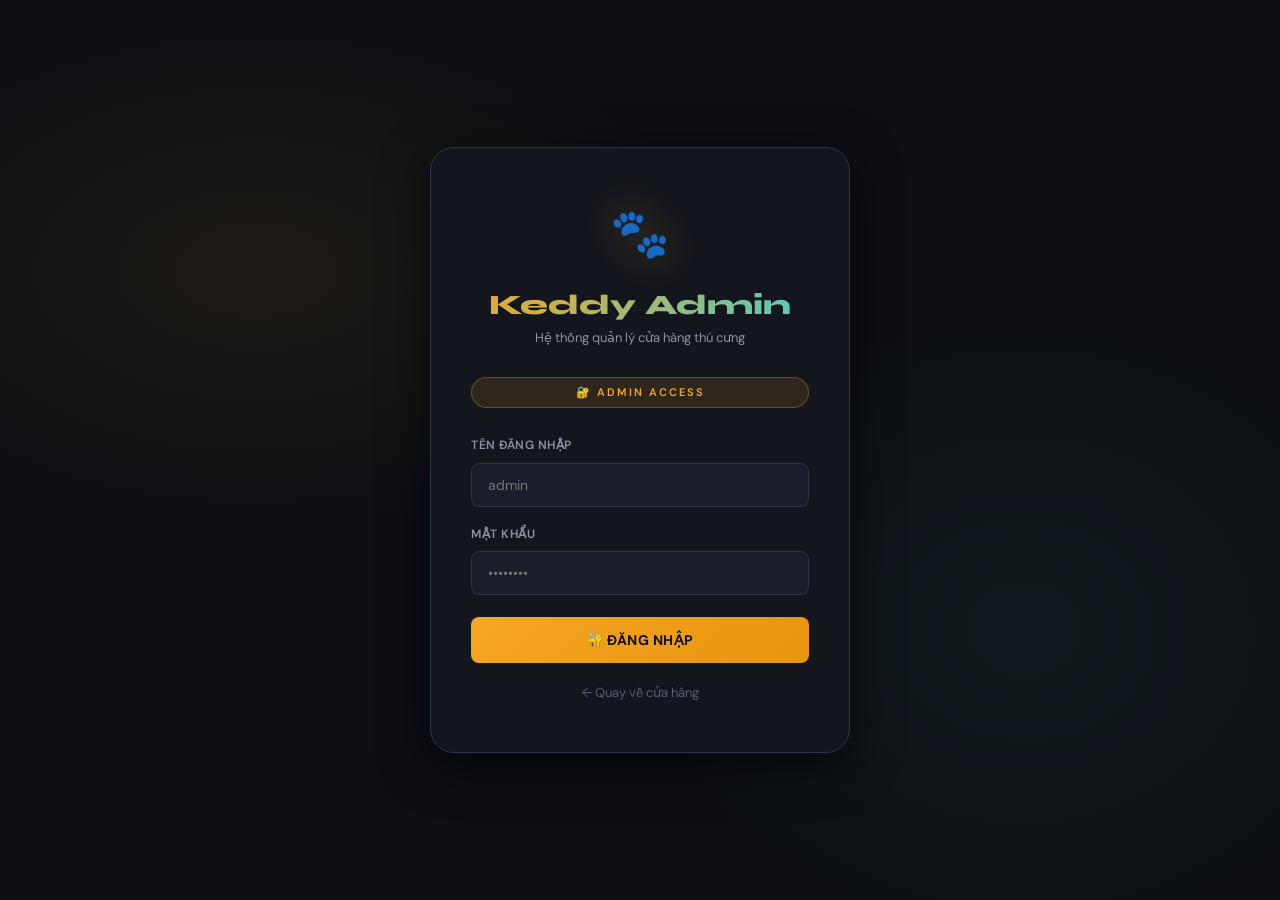
<file: admin.html>
<!DOCTYPE html>
<html lang="vi">
<head>
<meta charset="UTF-8"/>
<meta name="viewport" content="width=device-width, initial-scale=1.0"/>
<title>Keddy Admin — Quản lý cửa hàng thú cưng</title>
<link rel="stylesheet" href="css/admin.css"/>
<link href="https://fonts.googleapis.com/css2?family=Syne:wght@400;600;700;800&family=DM+Sans:wght@300;400;500;600&display=swap" rel="stylesheet"/>
</head>
<body>

<!-- ===================== TOAST ===================== -->
<div id="toast"></div>

<!-- ===================== LOGIN ===================== -->
<div id="loginScreen" class="login-screen">
  <div class="login-box">
    <div class="login-logo">🐾</div>
    <div class="login-brand">Keddy Admin</div>
    <div class="login-sub">Hệ thống quản lý cửa hàng thú cưng</div>
    <div class="login-badge">🔐 ADMIN ACCESS</div>
    <div class="login-error" id="loginError">❌ Sai tên đăng nhập hoặc mật khẩu!</div>
    <div class="form-group">
      <label>TÊN ĐĂNG NHẬP</label>
      <input type="text" id="adminUser" placeholder="admin" autocomplete="username"
        onkeydown="if(event.key==='Enter')doLogin()"/>
    </div>
    <div class="form-group">
      <label>MẬT KHẨU</label>
      <input type="password" id="adminPass" placeholder="••••••••" autocomplete="current-password"
        onkeydown="if(event.key==='Enter')doLogin()"/>
    </div>
    <button class="login-btn" onclick="doLogin()" id="loginBtn">🔐 ĐĂNG NHẬP</button>
    <a href="index.html" class="back-link">← Quay về cửa hàng</a>
  </div>
</div>

<!-- ===================== DASHBOARD ===================== -->
<div id="adminDashboard" class="admin-layout" style="display:none;">

  <!-- SIDEBAR -->
  <aside class="sidebar">
    <div class="sidebar-brand">
      <div class="sidebar-brand-inner">
        <div class="sidebar-logo">🐾</div>
        <div>
          <div class="sidebar-name">Keddy</div>
          <div class="sidebar-role">ADMIN PANEL</div>
        </div>
      </div>
    </div>
    <div class="sidebar-divider"></div>
    <nav class="sidebar-nav">
      <div class="nav-section-label">Tổng quan</div>
      <button class="nav-item active" onclick="showSection('dashboard',this)">
        <span class="nav-icon">📊</span>Dashboard
      </button>
      <div class="nav-section-label">Quản lý</div>
      <button class="nav-item" onclick="showSection('orders',this)">
        <span class="nav-icon">📦</span>Đơn hàng
        <span class="nav-badge" id="pendingCount">...</span>
      </button>
      <button class="nav-item" onclick="showSection('products',this)">
        <span class="nav-icon">🛍</span>Sản phẩm
      </button>
      <button class="nav-item" onclick="showSection('users',this)">
        <span class="nav-icon">👥</span>Khách hàng
      </button>
      <button class="nav-item" onclick="showSection('categories',this)">
        <span class="nav-icon">📂</span>Danh mục
      </button>
      <div class="nav-section-label">Báo cáo</div>
      <button class="nav-item" onclick="showSection('revenue',this)">
        <span class="nav-icon">💰</span>Doanh thu
      </button>
      <button class="nav-item" onclick="showSection('settings',this)">
        <span class="nav-icon">⚙️</span>Cài đặt
      </button>
      <button class="nav-item" onclick="showSection('livechat',this)">
        <span class="nav-icon">💬</span>Live Chat
        <span class="nav-badge" id="chatUnreadCount" style="display:none;">0</span>
      </button>
    </nav>
    <div class="sidebar-footer">
      <div class="sidebar-user" onclick="adminLogout()">
        <div class="sidebar-avatar">A</div>
        <div class="sidebar-user-info">
          <strong>Admin</strong>
          <span>admin@keddy.vn</span>
        </div>
        <span class="sidebar-logout-icon">↩</span>
      </div>
    </div>
  </aside>

  <!-- MAIN -->
  <main class="admin-main">
    <!-- TOPBAR -->
    <div class="topbar">
      <h1 id="pageTitle">📊 Dashboard</h1>
      <div class="topbar-actions">
        <a href="index.html" target="_blank">
          <button class="topbar-btn">🏪 Xem cửa hàng</button>
        </a>
        <button class="logout-topbar" onclick="adminLogout()">🚪 Đăng xuất</button>
      </div>
    </div>

    <div class="admin-content">

      <!-- ======= DASHBOARD ======= -->
      <div id="section-dashboard" class="admin-section active">
        <div class="stats-grid">
          <div class="stat-card">
            <div class="stat-icon blue">📦</div>
            <div class="stat-info">
              <div class="stat-value" id="dash-orders">—</div>
              <div class="stat-label">Tổng đơn hàng</div>
              <div class="stat-change up" id="dash-orders-sub">Đang tải...</div>
            </div>
          </div>
          <div class="stat-card">
            <div class="stat-icon green">💰</div>
            <div class="stat-info">
              <div class="stat-value" id="dash-revenue">—</div>
              <div class="stat-label">Doanh thu tháng</div>
              <div class="stat-change up" id="dash-revenue-sub">Đang tải...</div>
            </div>
          </div>
          <div class="stat-card">
            <div class="stat-icon yellow">👥</div>
            <div class="stat-info">
              <div class="stat-value" id="dash-users">—</div>
              <div class="stat-label">Khách hàng</div>
              <div class="stat-change up">Tổng tài khoản</div>
            </div>
          </div>
          <div class="stat-card">
            <div class="stat-icon red">🛍</div>
            <div class="stat-info">
              <div class="stat-value" id="dash-products">—</div>
              <div class="stat-label">Sản phẩm</div>
              <div class="stat-change down" id="dash-products-sub">Đang tải...</div>
            </div>
          </div>
        </div>
        <div class="table-card">
          <div class="table-header">
            <h3>🕐 Đơn hàng gần đây</h3>
            <button class="add-btn" onclick="showSection('orders',document.querySelectorAll('.nav-item')[1])">Xem tất cả →</button>
          </div>
          <table class="data-table">
            <thead>
              <tr><th>Mã đơn</th><th>Khách hàng</th><th>Tổng tiền</th><th>Trạng thái</th><th>Ngày đặt</th></tr>
            </thead>
            <tbody id="dashOrdersBody">
              <tr class="loading-row"><td colspan="5"><span class="spinner"></span>Đang tải...</td></tr>
            </tbody>
          </table>
        </div>
      </div>

      <!-- ======= ORDERS ======= -->
      <div id="section-orders" class="admin-section">
        <div class="table-card">
          <div class="table-header">
            <h3>📦 Quản lý đơn hàng</h3>
            <div class="table-actions">
              <div class="search-input">
                <input type="text" id="orderSearch" placeholder="Tìm mã đơn, khách hàng..."
                  oninput="debounce(()=>loadOrders(1),400)()"/>
                <button onclick="loadOrders(1)">🔍</button>
              </div>
              <select class="filter-select" id="orderStatus" onchange="loadOrders(1)">
                <option value="">Tất cả trạng thái</option>
                <option value="pending">Chờ xử lý</option>
                <option value="shipping">Đang giao</option>
                <option value="done">Hoàn thành</option>
                <option value="cancelled">Đã hủy</option>
              </select>
            </div>
          </div>
          <table class="data-table">
            <thead>
              <tr><th>Mã đơn</th><th>Khách hàng</th><th>Địa chỉ</th><th>Tổng tiền</th><th>Thanh toán</th><th>Trạng thái</th><th>Ngày đặt</th><th>Thao tác</th></tr>
            </thead>
            <tbody id="ordersBody">
              <tr class="loading-row"><td colspan="8"><span class="spinner"></span>Đang tải...</td></tr>
            </tbody>
          </table>
          <div class="pagination" id="ordersPagination">
            <span id="ordersInfo">—</span>
            <div class="page-btns" id="orderPageBtns"></div>
          </div>
        </div>
      </div>

      <!-- ======= PRODUCTS ======= -->
      <div id="section-products" class="admin-section">
        <div class="table-card">
          <div class="table-header">
            <h3>🛍 Quản lý sản phẩm</h3>
            <div class="table-actions">
              <div class="search-input">
                <input type="text" id="productSearch" placeholder="Tìm sản phẩm..."
                  oninput="debounce(()=>loadProducts(1),400)()"/>
                <button onclick="loadProducts(1)">🔍</button>
              </div>
              <button class="add-btn" onclick="openProductModal()">➕ Thêm sản phẩm</button>
            </div>
          </div>
          <table class="data-table">
            <thead>
              <tr><th>Sản phẩm</th><th>Danh mục</th><th>Giá bán</th><th>Tồn kho</th><th>Đã bán</th><th>Trạng thái</th><th>Thao tác</th></tr>
            </thead>
            <tbody id="productsBody">
              <tr class="loading-row"><td colspan="7"><span class="spinner"></span>Đang tải...</td></tr>
            </tbody>
          </table>
          <div class="pagination">
            <span id="productsInfo">—</span>
            <div class="page-btns" id="productPageBtns"></div>
          </div>
        </div>
      </div>

      <!-- ======= USERS ======= -->
      <div id="section-users" class="admin-section">
        <div class="table-card">
          <div class="table-header">
            <h3>👥 Quản lý khách hàng</h3>
            <div class="search-input">
              <input type="text" id="userSearch" placeholder="Tìm khách hàng..."
                oninput="debounce(()=>loadUsers(1),400)()"/>
              <button onclick="loadUsers(1)">🔍</button>
            </div>
          </div>
          <table class="data-table">
            <thead>
              <tr><th>Khách hàng</th><th>Email</th><th>SĐT</th><th>Đơn hàng</th><th>Tổng chi tiêu</th><th>Trạng thái</th><th>Thao tác</th></tr>
            </thead>
            <tbody id="usersBody">
              <tr class="loading-row"><td colspan="7"><span class="spinner"></span>Đang tải...</td></tr>
            </tbody>
          </table>
          <div class="pagination">
            <span id="usersInfo">—</span>
            <div class="page-btns" id="userPageBtns"></div>
          </div>
        </div>
      </div>

      <!-- ======= CATEGORIES ======= -->
      <div id="section-categories" class="admin-section">
        <div class="table-card">
          <div class="table-header">
            <h3>📂 Quản lý danh mục</h3>
            <button class="add-btn" onclick="openCategoryModal()">➕ Thêm danh mục</button>
          </div>
          <table class="data-table">
            <thead>
              <tr><th>Tên danh mục</th><th>Slug</th><th>Số sản phẩm</th><th>Trạng thái</th><th>Thao tác</th></tr>
            </thead>
            <tbody id="categoriesBody">
              <tr class="loading-row"><td colspan="5"><span class="spinner"></span>Đang tải...</td></tr>
            </tbody>
          </table>
        </div>
      </div>

      <!-- ======= REVENUE ======= -->
      <div id="section-revenue" class="admin-section">
        <div class="stats-grid">
          <div class="stat-card"><div class="stat-icon green">💰</div><div class="stat-info"><div class="stat-value" id="rev-month">—</div><div class="stat-label">Tháng này</div><div class="stat-change up">Doanh thu thuần</div></div></div>
          <div class="stat-card"><div class="stat-icon blue">📅</div><div class="stat-info"><div class="stat-value" id="rev-year">—</div><div class="stat-label">Năm nay</div><div class="stat-change up">Tổng doanh thu</div></div></div>
          <div class="stat-card"><div class="stat-icon yellow">🛒</div><div class="stat-info"><div class="stat-value" id="rev-avg">—</div><div class="stat-label">Giá trị đơn TB</div><div class="stat-change up">Trung bình</div></div></div>
          <div class="stat-card"><div class="stat-icon red">🔄</div><div class="stat-info"><div class="stat-value" id="rev-cancelled">—</div><div class="stat-label">Đơn hủy</div><div class="stat-change down">Tháng này</div></div></div>
        </div>
        <div class="revenue-chart-placeholder">
          <div class="chart-icon">📊</div>
          <p>Tích hợp biểu đồ Chart.js khi có dữ liệu từ backend</p>
        </div>
      </div>

      <!-- ======= SETTINGS ======= -->
      <div id="section-settings" class="admin-section">
        <div class="settings-card">
          <h4>🏪 Thông tin cửa hàng</h4>
          <div class="settings-grid">
            <div class="modal-form-group">
              <label>TÊN CỬA HÀNG</label>
              <input type="text" id="set-name" value="Keddy Pet Shop"/>
            </div>
            <div class="modal-form-group">
              <label>HOTLINE</label>
              <input type="text" id="set-phone" value="123456789"/>
            </div>
            <div class="modal-form-group">
              <label>EMAIL</label>
              <input type="email" id="set-email" value="support@keddy.vn"/>
            </div>
            <div class="modal-form-group">
              <label>WEBSITE</label>
              <input type="text" id="set-web" value="https://keddy.vn"/>
            </div>
          </div>
          <div class="modal-form-group">
            <label>ĐỊA CHỈ</label>
            <input type="text" id="set-addr" value="123 Đường ABC, Quận X, TP. HCM"/>
          </div>
          <button class="settings-save" onclick="saveSettings()">💾 Lưu cài đặt</button>
        </div>
        <div class="settings-card">
          <h4>🔐 Đổi mật khẩu Admin</h4>
          <div class="settings-grid">
            <div class="modal-form-group">
              <label>MẬT KHẨU CŨ</label>
              <input type="password" id="set-old-pass" placeholder="••••••••"/>
            </div>
            <div class="modal-form-group">
              <label>MẬT KHẨU MỚI</label>
              <input type="password" id="set-new-pass" placeholder="••••••••"/>
            </div>
          </div>
          <button class="settings-save" onclick="changePassword()">🔐 Đổi mật khẩu</button>
        </div>
      </div>

      <!-- ======= LIVE CHAT ======= -->
      <div id="section-livechat" class="admin-section">
        <div class="table-card" style="padding:0;overflow:hidden;">
          <div style="display:flex;height:620px;">

            <!-- Danh sách khách -->
            <div style="width:260px;border-right:1px solid var(--border);display:flex;flex-direction:column;">
              <div style="padding:16px;font-weight:700;font-size:15px;border-bottom:1px solid var(--border);background:var(--surface2);">
                💬 Cuộc trò chuyện
              </div>
              <div id="chat-session-list" style="overflow-y:auto;flex:1;padding:8px;">
                <div style="text-align:center;color:var(--text-dim);padding:20px;">Đang tải...</div>
              </div>
            </div>

            <!-- Khung chat -->
            <div style="flex:1;display:flex;flex-direction:column;">
              <div id="admin-chat-header" style="padding:16px;font-weight:700;border-bottom:1px solid var(--border);background:var(--surface2);">
                Chọn một cuộc trò chuyện 👈
              </div>
              <div id="admin-messages" style="flex:1;overflow-y:auto;padding:16px;display:flex;flex-direction:column;gap:10px;">
                <div style="text-align:center;color:var(--text-dim);margin-top:40px;">Chưa có tin nhắn</div>
              </div>
              <div style="padding:12px;border-top:1px solid var(--border);display:flex;gap:8px;background:var(--surface2);">
                <input type="text" id="admin-chat-input"
                  placeholder="Nhập tin nhắn trả lời..."
                  style="flex:1;padding:10px 14px;border:1px solid var(--border);border-radius:8px;background:var(--surface);color:var(--text);outline:none;"
                  onkeydown="if(event.key==='Enter')adminSendMessage()">
                <button onclick="adminSendMessage()"
                  style="padding:10px 20px;background:var(--accent);color:white;border:none;border-radius:8px;cursor:pointer;font-weight:600;">
                  Gửi ➤
                </button>
              </div>
            </div>

          </div>
        </div>
      </div>

    </div><!-- /admin-content -->
  </main>
</div>

<!-- ======= PRODUCT MODAL ======= -->
<div class="modal-overlay" id="productModal">
  <div class="modal">
    <h3 id="productModalTitle">➕ Thêm sản phẩm mới</h3>
    <div class="modal-form-group">
      <label>TÊN SẢN PHẨM *</label>
      <input type="text" id="pName" placeholder="Nhập tên sản phẩm"/>
    </div>
    <div class="modal-row">
      <div class="modal-form-group">
        <label>DANH MỤC</label>
        <select id="pCat">
          <option>Thức ăn cho chó</option>
          <option>Thức ăn cho mèo</option>
          <option>Phụ kiện</option>
          <option>Hàng mới về</option>
        </select>
      </div>
      <div class="modal-form-group">
        <label>TỒN KHO</label>
        <input type="number" id="pStock" placeholder="0" min="0"/>
      </div>
    </div>
    <div class="modal-row">
      <div class="modal-form-group">
        <label>GIÁ BÁN (đ) *</label>
        <input type="number" id="pPrice" placeholder="0" min="0"/>
      </div>
      <div class="modal-form-group">
        <label>GIÁ GỐC (đ)</label>
        <input type="number" id="pOldPrice" placeholder="0" min="0"/>
      </div>
    </div>
    <div class="modal-form-group">
      <label>URL HÌNH ẢNH</label>
      <input type="text" id="pImage" placeholder="https://..."/>
    </div>
    <div class="modal-form-group">
      <label>MÔ TẢ</label>
      <textarea id="pDesc" placeholder="Mô tả sản phẩm..." rows="3"></textarea>
    </div>
    <div class="modal-btns">
      <button class="modal-btn secondary" onclick="closeModal('productModal')">Hủy</button>
      <button class="modal-btn primary" onclick="saveProduct()">💾 Lưu sản phẩm</button>
    </div>
  </div>
</div>

<!-- ======= CATEGORY MODAL ======= -->
<div class="modal-overlay" id="categoryModal">
  <div class="modal">
    <h3 id="categoryModalTitle">➕ Thêm danh mục</h3>
    <div class="modal-form-group">
      <label>TÊN DANH MỤC *</label>
      <input type="text" id="cName" placeholder="VD: Thức ăn cho chó"/>
    </div>
    <div class="modal-form-group">
      <label>ICON (emoji)</label>
      <input type="text" id="cIcon" placeholder="🐕"/>
    </div>
    <div class="modal-form-group">
      <label>SLUG</label>
      <input type="text" id="cSlug" placeholder="thuc-an-cho-cho"/>
    </div>
    <div class="modal-btns">
      <button class="modal-btn secondary" onclick="closeModal('categoryModal')">Hủy</button>
      <button class="modal-btn primary" onclick="saveCategory()">💾 Lưu danh mục</button>
    </div>
  </div>
</div>

<!-- ======= ORDER DETAIL MODAL ======= -->
<div class="modal-overlay" id="orderDetailModal">
  <div class="modal" style="max-width:600px;">
    <h3>📋 Chi tiết đơn hàng <span id="orderDetailCode" style="color:var(--accent)"></span></h3>
    <div id="orderDetailContent" style="color:var(--text-mid);font-size:13.5px;"></div>
    <div class="modal-btns">
      <button class="modal-btn secondary" onclick="closeModal('orderDetailModal')">Đóng</button>
    </div>
  </div>
</div>

<script>
const API = 'http://localhost:8000/keddys/api';
let currentProductId = null;
let currentCategoryId = null;
let _debounceTimers = {};

// ============================================================
// UTILITIES
// ============================================================
function debounce(fn, ms) {
  return function(...args) {
    clearTimeout(_debounceTimers[fn]);
    _debounceTimers[fn] = setTimeout(() => fn(...args), ms);
  };
}

function toast(msg, type = 'info') {
  const t = document.getElementById('toast');
  const el = document.createElement('div');
  el.className = `toast-item ${type}`;
  const icons = { success: '✅', error: '❌', info: 'ℹ️' };
  el.innerHTML = `<span>${icons[type]||'ℹ️'}</span> ${msg}`;
  t.appendChild(el);
  setTimeout(() => { el.style.animation = 'toastOut .3s ease both'; setTimeout(() => el.remove(), 300); }, 3000);
}

function fmtMoney(n) {
  return Number(n).toLocaleString('vi-VN') + 'đ';
}

function fmtMoneyShort(n) {
  n = Number(n);
  if (n >= 1e9) return (n / 1e9).toFixed(1) + 'B';
  if (n >= 1e6) return (n / 1e6).toFixed(1) + 'M';
  if (n >= 1e3) return (n / 1e3).toFixed(0) + 'K';
  return n.toLocaleString('vi-VN');
}
function fmtPayment(val) {
  const map = {
    cash:     '💵 Tiền mặt (COD)',
    transfer: '🏦 Chuyển khoản ngân hàng',
    card:     '💳 Thẻ tín dụng / ghi nợ',
  };
  return map[val] || val || 'COD';
}
function fmtDate(s) {
  if (!s) return '—';
  const d = new Date(s);
  return d.toLocaleDateString('vi-VN');
}

function statusBadge(s) {
  const map = {
    'pending':    'badge-pending',
    'shipping':   'badge-shipping',
    'done':       'badge-done',
    'cancelled':  'badge-cancelled',
    'Chờ xử lý':  'badge-pending',
    'Đang giao':  'badge-shipping',
    'Hoàn thành': 'badge-done',
    'Đã hủy':     'badge-cancelled',
  };
  const labels = {
    'pending':   'Chờ xử lý',
    'shipping':  'Đang giao',
    'done':      'Hoàn thành',
    'cancelled': 'Đã hủy',
  };
  const label = labels[s] || s;
  return `<span class="badge ${map[s]||'badge-pending'}">${label}</span>`;
}

async function apiFetch(url, options = {}) {
  try {
    const res = await fetch(API + url, options);
    const ct = res.headers.get('content-type') || '';
    if (ct.includes('json')) return await res.json();
    const text = await res.text();
    return { ok: text.trim() === 'success', raw: text.trim() };
  } catch (e) {
    console.error(e);
    return { ok: false, msg: 'Lỗi kết nối server' };
  }
}

function renderPagination(containerId, infoId, current, total, limit, onPage) {
  const pages = Math.ceil(total / limit);
  document.getElementById(infoId).textContent =
    `Hiển thị ${Math.min((current-1)*limit+1,total)}–${Math.min(current*limit,total)} / ${total}`;
  const c = document.getElementById(containerId);
  c.innerHTML = '';
  if (pages <= 1) return;
  const add = (label, page, active) => {
    const b = document.createElement('button');
    b.className = 'page-btn' + (active ? ' active' : '');
    b.textContent = label;
    if (!active) b.onclick = () => onPage(page);
    c.appendChild(b);
  };
  if (current > 1) add('←', current - 1, false);
  for (let i = Math.max(1, current-2); i <= Math.min(pages, current+2); i++) add(i, i, i===current);
  if (current < pages) add('→', current + 1, false);
}

function openModal(id) { document.getElementById(id).classList.add('show'); }
function closeModal(id) { document.getElementById(id).classList.remove('show'); }

document.querySelectorAll('.modal-overlay').forEach(o => {
  o.addEventListener('click', e => { if (e.target === o) o.classList.remove('show'); });
});

// ============================================================
// LOGIN / LOGOUT
// ============================================================
async function doLogin() {
  const user = document.getElementById('adminUser').value.trim();
  const pass = document.getElementById('adminPass').value.trim();
  const err  = document.getElementById('loginError');
  const btn  = document.getElementById('loginBtn');

  if (!user || !pass) { err.textContent = '❌ Vui lòng nhập đầy đủ!'; err.style.display = 'block'; return; }

  btn.textContent = '⏳ Đang đăng nhập...';
  btn.disabled = true;

  const res = await apiFetch('/admin_login.php', {
    method: 'POST',
    headers: { 'Content-Type': 'application/x-www-form-urlencoded' },
    body: `username=${encodeURIComponent(user)}&password=${encodeURIComponent(pass)}`
  });

  btn.textContent = '🔐 ĐĂNG NHẬP';
  btn.disabled = false;

  if (res.ok || res.raw === 'success') {
    localStorage.setItem('adminAuth', JSON.stringify({ username: res.username, email: res.email, role: 'admin' }));
    document.getElementById('loginScreen').style.display = 'none';
    document.getElementById('adminDashboard').style.display = 'flex';
    initDashboard();
  } else {
    err.textContent = res.msg === 'Lỗi kết nối server'
      ? '❌ Không kết nối được server!'
      : '❌ Sai tên đăng nhập hoặc mật khẩu!';
    err.style.display = 'block';
    setTimeout(() => err.style.display = 'none', 4000);
  }
}

async function adminLogout() {
  if (!confirm('Bạn có muốn đăng xuất?')) return;
  if (adminPollInterval)   clearInterval(adminPollInterval);
  if (sessionPollInterval) clearInterval(sessionPollInterval);
  adminPollInterval   = null;
  sessionPollInterval = null;
  await fetch('api/logout.php');          // ← thêm dòng này
  localStorage.removeItem('adminAuth');
  document.getElementById('adminDashboard').style.display = 'none';
  document.getElementById('loginScreen').style.display   = 'flex';
  document.getElementById('adminUser').value = '';
  document.getElementById('adminPass').value = '';
}

// ============================================================
// NAVIGATION
// ============================================================
const sectionTitles = {
  dashboard:  '📊 Dashboard',
  orders:     '📦 Quản lý đơn hàng',
  products:   '🛍 Quản lý sản phẩm',
  users:      '👥 Quản lý khách hàng',
  categories: '📂 Quản lý danh mục',
  revenue:    '💰 Báo cáo doanh thu',
  settings:   '⚙️ Cài đặt hệ thống',
  livechat:   '💬 Live Chat',         // ← thêm vào đây
};

const sectionLoaders = {
  orders:     () => loadOrders(1),
  products:   () => loadProducts(1),
  users:      () => loadUsers(1),
  categories: () => loadCategories(),
  revenue:    () => loadRevenue(),
  livechat:   () => {                 // ← thêm vào đây
    loadChatSessions();
    if (sessionPollInterval) clearInterval(sessionPollInterval);
    sessionPollInterval = setInterval(loadChatSessions, 5000);
  },
};

function showSection(name, btn) {
  // Dừng sessionPoll khi rời khỏi livechat
  if (name !== 'livechat' && sessionPollInterval) {
    clearInterval(sessionPollInterval);
    sessionPollInterval = null;
  }
  // Dừng adminPoll khi rời khỏi livechat
  if (name !== 'livechat' && adminPollInterval) {
    clearInterval(adminPollInterval);
    adminPollInterval = null;
  }

  document.querySelectorAll('.admin-section').forEach(s => s.classList.remove('active'));
  document.getElementById('section-' + name).classList.add('active');
  document.querySelectorAll('.nav-item').forEach(b => b.classList.remove('active'));
  if (btn) btn.classList.add('active');
  document.getElementById('pageTitle').textContent = sectionTitles[name] || name;
  if (sectionLoaders[name]) sectionLoaders[name]();
}

// ============================================================
// DASHBOARD
// ============================================================
async function initDashboard() {
  const ord = await apiFetch('/orders.php?page=1&limit=5');
  const dashBody = document.getElementById('dashOrdersBody');
  if (ord.ok && ord.data?.length) {
    dashBody.innerHTML = ord.data.map(o => `
      <tr>
        <td><strong style="color:var(--accent)">#${o.order_code||o.id}</strong></td>
        <td>${o.username||'—'}</td>
        <td style="color:var(--red);font-weight:700">${fmtMoney(o.total)}</td>
        <td>${statusBadge(o.status)}</td>
        <td>${fmtDate(o.created_at)}</td>
      </tr>`).join('');
    document.getElementById('dash-orders').textContent = ord.total ?? ord.data.length;
    const pending = ord.data.filter(o => o.status === 'Chờ xử lý').length;
    document.getElementById('dash-orders-sub').textContent = `${pending} chờ xử lý`;
    document.getElementById('pendingCount').textContent = pending;
  } else {
    dashBody.innerHTML = '<tr class="loading-row"><td colspan="5">Chưa có đơn hàng nào</td></tr>';
    document.getElementById('dash-orders').textContent = '0';
  }

  const prod = await apiFetch('/products.php?page=1&limit=1');
  if (prod.ok) {
    document.getElementById('dash-products').textContent = prod.total ?? '—';
    const outStock = prod.data?.filter(p => p.stock == 0).length || 0;
    document.getElementById('dash-products-sub').textContent = outStock ? `▼ ${outStock} hết hàng` : 'Đủ hàng';
  }

  const users = await apiFetch('/users.php?page=1&limit=1');
  if (users.ok) document.getElementById('dash-users').textContent = users.total ?? '—';

  const rev = await apiFetch('/revenue.php');
  if (rev.ok) {
    document.getElementById('dash-revenue').textContent = fmtMoneyShort(rev.month_total ?? 0);
    document.getElementById('dash-revenue-sub').textContent = `Tháng ${new Date().getMonth()+1}`;
  }
}

// ============================================================
// ORDERS
// ============================================================
let ordersPage = 1;

async function loadOrders(page = 1) {
  ordersPage = page;
  const search = encodeURIComponent(document.getElementById('orderSearch')?.value || '');
  const status = encodeURIComponent(document.getElementById('orderStatus')?.value || '');
  const limit  = 10;

  document.getElementById('ordersBody').innerHTML =
    `<tr class="loading-row"><td colspan="8"><span class="spinner"></span>Đang tải...</td></tr>`;

  const json = await apiFetch(`/orders.php?page=${page}&limit=${limit}&search=${search}&status=${status}`);

  const tbody = document.getElementById('ordersBody');
  if (!json.ok || !json.data?.length) {
    tbody.innerHTML = `<tr><td colspan="8"><div class="empty-state"><div class="empty-icon">📭</div><p>Không có đơn hàng nào</p></div></td></tr>`;
    return;
  }

  const statuses = [
    { val: 'pending',   label: 'Chờ xử lý' },
    { val: 'shipping',  label: 'Đang giao' },
    { val: 'done',      label: 'Hoàn thành' },
    { val: 'cancelled', label: 'Đã hủy' },
  ];
  tbody.innerHTML = json.data.map(o => {
    const opts = statuses.map(s =>
      `<option value="${s.val}" ${o.status===s.val?'selected':''}>${s.label}</option>`
    ).join('');
    return `<tr>
      <td><strong style="color:var(--accent)">#${o.order_code||o.id}</strong></td>
      <td>${o.username||'—'}</td>
      <td style="max-width:120px;overflow:hidden;text-overflow:ellipsis;white-space:nowrap;">${o.address||'—'}</td>
      <td style="color:var(--red);font-weight:700;">${fmtMoney(o.total)}</td>
      <td>${fmtPayment(o.payment_method)}</td>
      <td><select class="status-select" data-prev="${o.status}" onchange="updateOrderStatus(${o.id},this.value,this)">${opts}</select></td>
      <td>${fmtDate(o.created_at)}</td>
      <td>
        <button class="table-btn view" onclick="viewOrder(${o.id})">Xem</button>
        <button class="table-btn delete" onclick="deleteOrder(${o.id},this)">Xóa</button>
      </td>
    </tr>`;
  }).join('');

  renderPagination('orderPageBtns','ordersInfo', page, json.total, limit, loadOrders);
}

async function updateOrderStatus(id, status, sel) {
  const prevValue = sel.dataset.prev || sel.value;
  sel.disabled = true;

  const json = await apiFetch('/orders.php', {
    method: 'PUT',
    headers: { 'Content-Type': 'application/json' },
    body: JSON.stringify({ id, status })
  });

  sel.disabled = false;

  if (json.ok) {
    toast('Cập nhật thành công!', 'success');
    sel.dataset.prev = status;
    const currentFilter = document.getElementById('orderStatus').value;
    if (currentFilter && currentFilter !== status) {
      const row = sel.closest('tr');
      row.style.transition = 'opacity 0.3s';
      row.style.opacity = '0';
      setTimeout(() => { row.remove(); }, 300);
    }
  } else {
    toast(json.msg || 'Lỗi cập nhật', 'error');
    sel.value = prevValue;
  }
}

async function deleteOrder(id, btn) {
  confirmDelete('Xóa sản phẩm?', 'Sản phẩm này sẽ bị xóa vĩnh viễn và không thể khôi phục.', async () => {
    const json = await apiFetch('/products.php', {
      method: 'DELETE',
      headers: { 'Content-Type': 'application/json' },
      body: JSON.stringify({ id }),
    });
    if (json.ok) { btn.closest('tr').remove(); toast('Đã xóa sản phẩm', 'success'); }
    else toast(json.msg || 'Lỗi xóa', 'error');
  });
}

async function viewOrder(id) {
  const json = await apiFetch(`/orders.php?id=${id}`);
  if (!json.ok || !json.data) { toast('Không tìm thấy đơn hàng', 'error'); return; }
  const o = json.data[0] || json.data;
  document.getElementById('orderDetailCode').textContent = `#${o.order_code||o.id}`;
  document.getElementById('orderDetailContent').innerHTML = `
    <table style="width:100%;border-collapse:collapse;margin-top:12px;">
      <tr style="border-bottom:1px solid var(--border)"><td style="padding:10px 0;color:var(--text-dim)">Khách hàng</td><td style="padding:10px 0;font-weight:600">${o.username||'—'}</td></tr>
      <tr style="border-bottom:1px solid var(--border)"><td style="padding:10px 0;color:var(--text-dim)">Email</td><td style="padding:10px 0">${o.email||'—'}</td></tr>
      <tr style="border-bottom:1px solid var(--border)"><td style="padding:10px 0;color:var(--text-dim)">Địa chỉ</td><td style="padding:10px 0">${o.address||'—'}</td></tr>
      <tr style="border-bottom:1px solid var(--border)"><td style="padding:10px 0;color:var(--text-dim)">Thanh toán</td><td style="padding:10px 0">${fmtPayment(o.payment_method)}</td></tr>
      <tr style="border-bottom:1px solid var(--border)"><td style="padding:10px 0;color:var(--text-dim)">Trạng thái</td><td style="padding:10px 0">${statusBadge(o.status)}</td></tr>
      <tr style="border-bottom:1px solid var(--border)"><td style="padding:10px 0;color:var(--text-dim)">Tổng tiền</td><td style="padding:10px 0;color:var(--red);font-weight:700;font-size:16px">${fmtMoney(o.total)}</td></tr>
      <tr><td style="padding:10px 0;color:var(--text-dim)">Ngày đặt</td><td style="padding:10px 0">${fmtDate(o.created_at)}</td></tr>
    </table>`;
  openModal('orderDetailModal');
}

// ============================================================
// PRODUCTS
// ============================================================
let productsPage = 1;

async function loadProducts(page = 1) {
  productsPage = page;
  const search = encodeURIComponent(document.getElementById('productSearch')?.value || '');
  const limit  = 10;

  document.getElementById('productsBody').innerHTML =
    `<tr class="loading-row"><td colspan="7"><span class="spinner"></span>Đang tải...</td></tr>`;

  const json = await apiFetch(`/products.php?page=${page}&limit=${limit}&search=${search}`);
  const tbody = document.getElementById('productsBody');

  if (!json.ok || !json.data?.length) {
    tbody.innerHTML = `<tr><td colspan="7"><div class="empty-state"><div class="empty-icon">🛍</div><p>Không có sản phẩm nào</p></div></td></tr>`;
    return;
  }

  tbody.innerHTML = json.data.map(p => `
    <tr>
      <td>
        <div class="product-cell">
          <img class="product-thumb" src="${p.image||'https://via.placeholder.com/42x42/1A1E28/555E72?text=📦'}" alt=""/>
          <div class="product-cell-info">
            <strong>${p.name}</strong>
            <span>SKU: #${p.id}</span>
          </div>
        </div>
      </td>
      <td>${p.category||'—'}</td>
      <td style="font-weight:700;color:var(--accent)">${fmtMoney(p.price)}</td>
      <td>${p.stock}</td>
      <td>${p.sold||0}</td>
      <td>${p.stock>0
        ? '<span class="badge badge-active">Đang bán</span>'
        : '<span class="badge badge-inactive">Hết hàng</span>'}</td>
      <td>
        <button class="table-btn edit" onclick='openProductModal(${JSON.stringify(p)})'>Sửa</button>
        <button class="table-btn delete" onclick="deleteProduct(${p.id},this)">Xóa</button>
      </td>
    </tr>`).join('');

  renderPagination('productPageBtns','productsInfo', page, json.total, limit, loadProducts);
}

async function openProductModal(product = null) {
  currentProductId = product?.id ?? null;
  document.getElementById('productModalTitle').textContent =
    currentProductId ? '✏️ Sửa sản phẩm' : '➕ Thêm sản phẩm mới';
  document.getElementById('pName').value     = product?.name        ?? '';
  document.getElementById('pPrice').value    = product?.price       ?? '';
  document.getElementById('pOldPrice').value = product?.old_price   ?? '';
  document.getElementById('pStock').value    = product?.stock       ?? '';
  document.getElementById('pImage').value    = product?.image       ?? '';
  document.getElementById('pDesc').value     = product?.description ?? '';

  const cats = await apiFetch('/categories.php');
  const sel  = document.getElementById('pCat');
  sel.innerHTML = '<option value="">-- Chọn danh mục --</option>';
  if (cats.ok && cats.data?.length) {
    cats.data.forEach(c => {
      const opt = document.createElement('option');
      opt.value       = c.id;
      opt.textContent = (c.icon || '') + ' ' + c.name;
      if (product?.category_id == c.id) opt.selected = true;
      sel.appendChild(opt);
    });
  }

  openModal('productModal');
}

async function saveProduct() {
  const name  = document.getElementById('pName').value.trim();
  const price = document.getElementById('pPrice').value;
  if (!name || !price) { toast('Vui lòng điền tên và giá!', 'error'); return; }

  const body = {
    id:          currentProductId,
    name,
    category_id: parseInt(document.getElementById('pCat').value) || 0,
    price:       Number(price),
    old_price:   Number(document.getElementById('pOldPrice').value || 0),
    stock:       Number(document.getElementById('pStock').value || 0),
    image:       document.getElementById('pImage').value.trim(),
    description: document.getElementById('pDesc').value.trim(),
  };

  const json = await apiFetch('/products.php', {
    method: currentProductId ? 'PUT' : 'POST',
    headers: { 'Content-Type': 'application/json' },
    body: JSON.stringify(body),
  });

  if (json.ok) {
    toast(json.msg || 'Đã lưu sản phẩm', 'success');
    closeModal('productModal');
    loadProducts(productsPage);
  } else {
    toast(json.msg || 'Lỗi lưu sản phẩm', 'error');
  }
}

async function deleteProduct(id, btn) {
  if (!confirm('Xóa sản phẩm này?')) return;
  const json = await apiFetch('/products.php', {
    method: 'DELETE',
    headers: { 'Content-Type': 'application/json' },
    body: JSON.stringify({ id }),
  });
  if (json.ok) { btn.closest('tr').remove(); toast('Đã xóa sản phẩm', 'success'); }
  else toast(json.msg || 'Lỗi xóa', 'error');
}

// ============================================================
// USERS
// ============================================================
let usersPage = 1;

async function loadUsers(page = 1) {
  usersPage = page;
  const search = encodeURIComponent(document.getElementById('userSearch')?.value || '');
  const limit  = 10;

  document.getElementById('usersBody').innerHTML =
    `<tr class="loading-row"><td colspan="7"><span class="spinner"></span>Đang tải...</td></tr>`;

  const json = await apiFetch(`/users.php?page=${page}&limit=${limit}&search=${search}`);
  const tbody = document.getElementById('usersBody');

  if (!json.ok || !json.data?.length) {
    tbody.innerHTML = `<tr><td colspan="7"><div class="empty-state"><div class="empty-icon">👥</div><p>Không có khách hàng nào</p></div></td></tr>`;
    return;
  }

  const colors = ['var(--blue)','var(--green)','var(--accent)','var(--accent4)','var(--accent3)'];
  tbody.innerHTML = json.data.map((u, i) => `
    <tr>
      <td>
        <div class="product-cell">
          <div class="user-avatar" style="background:${colors[i%colors.length]}22;color:${colors[i%colors.length]}">
            ${(u.username||'?')[0].toUpperCase()}
          </div>
          <div class="product-cell-info">
            <strong>${u.username}</strong>
            <span>Tham gia: ${fmtDate(u.created_at)}</span>
          </div>
        </div>
      </td>
      <td>${u.email||'—'}</td>
      <td>${u.phone||'—'}</td>
      <td>${u.order_count||0}</td>
      <td style="font-weight:700;color:var(--red)">${fmtMoney(u.total_spent||0)}</td>
      <td>${u.is_active==0
        ? '<span class="badge badge-inactive">Bị khóa</span>'
        : '<span class="badge badge-active">Hoạt động</span>'}</td>
      <td>
        <button class="table-btn view" onclick="alert('Xem chi tiết: ${u.username}')">Xem</button>
        <button class="table-btn delete" onclick="lockUser(${u.id},this)">Khóa</button>
      </td>
    </tr>`).join('');

  renderPagination('userPageBtns','usersInfo', page, json.total, limit, loadUsers);
}

async function lockUser(id, btn) {
  if (!confirm('Khóa tài khoản này?')) return;
  const json = await apiFetch('/users.php', {
    method: 'PUT',
    headers: { 'Content-Type': 'application/json' },
    body: JSON.stringify({ id, is_active: 0 }),
  });
  if (json.ok) { toast('Đã khóa tài khoản', 'success'); loadUsers(usersPage); }
  else toast(json.msg || 'Lỗi', 'error');
}

// ============================================================
// CATEGORIES
// ============================================================
async function loadCategories() {
  document.getElementById('categoriesBody').innerHTML =
    `<tr class="loading-row"><td colspan="5"><span class="spinner"></span>Đang tải...</td></tr>`;

  const json = await apiFetch('/categories.php');
  const tbody = document.getElementById('categoriesBody');

  if (!json.ok || !json.data?.length) {
    tbody.innerHTML = `<tr><td colspan="5"><div class="empty-state"><div class="empty-icon">📂</div><p>Chưa có danh mục nào</p></div></td></tr>`;
    return;
  }

  tbody.innerHTML = json.data.map(c => `
    <tr>
      <td><strong>${c.icon||'📂'} ${c.name}</strong></td>
      <td style="color:var(--text-dim)">${c.slug||'—'}</td>
      <td>${c.product_count||0}</td>
      <td><span class="badge badge-active">Hiện</span></td>
      <td>
        <button class="table-btn edit" onclick='openCategoryModal(${JSON.stringify(c)})'>Sửa</button>
        <button class="table-btn delete" onclick="deleteCategory(${c.id},this)">Xóa</button>
      </td>
    </tr>`).join('');
}

function openCategoryModal(cat = null) {
  currentCategoryId = cat?.id ?? null;
  document.getElementById('categoryModalTitle').textContent =
    currentCategoryId ? '✏️ Sửa danh mục' : '➕ Thêm danh mục';
  document.getElementById('cName').value = cat?.name  ?? '';
  document.getElementById('cIcon').value = cat?.icon  ?? '';
  document.getElementById('cSlug').value = cat?.slug  ?? '';
  openModal('categoryModal');
}

async function saveCategory() {
  const name = document.getElementById('cName').value.trim();
  if (!name) { toast('Vui lòng nhập tên danh mục!', 'error'); return; }

  const body = {
    id:   currentCategoryId,
    name,
    icon: document.getElementById('cIcon').value.trim(),
    slug: document.getElementById('cSlug').value.trim() ||
          name.toLowerCase().replace(/\s+/g,'-').replace(/[^\w-]/g,''),
  };

  const json = await apiFetch('/categories.php', {
    method: currentCategoryId ? 'PUT' : 'POST',
    headers: { 'Content-Type': 'application/json' },
    body: JSON.stringify(body),
  });

  if (json.ok) {
    toast(json.msg || 'Đã lưu danh mục', 'success');
    closeModal('categoryModal');
    loadCategories();
  } else toast(json.msg || 'Lỗi', 'error');
}

async function deleteProduct(id, btn) {
  confirmDelete('Xóa sản phẩm?', 'Sản phẩm này sẽ bị xóa vĩnh viễn và không thể khôi phục.', async () => {
    const json = await apiFetch('/products.php', {
      method: 'DELETE',
      headers: { 'Content-Type': 'application/json' },
      body: JSON.stringify({ id }),
    });
    if (json.ok) { btn.closest('tr').remove(); toast('Đã xóa sản phẩm', 'success'); }
    else toast(json.msg || 'Lỗi xóa', 'error');
  });
}

// ============================================================
// REVENUE
// ============================================================
async function loadRevenue() {
  const json = await apiFetch('/revenue.php');
  if (json.ok) {
    document.getElementById('rev-month').textContent     = fmtMoneyShort(json.month_total   ?? 0);
    document.getElementById('rev-year').textContent      = fmtMoneyShort(json.year_total    ?? 0);
    document.getElementById('rev-avg').textContent       = fmtMoneyShort(json.avg_order     ?? 0);
    document.getElementById('rev-cancelled').textContent = json.cancelled_count ?? 0;
  }
}

// ============================================================
// SETTINGS
// ============================================================
function saveSettings() {
  toast('Đã lưu cài đặt cửa hàng!', 'success');
}

function changePassword() {
  const oldP = document.getElementById('set-old-pass').value;
  const newP = document.getElementById('set-new-pass').value;
  if (!oldP || !newP) { toast('Vui lòng nhập đầy đủ!', 'error'); return; }
  toast('Chức năng đổi mật khẩu cần tích hợp backend.', 'info');
}

// ============================================================
// LIVE CHAT ADMIN
// ============================================================
let adminCurrentSession = null;
let adminLastId         = 0;
let adminPollInterval   = null;
let sessionPollInterval = null;

async function loadChatSessions() {
  try {
    const res  = await fetch('api/chat_live.php?action=get_all_sessions');
    const data = await res.json();
    const list = document.getElementById('chat-session-list');
    if (!list) return;

    if (!data.sessions?.length) {
      list.innerHTML = '<div style="text-align:center;color:var(--text-dim);padding:24px;font-size:13px;">Chưa có cuộc trò chuyện nào</div>';
      document.getElementById('chatUnreadCount').style.display = 'none';
      return;
    }

    let totalUnread = 0;
    list.innerHTML = data.sessions.map(s => {
      totalUnread += parseInt(s.unread || 0);
      const isActive = adminCurrentSession === parseInt(s.id);
      return `
      <div onclick="openAdminChat(${s.id},'${s.username}')"
           style="padding:12px;border-radius:8px;cursor:pointer;margin-bottom:6px;
                  background:${isActive ? 'var(--accent)22' : 'var(--surface2)'};
                  border:1px solid ${isActive ? 'var(--accent)' : 'var(--border)'};
                  transition:.2s;">
          <div style="display:flex;justify-content:space-between;align-items:center;">
              <strong style="color:var(--text)">👤 ${s.username}</strong>
              ${parseInt(s.unread) > 0
                  ? `<span style="background:#ef4444;color:white;border-radius:99px;padding:1px 8px;font-size:11px;">${s.unread} mới</span>`
                  : ''}
          </div>
          <div style="font-size:12px;color:var(--text-dim);margin-top:2px;">${s.email}</div>
          <div style="font-size:11px;color:var(--text-dim);margin-top:2px;">${s.created_at?.split(' ')[0] || ''}</div>
      </div>`;
    }).join('');

    const badge = document.getElementById('chatUnreadCount');
    if (totalUnread > 0) {
      badge.textContent = totalUnread;
      badge.style.display = 'inline';
    } else {
      badge.style.display = 'none';
    }
  } catch(e) {}
}

async function openAdminChat(sessionId, username) {
  adminCurrentSession = parseInt(sessionId);
  adminLastId         = 0;
  document.getElementById('admin-messages').innerHTML = '';
  document.getElementById('admin-chat-header').textContent = '💬 Chat với ' + username;

  await fetch('api/chat_live.php?action=mark_read', {
    method: 'POST',
    headers: { 'Content-Type': 'application/json' },
    body: JSON.stringify({ session_id: sessionId })
  });

  await fetchAdminMessages();
  loadChatSessions();

  if (adminPollInterval) clearInterval(adminPollInterval);
  adminPollInterval = setInterval(fetchAdminMessages, 2000);

  document.getElementById('admin-chat-input').focus();
}

async function fetchAdminMessages() {
  if (!adminCurrentSession) return;
  try {
    const res  = await fetch(`api/chat_live.php?action=get_messages&session_id=${adminCurrentSession}&last_id=${adminLastId}`);
    const data = await res.json();
    if (!data.messages?.length) return;

    const container = document.getElementById('admin-messages');

    data.messages.forEach(msg => {
      const isAdmin = msg.sender === 'admin';
      const el = document.createElement('div');
      el.style.cssText = `display:flex;justify-content:${isAdmin ? 'flex-end' : 'flex-start'};`;
      el.innerHTML = `
        <div style="max-width:70%;padding:10px 14px;border-radius:12px;
                    background:${isAdmin ? 'var(--accent)' : 'var(--surface2)'};
                    color:${isAdmin ? 'white' : 'var(--text)'};font-size:14px;line-height:1.5;">
            ${msg.message.replace(/</g,'&lt;').replace(/>/g,'&gt;')}
            <div style="font-size:10px;opacity:.6;margin-top:4px;text-align:right;">
                ${msg.created_at?.split(' ')[1]?.slice(0,5) || ''}
            </div>
        </div>`;
      container.appendChild(el);
      adminLastId = Math.max(adminLastId, parseInt(msg.id));
    });

    container.scrollTop = container.scrollHeight;
  } catch(e) {}
}

async function adminSendMessage() {
  const input = document.getElementById('admin-chat-input');
  const text  = input.value.trim();
  if (!text || !adminCurrentSession) return;
  input.value = '';

  await fetch('api/chat_live.php?action=send', {
    method: 'POST',
    headers: { 'Content-Type': 'application/json' },
    body: JSON.stringify({ session_id: adminCurrentSession, sender: 'admin', message: text })
  });

  fetchAdminMessages();
}

// ============================================================
// AUTO-LOGIN
// ============================================================
function confirmDelete(title, msg, onConfirm) {
  document.getElementById('deleteConfirmTitle').textContent = title;
  document.getElementById('deleteConfirmMsg').textContent = msg;
  const btn = document.getElementById('deleteConfirmBtn');
  btn.onclick = () => { closeModal('deleteConfirmModal'); onConfirm(); };
  openModal('deleteConfirmModal');
}
(async () => {
  const res  = await fetch('api/check_auth.php');
  const data = await res.json();
  if (data.ok) {
    document.getElementById('loginScreen').style.display = 'none';
    document.getElementById('adminDashboard').style.display = 'flex';
    document.querySelector('.sidebar-user-info strong').textContent = data.username;
    document.querySelector('.sidebar-user-info span').textContent   = data.email;
    initDashboard();
  } else {
    localStorage.removeItem('adminAuth');
    document.getElementById('loginScreen').style.display = 'flex';
  }
})();
</script>
<!-- DELETE CONFIRM MODAL -->
<div class="modal-overlay" id="deleteConfirmModal">
  <div class="modal" style="max-width:360px;text-align:center;padding:32px 28px 24px;">
    <div style="width:52px;height:52px;border-radius:50%;background:var(--red)22;display:flex;align-items:center;justify-content:center;margin:0 auto 16px;font-size:24px;">🗑️</div>
    <h3 id="deleteConfirmTitle" style="margin:0 0 8px;">Xóa sản phẩm?</h3>
    <p id="deleteConfirmMsg" style="color:var(--text-mid);font-size:13.5px;margin:0 0 24px;line-height:1.6;">Sản phẩm này sẽ bị xóa vĩnh viễn và không thể khôi phục.</p>
    <div class="modal-btns">
      <button class="modal-btn secondary" onclick="closeModal('deleteConfirmModal')">Hủy</button>
      <button class="modal-btn primary" id="deleteConfirmBtn" style="background:var(--red);">Xóa</button>
    </div>
  </div>
</div>
</body>
</html>
</file>
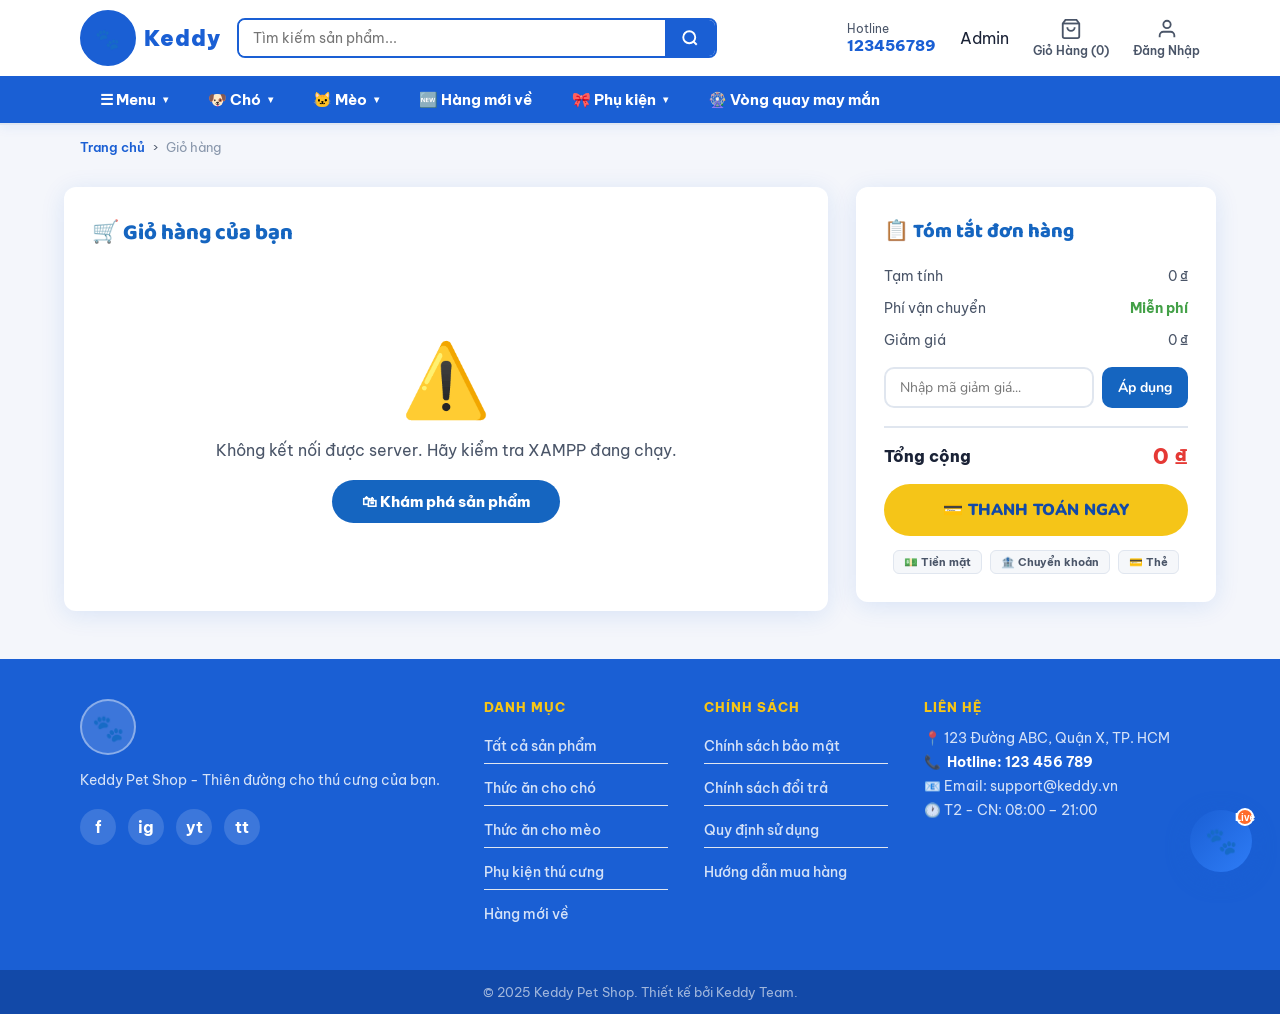
<file: cart.html>
<!DOCTYPE html>
<html lang="vi">
<head>
  <meta charset="UTF-8" />
  <meta name="viewport" content="width=device-width, initial-scale=1.0"/>
  <title>Giỏ Hàng - Keddy Pet Shop</title>
  <link rel="stylesheet" href="css/cart.css"/>
  <link rel="stylesheet" href="css/Style.css"/>
  <link rel="stylesheet" href="css/chatbot.css">
  <style>
    .cart-loading { text-align: center; padding: 60px 20px; color: var(--text-mid); }
    .cart-loading .spinner {
      width: 48px; height: 48px;
      border: 5px solid var(--gray-border);
      border-top-color: var(--blue);
      border-radius: 50%;
      animation: spin .8s linear infinite;
      margin: 0 auto 16px;
    }
    @keyframes spin { to { transform: rotate(360deg); } }
    .empty-cart { text-align: center; padding: 60px 20px; }
    .empty-cart .empty-icon { font-size: 72px; margin-bottom: 16px; }
    .empty-cart p { color: var(--text-mid); font-size: 16px; margin-bottom: 20px; }
    .shop-btn { display: inline-block; background: var(--blue); color: var(--white); border-radius: 50px; padding: 12px 30px; font-weight: 800; text-decoration: none; font-size: 15px; transition: all .2s; }
    .shop-btn:hover { background: var(--blue-dark); transform: translateY(-2px); }
    #toast {
      position: fixed; bottom: 28px; right: 28px; z-index: 9999;
      display: flex; align-items: center; gap: 12px;
      background: var(--text-dark); color: #fff;
      padding: 14px 22px; border-radius: 12px;
      font-size: 14px; font-weight: 600;
      box-shadow: 0 8px 32px rgba(0,0,0,.25);
      transform: translateY(80px); opacity: 0;
      transition: all .35s cubic-bezier(.34,1.56,.64,1);
      pointer-events: none;
    }
    #toast.show { transform: translateY(0); opacity: 1; }
    #toast.success { background: var(--green); }
    #toast.error   { background: var(--red); }
    .modal-overlay {
      display: none; position: fixed; inset: 0;
      background: rgba(0,0,0,.5); z-index: 1000;
      align-items: center; justify-content: center;
      backdrop-filter: blur(4px);
    }
    .modal-overlay.open { display: flex; }
    .modal-box {
      background: #fff; border-radius: 20px;
      padding: 36px; width: 520px; max-width: 95vw;
      max-height: 90vh; overflow-y: auto;
      box-shadow: 0 24px 80px rgba(0,0,0,.2);
      animation: slideUp .35s ease;
    }
    @keyframes slideUp { from { transform: translateY(30px); opacity:0; } to { transform: translateY(0); opacity:1; } }
    .modal-box h3 { font-family: 'Baloo 2', cursive; font-size: 22px; font-weight: 800; color: var(--blue); margin-bottom: 24px; }
    .form-group { margin-bottom: 16px; }
    .form-group label { display: block; font-weight: 700; font-size: 13px; margin-bottom: 6px; color: var(--text-mid); }
    .form-group input, .form-group textarea, .form-group select {
      width: 100%; border: 2px solid var(--gray-border); border-radius: 10px;
      padding: 10px 14px; font-family: 'Nunito', sans-serif; font-size: 14px; outline: none;
      box-sizing: border-box;
    }
    .form-group input:focus, .form-group textarea:focus, .form-group select:focus { border-color: var(--blue); }
    .form-row { display: grid; grid-template-columns: 1fr 1fr; gap: 14px; }
    .modal-total { background: var(--gray-bg); border-radius: 12px; padding: 14px 18px; margin: 20px 0; font-size: 15px; }
    .modal-total .t-row { display: flex; justify-content: space-between; margin-bottom: 8px; color: var(--text-mid); }
    .modal-total .t-row.bold { font-weight: 800; color: var(--text-dark); font-size: 17px; }
    .modal-total .t-row.bold span:last-child { color: var(--red); }
    .modal-btns { display: flex; gap: 12px; margin-top: 20px; }
    .btn-cancel { flex: 1; background: none; border: 2px solid var(--gray-border); border-radius: 50px; padding: 12px; font-family: 'Nunito', sans-serif; font-weight: 700; font-size: 14px; cursor: pointer; color: var(--text-mid); }
    .btn-place { flex: 2; background: var(--yellow); border: none; border-radius: 50px; padding: 12px; font-family: 'Nunito', sans-serif; font-weight: 900; font-size: 15px; cursor: pointer; color: var(--blue-dark); transition: all .2s; }
    .btn-place:hover:not(:disabled) { background: var(--yellow-dark); transform: translateY(-2px); }
    .btn-place:disabled { opacity: .6; cursor: not-allowed; transform: none; }
    .order-success { text-align: center; padding: 20px 0; }
    .order-success .success-icon { font-size: 64px; margin-bottom: 12px; }
    .order-success h4 { font-size: 20px; font-weight: 800; color: var(--green); margin-bottom: 8px; }
    .order-code-badge { display: inline-block; background: var(--blue); color: #fff; border-radius: 10px; padding: 8px 20px; font-weight: 700; font-size: 18px; letter-spacing: 2px; margin: 12px 0; }
    .qty-input.updating { opacity: .5; }

    /* ===== COUNTDOWN BANNER ===== */
    #transferBanner {
      margin-top: 12px;
      padding: 16px;
      border-radius: 14px;
      text-align: center;
      font-family: 'Nunito', sans-serif;
      border: 2px solid #f0a500;
      background: #fff8e1;
      transition: all .4s ease;
    }
    #transferBanner.confirmed {
      background: #e8f5e9;
      border-color: #28a745;
    }
    #transferBanner.expired {
      background: #fff3f3;
      border-color: #e53935;
    }
    .countdown-ring {
      position: relative;
      width: 72px; height: 72px;
      margin: 0 auto 12px;
    }
    .countdown-ring svg { transform: rotate(-90deg); }
    .countdown-ring circle.bg { fill: none; stroke: #e0e0e0; stroke-width: 6; }
    .countdown-ring circle.prog {
      fill: none; stroke: #f0a500; stroke-width: 6;
      stroke-linecap: round;
      stroke-dasharray: 188.5;
      stroke-dashoffset: 0;
      transition: stroke-dashoffset 1s linear, stroke .3s;
    }
    .countdown-ring .num {
      position: absolute; inset: 0;
      display: flex; align-items: center; justify-content: center;
      font-size: 20px; font-weight: 900; color: #e67e00;
    }
    #btnConfirmPaid {
      margin-top: 12px;
      background: #28a745; color: #fff;
      border: none; border-radius: 50px;
      padding: 10px 28px;
      font-family: 'Nunito', sans-serif;
      font-weight: 800; font-size: 14px;
      cursor: pointer;
      box-shadow: 0 4px 12px rgba(40,167,69,.3);
      transition: transform .15s, box-shadow .15s;
    }
    #btnConfirmPaid:hover { transform: translateY(-2px); box-shadow: 0 6px 16px rgba(40,167,69,.4); }
  </style>
</head>
<script>
    const s = document.createElement('script');
    s.src = 'js/livechat.js?v=' + Date.now();
    s.defer = true;
    document.head.appendChild(s);
</script>
<body>

<!-- HEADER -->
<header class="topbar">
  <div class="topbar-inner">
    <a href="index.html" class="logo">
      <div class="logo-img">🐾</div>
      <span class="logo-text">Keddy</span>
    </a>
    <div class="search-bar">
      <input type="text" placeholder="Tìm kiếm sản phẩm...">
      <button>
        <svg width="18" height="18" viewBox="0 0 24 24" fill="none" stroke="currentColor" stroke-width="2.5">
          <circle cx="11" cy="11" r="8"/><path d="m21 21-4.35-4.35"/>
        </svg>
      </button>
    </div>
    <div class="top-actions">
      <div class="hotline">Hotline <span>123456789</span></div>
      <a href="admin.html" class="admin"><span>Admin</span></a>
      <a href="cart.html" class="top-btn">
        <svg width="22" height="22" viewBox="0 0 24 24" fill="none" stroke="currentColor" stroke-width="2">
          <path d="M6 2 3 6v14a2 2 0 0 0 2 2h14a2 2 0 0 0 2-2V6l-3-4z"/>
          <line x1="3" y1="6" x2="21" y2="6"/>
          <path d="M16 10a4 4 0 0 1-8 0"/>
        </svg>
        <span>Giỏ Hàng (<span id="cartCount">0</span>)</span>
      </a>
      <a href="profile.html" class="top-btn" id="user-btn">
        <svg width="22" height="22" viewBox="0 0 24 24" fill="none" stroke="currentColor" stroke-width="2">
          <path d="M20 21v-2a4 4 0 0 0-4-4H8a4 4 0 0 0-4 4v2"/>
          <circle cx="12" cy="7" r="4"/>
        </svg>
        <span id="user-name">Đăng Nhập</span>
      </a>
    </div>
  </div>
  <nav class="navbar">
    <div class="navbar-inner">

        <div class="nav-item">
            <div class="nav-link">☰ Menu <span class="arrow">▾</span></div>
            <div class="mega-menu">
                <div class="menu-col">
                    <div class="menu-col-title">Thức Ăn Cho Chó</div>
                    <ul>
                        <li><a href="products.html?cat=thuc-an-hat-cho">Thức Ăn Hạt</a></li>
                        <li><a href="products.html?cat=thuc-an-uot-cho">Thức Ăn Ướt</a></li>
                        <li><a href="products.html?cat=thuc-an-benh-cho">Thức Ăn Hỗ Trợ Điều Trị Bệnh</a></li>
                        <li><a href="products.html?cat=thuc-an-huu-co-cho">Thức Ăn Hữu Cơ</a></li>
                        <li><a href="products.html?cat=thuc-an-khong-ngu-coc-cho">Thức Ăn Không Ngũ Cốc</a></li>
                    </ul>
                </div>
                <div class="menu-col">
                    <div class="menu-col-title">Thức Ăn Cho Mèo</div>
                    <ul>
                        <li><a href="products.html?cat=thuc-an-hat-meo">Thức Ăn Hạt</a></li>
                        <li><a href="products.html?cat=thuc-an-uot-meo">Thức Ăn Ướt</a></li>
                        <li><a href="products.html?cat=thuc-an-benh-meo">Thức Ăn Điều Trị Bệnh</a></li>
                        <li><a href="products.html?cat=banh-thuong-meo">Bánh Thưởng Mèo</a></li>
                    </ul>
                </div>
                <div class="menu-col">
                    <div class="menu-col-title">Phụ Kiện & Đồ Chơi</div>
                    <ul>
                        <li><a href="products.html?cat=do-choi">Đồ Chơi</a></li>
                        <li><a href="products.html?cat=thoi-trang-quan-ao">Thời Trang - Quần Áo</a></li>
                        <li><a href="products.html?cat=vong-co-day-dat">Vòng Cổ - Dây Dắt</a></li>
                        <li><a href="products.html?cat=dung-cu-an-uong">Dụng Cụ Ăn Uống</a></li>
                        <li><a href="products.html?cat=nem-chuong-cho-pet">Nệm - Chuồng Cho Pet</a></li>
                    </ul>
                </div>
                <div class="menu-col">
                    <div class="menu-col-title">Chăm Sóc Sức Khoẻ</div>
                    <ul>
                        <li><a href="products.html?cat=thuc-pham-chuc-nang">Thực Phẩm Chức Năng</a></li>
                        <li><a href="products.html?cat=vitamin-bo-sung">Vitamin - Thực Phẩm Bổ Sung</a></li>
                    </ul>
                    <div class="menu-col-title" style="margin-top:16px">Vệ Sinh</div>
                    <ul>
                        <li><a href="products.html?cat=xit-khu-mui">Xịt Khử Mùi</a></li>
                        <li><a href="products.html?cat=sua-tam">Sữa Tắm</a></li>
                    </ul>
                </div>
            </div>
        </div>

        <div class="nav-item">
            <div class="nav-link">🐶 Chó <span class="arrow">▾</span></div>
            <div class="mega-menu">
                <div class="menu-col">
                    <div class="menu-col-title">Thức Ăn Cho Chó</div>
                    <ul>
                        <li><a href="products.html?cat=thuc-an-hat-cho">Thức Ăn Hạt</a></li>
                        <li><a href="products.html?cat=thuc-an-uot-cho">Thức Ăn Ướt</a></li>
                        <li><a href="products.html?cat=thuc-an-benh-cho">Thức Ăn Hỗ Trợ Điều Trị Bệnh</a></li>
                        <li><a href="products.html?cat=thuc-an-huu-co-cho">Thức Ăn Hữu Cơ</a></li>
                        <li><a href="products.html?cat=thuc-an-khong-ngu-coc-cho">Thức Ăn Không Ngũ Cốc</a></li>
                    </ul>
                </div>
                <div class="menu-col">
                    <div class="menu-col-title">Phụ Kiện Cho Chó</div>
                    <ul>
                        <li><a href="products.html?cat=do-choi&pet=cho">Đồ Chơi Cho Chó</a></li>
                        <li><a href="products.html?cat=thoi-trang-quan-ao&pet=cho">Thời Trang Cho Chó</a></li>
                        <li><a href="products.html?cat=vong-co-day-dat&pet=cho">Vòng Cổ - Dây Dắt</a></li>
                    </ul>
                </div>
            </div>
        </div>

        <div class="nav-item">
            <div class="nav-link">🐱 Mèo <span class="arrow">▾</span></div>
            <div class="mega-menu">
                <div class="menu-col">
                    <div class="menu-col-title">Thức Ăn Cho Mèo</div>
                    <ul>
                        <li><a href="products.html?cat=thuc-an-hat-meo">Thức Ăn Hạt</a></li>
                        <li><a href="products.html?cat=thuc-an-uot-meo">Thức Ăn Ướt</a></li>
                        <li><a href="products.html?cat=thuc-an-benh-meo">Thức Ăn Điều Trị Bệnh</a></li>
                        <li><a href="products.html?cat=banh-thuong-meo">Bánh Thưởng Mèo</a></li>
                    </ul>
                </div>
            </div>
        </div>

        <div class="nav-item">
            <a href="products.html?filter=new" class="nav-link">🆕 Hàng mới về</a>
        </div>

        <div class="nav-item">
            <div class="nav-link">🎀 Phụ kiện <span class="arrow">▾</span></div>
            <div class="mega-menu">
                <div class="menu-col">
                    <div class="menu-col-title">Phụ Kiện & Đồ Chơi</div>
                    <ul>
                        <li><a href="products.html?cat=do-choi">Đồ Chơi</a></li>
                        <li><a href="products.html?cat=thoi-trang-quan-ao">Thời Trang - Quần Áo</a></li>
                        <li><a href="products.html?cat=vong-co-day-dat">Vòng Cổ - Dây Dắt</a></li>
                        <li><a href="products.html?cat=dung-cu-an-uong">Dụng Cụ Ăn Uống</a></li>
                        <li><a href="products.html?cat=nem-chuong-cho-pet">Nệm - Chuồng Cho Pet</a></li>
                    </ul>
                </div>
            </div>
        </div>

        <div class="nav-item">
            <a href="lucky-wheel.html" class="nav-link">🎡 Vòng quay may mắn</a>
        </div>

    </div>
</nav>
</header>

<!-- BREADCRUMB -->
<div class="breadcrumb">
  <a href="index.html">Trang chủ</a> › <span>Giỏ hàng</span>
</div>

<!-- MAIN -->
<main class="cart-main">
  <div class="cart-section">
    <h2>🛒 Giỏ hàng của bạn</h2>
    <div id="cartContent">
      <div class="cart-loading">
        <div class="spinner"></div>
        <p>Đang tải giỏ hàng...</p>
      </div>
    </div>
  </div>

  <aside>
    <div class="summary-card">
      <h3>📋 Tóm tắt đơn hàng</h3>
      <div class="summary-row"><span>Tạm tính</span><span id="subTotal">0 ₫</span></div>
      <div class="summary-row"><span>Phí vận chuyển</span><span style="color:var(--green);font-weight:700;">Miễn phí</span></div>
      <div class="summary-row"><span>Giảm giá</span><span id="discountDisplay">0 ₫</span></div>
      <div class="coupon-group">
        <input type="text" id="couponInput" placeholder="Nhập mã giảm giá..."/>
        <button class="coupon-btn" onclick="applyCoupon()">Áp dụng</button>
      </div>
      <div class="summary-row total">
        <span>Tổng cộng</span>
        <span id="totalPrice">0 ₫</span>
      </div>
      <button class="checkout-btn" onclick="openCheckout()">
        💳 THANH TOÁN NGAY
      </button>
      <div class="payment-icons">
        <span class="payment-icon">💵 Tiền mặt</span>
        <span class="payment-icon">🏦 Chuyển khoản</span>
        <span class="payment-icon">💳 Thẻ</span>
      </div>
    </div>
  </aside>
</main>

<!-- CHECKOUT MODAL -->
<div class="modal-overlay" id="checkoutModal">
  <div class="modal-box" id="modalContent">
    <h3>📦 Thông tin giao hàng</h3>
    <div class="form-row">
      <div class="form-group">
        <label>Họ và tên *</label>
        <input type="text" id="ckName" placeholder="Nguyễn Văn A"/>
      </div>
      <div class="form-group">
        <label>Số điện thoại *</label>
        <input type="text" id="ckPhone" placeholder="0901234567"/>
      </div>
    </div>
    <div class="form-group">
      <label>Email</label>
      <input type="email" id="ckEmail" placeholder="email@example.com"/>
    </div>
    <div class="form-group">
      <label>Địa chỉ giao hàng *</label>
      <input type="text" id="ckAddress" placeholder="Số nhà, tên đường, Quận/Huyện, Tỉnh/TP"/>
    </div>

    <!-- PHƯƠNG THỨC THANH TOÁN -->
    <div class="form-group">
      <label>Phương thức thanh toán</label>
      <select id="ckPayment">
        <option value="cash">💵 Tiền mặt khi nhận hàng (COD)</option>
        <option value="transfer">🏦 Chuyển khoản ngân hàng</option>
      </select>
    </div>

    <!-- KHU VỰC QR (ẩn mặc định) -->
    <div id="qrSection" style="display:none; margin-top:14px;">
      <!-- Tab chọn ví -->
      <div style="display:flex; gap:10px; justify-content:center; margin-bottom:14px;">
        <button type="button" class="qr-tab" data-qr="momo" onclick="showQR('momo', this)"
          style="flex:1; padding:10px; border-radius:10px; border:2px solid #ae2070; background:#fff; cursor:pointer; font-weight:700; color:#ae2070; font-family:Nunito,sans-serif;">
          💜 MoMo
        </button>
        <button type="button" class="qr-tab" data-qr="mb" onclick="showQR('mb', this)"
          style="flex:1; padding:10px; border-radius:10px; border:2px solid #ccc; background:#fff; cursor:pointer; font-weight:700; color:#555; font-family:Nunito,sans-serif;">
          🏦 MB Bank
        </button>
        <button type="button" class="qr-tab" data-qr="zalopay" onclick="showQR('zalopay', this)"
          style="flex:1; padding:10px; border-radius:10px; border:2px solid #ccc; background:#fff; cursor:pointer; font-weight:700; color:#555; font-family:Nunito,sans-serif;">
          💙 ZaloPay
        </button>
      </div>

      <!-- QR MoMo -->
      <div id="qr-momo" class="qr-panel" style="text-align:center; padding:16px; background:#fff0f7; border-radius:12px; border:2px dashed #ae2070;">
        <p style="font-weight:800; color:#ae2070; margin-bottom:10px;">💜 Quét QR MoMo</p>
        <img src="anh/qr-momo.png" alt="QR MoMo" style="width:100%; max-width:320px; border-radius:10px; border:2px solid #f0a0c8; object-fit:contain;"/>
        <p style="margin-top:10px; font-size:13px; color:#888;">* Ghi nội dung: <strong>Tên + SĐT</strong></p>
      </div>

      <!-- QR MB Bank -->
      <div id="qr-mb" class="qr-panel" style="display:none; text-align:center; padding:16px; background:#f0f4ff; border-radius:12px; border:2px dashed #1a56a0;">
        <p style="font-weight:800; color:#1a56a0; margin-bottom:10px;">🏦 Quét QR MB Bank</p>
        <img src="anh/qr-mb.png" alt="QR MB Bank" style="width:100%; max-width:320px; border-radius:10px; border:2px solid #a0b8f0; object-fit:contain;"/>
        <p style="margin-top:10px; font-size:13px; color:#888;">* Ghi nội dung: <strong>Tên + SĐT</strong></p>
      </div>

      <!-- QR ZaloPay -->
      <div id="qr-zalopay" class="qr-panel" style="display:none; text-align:center; padding:16px; background:#f0f8ff; border-radius:12px; border:2px dashed #0068ff;">
        <p style="font-weight:800; color:#0068ff; margin-bottom:10px;">💙 Quét QR ZaloPay</p>
        <img src="anh/qr-zalopay.png" alt="QR ZaloPay" style="width:100%; max-width:320px; border-radius:10px; border:2px solid #80b8ff; object-fit:contain;"/>
        <p style="margin-top:10px; font-size:13px; color:#888;">* Ghi nội dung: <strong>Tên + SĐT</strong></p>
      </div>

      <!-- BANNER ĐẾM NGƯỢC — tự điền vào đây bằng JS -->
      <div id="transferBanner"></div>
    </div>

    <div class="form-group" style="margin-top:16px;">
      <label>Ghi chú</label>
      <textarea id="ckNote" rows="2" placeholder="Ghi chú cho đơn hàng (tuỳ chọn)..."></textarea>
    </div>
    <div class="modal-total" id="modalTotal"></div>
    <div class="modal-btns">
      <button class="btn-cancel" onclick="closeCheckout()">← Quay lại</button>
      <button class="btn-place" id="btnPlace" onclick="placeOrder()">✅ Xác nhận đặt hàng</button>
    </div>
  </div>
</div>

<!-- TOAST -->
<div id="toast"></div>

<!-- FOOTER -->
<footer>
  <div class="footer-main">
    <div class="footer-brand">
      <div class="footer-logo"><div class="footer-logo-icon">🐾</div></div>
      <p class="footer-desc">Keddy Pet Shop - Thiên đường cho thú cưng của bạn.</p>
      <div class="social-links">
        <a href="#">f</a><a href="#">ig</a><a href="#">yt</a><a href="#">tt</a>
      </div>
    </div>
    <div class="footer-col">
      <h4>Danh Mục</h4>
      <ul class="sidebar-list">
        <li><a href="products.html">Tất cả sản phẩm</a></li>
        <li><a href="products.html?pet=cho">Thức ăn cho chó</a></li>
        <li><a href="products.html?pet=meo">Thức ăn cho mèo</a></li>
        <li><a href="products.html?cat=phu-kien">Phụ kiện thú cưng</a></li>
        <li><a href="products.html?filter=new">Hàng mới về</a></li>
      </ul>
    </div>
    <div class="footer-col">
      <h4>Chính Sách</h4>
      <ul class="sidebar-list">
        <li><a href="#">Chính sách bảo mật</a></li>
        <li><a href="#">Chính sách đổi trả</a></li>
        <li><a href="#">Quy định sử dụng</a></li>
        <li><a href="#">Hướng dẫn mua hàng</a></li>
      </ul>
    </div>
    <div class="footer-col footer-contact">
      <h4>Liên Hệ</h4>
      <p>📍 123 Đường ABC, Quận X, TP. HCM</p>
      <p>📞 <strong>Hotline: 123 456 789</strong></p>
      <p>📧 Email: support@keddy.vn</p>
      <p>🕐 T2 - CN: 08:00 – 21:00</p>
    </div>
  </div>
  <div class="footer-bottom">© 2025 Keddy Pet Shop. Thiết kế bởi Keddy Team.</div>
</footer>

<script>
// ============================================================
// CONFIG
// ============================================================
const API = 'api/cart.php';
const FETCH_OPTS = {
  credentials: 'include',
  headers: { 'Content-Type': 'application/json' }
};

let cartData       = { items: [], subtotal: 0, total: 0, count: 0 };
let appliedCoupon  = null;
let discountAmount = 0;

// ---- Helpers ----
function fmt(n) { return Number(n).toLocaleString('vi-VN') + ' ₫'; }

function showToast(msg, type = 'success') {
  const t = document.getElementById('toast');
  t.textContent = (type === 'success' ? '✅ ' : '❌ ') + msg;
  t.className   = 'show ' + type;
  clearTimeout(t._timer);
  t._timer = setTimeout(() => { t.className = ''; }, 3500);
}

// ============================================================
// LOAD GIỎ HÀNG
// ============================================================
async function loadCart() {
  try {
    const res  = await fetch(API + '?action=get', { credentials: 'include' });
    const data = await res.json();
    if (data.success) { cartData = data; renderCart(); updateSummary(); }
    else showCartError(data.message || 'Không tải được giỏ hàng');
  } catch (err) {
    console.error('Lỗi loadCart:', err);
    showCartError('Không kết nối được server. Hãy kiểm tra XAMPP đang chạy.');
  }
}

function showCartError(msg) {
  document.getElementById('cartContent').innerHTML = `
    <div class="empty-cart">
      <div class="empty-icon">⚠️</div>
      <p>${msg}</p>
      <a href="products.html" class="shop-btn">🛍 Khám phá sản phẩm</a>
    </div>`;
}

// ============================================================
// RENDER GIỎ HÀNG
// ============================================================
function renderCart() {
  const wrap = document.getElementById('cartContent');
  document.getElementById('cartCount').textContent = cartData.count || 0;

  if (!cartData.items || cartData.items.length === 0) {
    wrap.innerHTML = `
      <div class="empty-cart">
        <div class="empty-icon">🛒</div>
        <p>Giỏ hàng của bạn đang trống!</p>
        <a href="products.html" class="shop-btn">🛍 Khám phá sản phẩm</a>
      </div>`;
    return;
  }

  const rows = cartData.items.map(item => `
    <tr data-cart-id="${item.cart_id}">
      <td>
        <div class="product-cell">
          <img src="${item.image || 'https://placehold.co/70x70/E8F5E9/43A047?text=🐾'}"
               class="product-img" alt="${item.name}"
               onerror="this.src='https://placehold.co/70x70/E8F5E9/43A047?text=🐾'"/>
          <div>
            <div class="product-name">${item.name}</div>
            <div class="product-variant">${item.variant || ''}</div>
          </div>
        </div>
      </td>
      <td><span class="price-col">${fmt(item.price)}</span></td>
      <td>
        <div class="qty-control">
          <button class="qty-btn" onclick="changeQty(${item.cart_id}, -1)">−</button>
          <input class="qty-input" id="qty${item.cart_id}" type="number"
                 value="${item.quantity}" min="1" max="${item.stock}"
                 onchange="updateQty(${item.cart_id})"/>
          <button class="qty-btn" onclick="changeQty(${item.cart_id}, 1)">+</button>
        </div>
      </td>
      <td><span class="price-col" id="subtotal${item.cart_id}">${fmt(item.subtotal)}</span></td>
      <td><button class="remove-btn" onclick="removeItem(${item.cart_id})" title="Xóa">✕</button></td>
    </tr>`).join('');

  wrap.innerHTML = `
    <table class="cart-table">
      <thead>
        <tr>
          <th>Sản phẩm</th><th>Đơn giá</th>
          <th>Số lượng</th><th>Thành tiền</th><th></th>
        </tr>
      </thead>
      <tbody id="cartTableBody">${rows}</tbody>
    </table>
    <div class="cart-footer">
      <a href="products.html" class="continue-btn">← Tiếp tục mua sắm</a>
      <button class="clear-btn" onclick="clearCart()">🗑 Xóa giỏ hàng</button>
    </div>`;
}

function updateSummary() {
  const sub   = cartData.subtotal || 0;
  const final = Math.max(0, sub - discountAmount);
  document.getElementById('subTotal').textContent       = fmt(sub);
  document.getElementById('totalPrice').textContent     = fmt(final);
  document.getElementById('discountDisplay').textContent =
    discountAmount > 0 ? '−' + fmt(discountAmount) : '0 ₫';
}

// ============================================================
// THAY ĐỔI SỐ LƯỢNG
// ============================================================
function changeQty(cartId, delta) {
  const input = document.getElementById('qty' + cartId);
  let val = parseInt(input.value) + delta;
  if (val < 1) val = 1;
  if (val > parseInt(input.max || 9999)) val = parseInt(input.max || 9999);
  input.value = val;
  updateQty(cartId);
}

async function updateQty(cartId) {
  const input = document.getElementById('qty' + cartId);
  const qty   = parseInt(input.value) || 1;
  input.classList.add('updating');
  const item = cartData.items.find(i => i.cart_id == cartId);
  if (item) {
    item.quantity = qty;
    item.subtotal = item.price * qty;
    document.getElementById('subtotal' + cartId).textContent = fmt(item.subtotal);
    cartData.subtotal = cartData.items.reduce((s, i) => s + i.subtotal, 0);
    cartData.total    = cartData.subtotal;
    updateSummary();
  }
  try {
    const res  = await fetch(API, {
      method: 'POST', ...FETCH_OPTS,
      body: JSON.stringify({ action: 'update', cart_id: cartId, quantity: qty })
    });
    const data = await res.json();
    if (data.success) { cartData.subtotal = data.subtotal; cartData.total = data.total; updateSummary(); }
  } catch (e) { console.warn('updateQty offline:', e.message); }
  finally { input.classList.remove('updating'); }
}

// ============================================================
// XÓA SẢN PHẨM
// ============================================================
async function removeItem(cartId) {
  const row = document.querySelector(`tr[data-cart-id="${cartId}"]`);
  if (row) { row.style.opacity = '0.4'; row.style.pointerEvents = 'none'; }
  try {
    const res  = await fetch(API, { method: 'POST', ...FETCH_OPTS, body: JSON.stringify({ action: 'remove', cart_id: cartId }) });
    const data = await res.json();
    if (data.success) { cartData.items = data.items; cartData.subtotal = data.subtotal; cartData.total = data.total; cartData.count = data.count; }
  } catch (e) {
    cartData.items    = cartData.items.filter(i => i.cart_id != cartId);
    cartData.subtotal = cartData.items.reduce((s, i) => s + i.subtotal, 0);
    cartData.total    = cartData.subtotal;
    cartData.count    = cartData.items.length;
  }
  renderCart(); updateSummary();
  showToast('Đã xóa sản phẩm khỏi giỏ hàng');
}

// ============================================================
// XÓA TOÀN BỘ GIỎ
// ============================================================
async function clearCart() {
  if (!confirm('Xóa tất cả sản phẩm khỏi giỏ hàng?')) return;
  try { await fetch(API, { method: 'POST', ...FETCH_OPTS, body: JSON.stringify({ action: 'clear' }) }); } catch (e) {}
  cartData = { items: [], count: 0, subtotal: 0, total: 0 };
  discountAmount = 0; appliedCoupon = null;
  renderCart(); updateSummary();
  showToast('Đã xóa toàn bộ giỏ hàng');
}

// ============================================================
// MÃ GIẢM GIÁ
// ============================================================
async function applyCoupon() {
  const code = document.getElementById('couponInput').value.trim();
  if (!code) { showToast('Vui lòng nhập mã giảm giá', 'error'); return; }
  try {
    const res  = await fetch(API, { method: 'POST', ...FETCH_OPTS, body: JSON.stringify({ action: 'coupon', code, subtotal: cartData.subtotal }) });
    const data = await res.json();
    if (data.success) { discountAmount = data.discount; appliedCoupon = data.coupon; updateSummary(); showToast(data.message); }
    else showToast(data.message, 'error');
  } catch (e) { showToast('Không kết nối được server', 'error'); }
}

// ============================================================
// QR — HIỆN / ẨN & TAB
// ============================================================
function showQR(type, btn) {
  document.querySelectorAll('.qr-panel').forEach(p => p.style.display = 'none');
  document.getElementById('qr-' + type).style.display = 'block';
  const colors = { momo: '#ae2070', mb: '#1a56a0', zalopay: '#0068ff' };
  document.querySelectorAll('.qr-tab').forEach(t => { t.style.borderColor = '#ccc'; t.style.color = '#555'; });
  if (btn) { btn.style.borderColor = colors[type]; btn.style.color = colors[type]; }
}

// ============================================================
// CHECKOUT MODAL — BIẾN TRẠNG THÁI
// ============================================================
let transferConfirmed = false;
let countdownTimer    = null;
const COUNTDOWN_SEC   = 60;

function openCheckout() {
  if (!cartData.items || cartData.items.length === 0) {
    showToast('Giỏ hàng đang trống!', 'error'); return;
  }
  // Reset trạng thái mỗi lần mở
  transferConfirmed = false;
  clearInterval(countdownTimer);
  resetPlaceBtn();
  document.getElementById('qrSection').style.display = 'none';
  document.getElementById('transferBanner').innerHTML = '';
  updateModalTotal();
  document.getElementById('checkoutModal').classList.add('open');
}

function closeCheckout() {
  clearInterval(countdownTimer);
  document.getElementById('checkoutModal').classList.remove('open');
}

function updateModalTotal() {
  const sub   = cartData.subtotal;
  const disc  = discountAmount;
  const total = Math.max(0, sub - disc);
  document.getElementById('modalTotal').innerHTML = `
    <div class="t-row"><span>Tạm tính</span><span>${fmt(sub)}</span></div>
    <div class="t-row"><span>Phí vận chuyển</span><span style="color:var(--green)">Miễn phí</span></div>
    ${disc > 0 ? `<div class="t-row"><span>Giảm giá (${appliedCoupon})</span><span style="color:var(--red)">−${fmt(disc)}</span></div>` : ''}
    <div class="t-row bold"><span>Tổng cộng</span><span>${fmt(total)}</span></div>`;
}

function resetPlaceBtn() {
  const btn = document.getElementById('btnPlace');
  btn.disabled      = false;
  btn.textContent   = '✅ Xác nhận đặt hàng';
  btn.style.background = '';
  btn.style.color      = '';
}

// ============================================================
// KHI ĐỔI PHƯƠNG THỨC THANH TOÁN
// ============================================================
document.getElementById('ckPayment').addEventListener('change', function () {
  const isTransfer = this.value === 'transfer';
  document.getElementById('qrSection').style.display = isTransfer ? 'block' : 'none';

  if (isTransfer) {
    transferConfirmed = false;
    // Hiện tab momo mặc định
    showQR('momo', document.querySelector('.qr-tab[data-qr="momo"]'));
    startCountdown();
  } else {
    clearInterval(countdownTimer);
    transferConfirmed = true;
    document.getElementById('transferBanner').innerHTML = '';
    resetPlaceBtn();
  }
});

// ============================================================
// ĐẾM NGƯỢC
// ============================================================
function startCountdown() {
  clearInterval(countdownTimer);
  transferConfirmed = false;

  // Khoá nút đặt hàng
  const btn = document.getElementById('btnPlace');
  btn.disabled    = true;
  btn.style.background = '#aaa';
  btn.style.color      = '#fff';
  btn.textContent = '⏳ Vui lòng quét QR trước';

  const banner = document.getElementById('transferBanner');
  banner.className = '';
  banner.style.cssText = '';

  let seconds = COUNTDOWN_SEC;
  const circumference = 188.5; // 2 * π * 30

  banner.innerHTML = `
    <div style="font-size:13px; font-weight:700; color:#e67e00; margin-bottom:8px;">
      ⏳ Quét mã và chuyển khoản trong thời gian sau:
    </div>
    <div class="countdown-ring">
      <svg width="72" height="72" viewBox="0 0 72 72">
        <circle class="bg" cx="36" cy="36" r="30"/>
        <circle class="prog" id="cdCircle" cx="36" cy="36" r="30"
          stroke-dasharray="${circumference}" stroke-dashoffset="0"/>
      </svg>
      <div class="num" id="cdNum">${seconds}</div>
    </div>
    <div style="font-size:13px; color:#777; margin-bottom:10px;">giây còn lại</div>
    <button id="btnConfirmPaid" onclick="confirmPaid()">
      ✅ Tôi đã chuyển khoản xong
    </button>
  `;

  function tick() {
    seconds--;
    const numEl    = document.getElementById('cdNum');
    const circleEl = document.getElementById('cdCircle');
    if (!numEl) { clearInterval(countdownTimer); return; }

    numEl.textContent = seconds;
    // Tiến độ vòng tròn
    const offset = circumference * (1 - seconds / COUNTDOWN_SEC);
    circleEl.style.strokeDashoffset = offset;
    // Đổi màu khi gần hết
    if (seconds <= 10) circleEl.style.stroke = '#e53935';
    else if (seconds <= 20) circleEl.style.stroke = '#f0a500';

    if (seconds <= 0) {
      clearInterval(countdownTimer);
      if (!transferConfirmed) showExpired();
    }
  }

  countdownTimer = setInterval(tick, 1000);
}

function showExpired() {
  const banner = document.getElementById('transferBanner');
  banner.className = 'expired';
  banner.innerHTML = `
    <div style="font-size:15px; font-weight:800; color:#e53935;">⏰ Hết thời gian!</div>
    <div style="font-size:13px; color:#777; margin:8px 0;">Bạn chưa xác nhận chuyển khoản.</div>
    <button onclick="startCountdown()"
      style="background:#1a56a0; color:#fff; border:none; border-radius:50px;
             padding:10px 24px; font-family:Nunito,sans-serif; font-weight:800;
             font-size:14px; cursor:pointer; margin-top:4px;">
      🔄 Thử lại (60s)
    </button>
  `;
}

function confirmPaid() {
  clearInterval(countdownTimer);
  transferConfirmed = true;

  // Banner chuyển xanh
  const banner = document.getElementById('transferBanner');
  banner.className = 'confirmed';
  banner.innerHTML = `
    <div style="font-size:18px; font-weight:900; color:#28a745;">✅ Đã xác nhận chuyển khoản!</div>
    <div style="font-size:13px; color:#555; margin-top:6px;">
      Bấm <strong>"Xác nhận đặt hàng"</strong> bên dưới để hoàn tất.
    </div>
  `;

  // Mở khoá nút đặt hàng
  const btn = document.getElementById('btnPlace');
  btn.disabled         = false;
  btn.textContent      = '✅ Xác nhận đặt hàng';
  btn.style.background = '#28a745';
  btn.style.color      = '#fff';
}

// ============================================================
// ĐẶT HÀNG
// ============================================================
async function placeOrder() {
  const name    = document.getElementById('ckName').value.trim();
  const phone   = document.getElementById('ckPhone').value.trim();
  const email   = document.getElementById('ckEmail').value.trim();
  const address = document.getElementById('ckAddress').value.trim();
  const payment = document.getElementById('ckPayment').value;
  const note    = document.getElementById('ckNote').value.trim();

  if (!name || !phone || !address) {
    showToast('Vui lòng điền đầy đủ: Tên, SĐT, Địa chỉ', 'error'); return;
  }
  if (!/^0[0-9]{9}$/.test(phone)) {
    showToast('Số điện thoại không hợp lệ (VD: 0901234567)', 'error'); return;
  }

  // ✅ Chặn nếu chọn chuyển khoản mà chưa xác nhận
  if (payment === 'transfer' && !transferConfirmed) {
    showToast('Vui lòng quét QR và bấm "Tôi đã chuyển khoản xong"!', 'error');
    document.getElementById('transferBanner').scrollIntoView({ behavior: 'smooth', block: 'center' });
    return;
  }

  const btn = document.getElementById('btnPlace');
  btn.disabled    = true;
  btn.textContent = '⏳ Đang xử lý...';

  try {
    const res  = await fetch(API, {
      method: 'POST', ...FETCH_OPTS,
      body: JSON.stringify({ action: 'checkout', name, phone, email, address, payment, note, coupon: appliedCoupon || '', discount: discountAmount })
    });
    const data = await res.json();
    if (data.success) {
      clearInterval(countdownTimer);
      showOrderSuccess(data.order_code, phone);
      cartData = { items: [], count: 0, subtotal: 0, total: 0 };
      discountAmount = 0; appliedCoupon = null;
      renderCart(); updateSummary();
    } else {
      showToast(data.message || 'Lỗi đặt hàng', 'error');
      btn.disabled    = false;
      btn.textContent = '✅ Xác nhận đặt hàng';
    }
  } catch (e) {
    showToast('Không kết nối được server', 'error');
    btn.disabled    = false;
    btn.textContent = '✅ Xác nhận đặt hàng';
  }
}

function showOrderSuccess(orderCode, phone) {
  document.getElementById('modalContent').innerHTML = `
    <div class="order-success">
      <div class="success-icon">🎉</div>
      <h4>Đặt hàng thành công!</h4>
      <p style="color:var(--text-mid);margin-bottom:8px">Mã đơn hàng của bạn:</p>
      <div class="order-code-badge">${orderCode}</div>
      <p style="margin-top:16px;color:var(--text-mid);font-size:14px">
        Chúng tôi sẽ liên hệ xác nhận trong vòng 30 phút.<br>
        Cảm ơn bạn đã mua sắm tại Keddy! 🐾
      </p>
      <div style="margin-top:24px;display:flex;flex-direction:column;gap:12px;align-items:center">
        <a href="track-order.html?code=${encodeURIComponent(orderCode)}&phone=${encodeURIComponent(phone)}"
           style="display:inline-block;background:#e8974a;color:#fff;border-radius:50px;padding:12px 28px;text-decoration:none;font-weight:800;font-size:15px;">
          🔍 Tra cứu đơn hàng
        </a>
        <div style="display:flex;gap:12px;">
          <a href="products.html" style="display:inline-block;background:var(--blue);color:#fff;border-radius:50px;padding:12px 24px;text-decoration:none;font-weight:800">
            🛍 Tiếp tục mua sắm
          </a>
          <button onclick="closeCheckout()" style="background:none;border:2px solid var(--gray-border);border-radius:50px;padding:12px 24px;font-family:Nunito,sans-serif;font-weight:700;cursor:pointer;color:var(--text-mid)">
            Đóng
          </button>
        </div>
      </div>
    </div>`;
}

document.getElementById('checkoutModal').addEventListener('click', function(e) {
  if (e.target === this) closeCheckout();
});

const currentUser = JSON.parse(localStorage.getItem('user'));
const userBtn     = document.getElementById('user-btn');
const userName    = document.getElementById('user-name');
if (currentUser) {
  userName.textContent = currentUser.username;
  userBtn.addEventListener('click', e => { e.preventDefault(); location.href = 'profile.html'; });
} else {
  userBtn.addEventListener('click', e => { e.preventDefault(); location.href = 'login.html'; });
}

// ============================================================
// INIT
// ============================================================
document.addEventListener('DOMContentLoaded', loadCart);
</script>
</body>
</html>
</file>
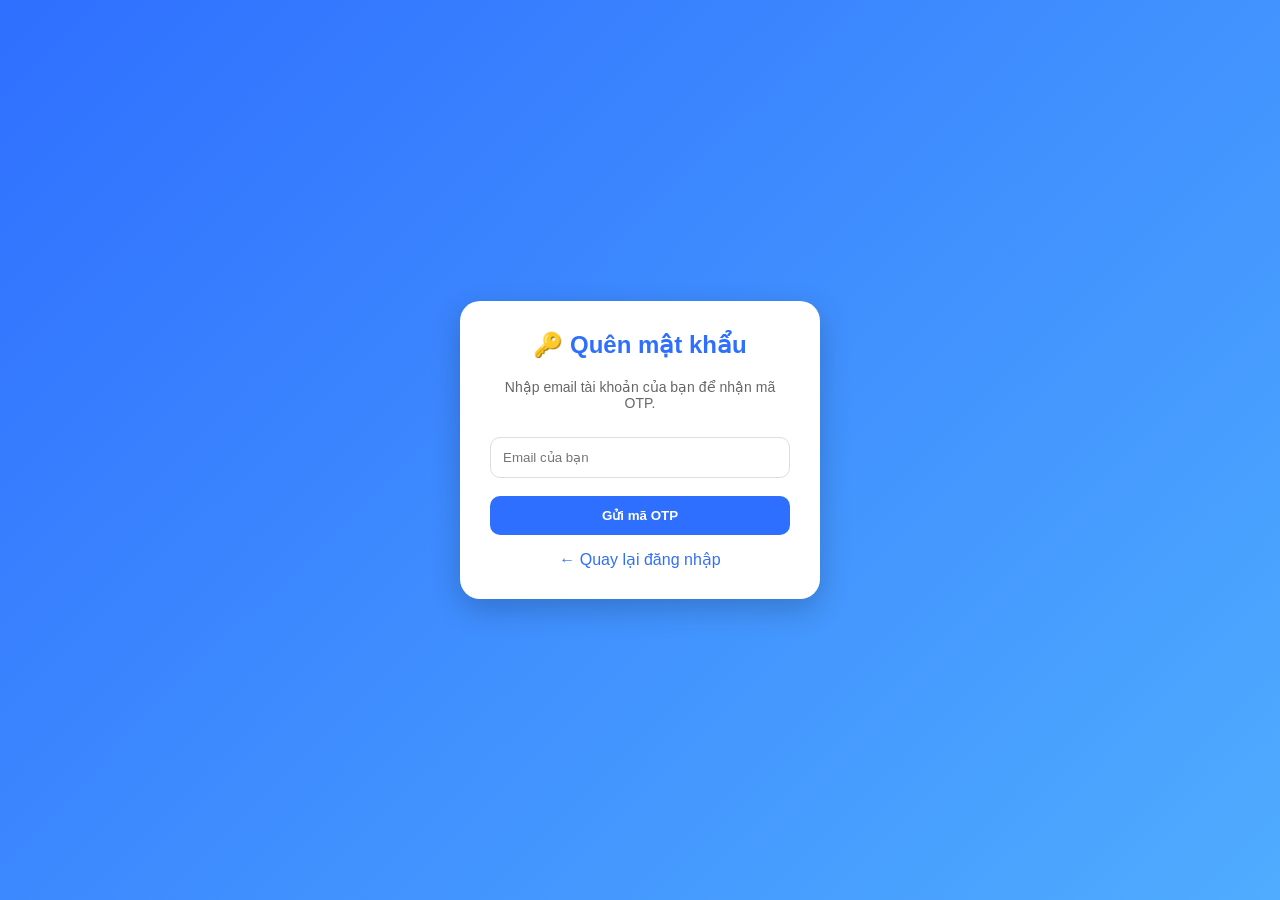
<file: forgot.html>
<!DOCTYPE html>
<html lang="vi">
<head>
<meta charset="UTF-8">
<title>Quên mật khẩu - Keddy Pet Shop</title>
<link rel="stylesheet" href="css/auth.css">
<style>
  .step { display: none; }
  .step.active { display: block; }

  .otp-box {
    background: #f0f7ff;
    border: 2px dashed #4a90e2;
    border-radius: 12px;
    padding: 16px;
    text-align: center;
    margin: 16px 0;
  }
  .otp-code {
    font-size: 32px;
    font-weight: 900;
    letter-spacing: 8px;
    color: #1a73e8;
  }
  .otp-note {
    font-size: 12px;
    color: #888;
    margin-top: 6px;
  }
  .success-icon {
    font-size: 60px;
    text-align: center;
    margin: 16px 0;
  }
  .msg-error { color: #e84a4a; font-size: 13px; margin-top: 8px; text-align:center; }
  .msg-success { color: #2e7d32; font-size: 13px; margin-top: 8px; text-align:center; }
</style>
</head>
<body>

<div class="box">
  <h2>🔑 Quên mật khẩu</h2>

  <!-- STEP 1: Nhập email -->
  <div class="step active" id="step1">
    <p style="font-size:14px;color:#666;margin-bottom:16px;">Nhập email tài khoản của bạn để nhận mã OTP.</p>
    <input type="email" id="email-input" placeholder="Email của bạn" required>
    <div id="msg1" class="msg-error"></div>
    <button id="btn-send-otp">Gửi mã OTP</button>
    <div class="link"><a href="login.html">← Quay lại đăng nhập</a></div>
  </div>

  <!-- STEP 2: Hiện OTP + nhập mật khẩu mới -->
  <div class="step" id="step2">
    <p style="font-size:14px;color:#666;margin-bottom:8px;">Mã OTP của bạn (có hiệu lực 5 phút):</p>
    <div class="otp-box">
      <div class="otp-code" id="otp-display">------</div>
      <div class="otp-note">📋 Sao chép mã này rồi dán vào ô bên dưới</div>
    </div>

    <input type="text" id="otp-input" placeholder="Nhập mã OTP (6 số)" maxlength="6" style="letter-spacing:4px;text-align:center;font-size:20px;font-weight:700;">
    <input type="password" id="new-password" placeholder="Mật khẩu mới (tối thiểu 6 ký tự)">
    <input type="password" id="confirm-password" placeholder="Xác nhận mật khẩu mới">
    <div id="msg2" class="msg-error"></div>
    <button id="btn-reset">Đổi mật khẩu</button>
    <div class="link"><a href="#" id="btn-back-step1">← Nhập lại email</a></div>
  </div>

  <!-- STEP 3: Thành công -->
  <div class="step" id="step3">
    <div class="success-icon">🎉</div>
    <p style="text-align:center;font-weight:700;font-size:18px;">Đổi mật khẩu thành công!</p>
    <p style="text-align:center;font-size:14px;color:#666;margin-top:8px;">Bạn có thể đăng nhập bằng mật khẩu mới.</p>
    <a href="login.html"><button style="margin-top:16px;">Đăng nhập ngay</button></a>
  </div>
</div>

<script>
let generatedOTP = '';
let verifiedEmail = '';

function showStep(n) {
  document.querySelectorAll('.step').forEach(s => s.classList.remove('active'));
  document.getElementById('step' + n).classList.add('active');
}

function setMsg(id, msg, isError = true) {
  const el = document.getElementById(id);
  el.textContent = msg;
  el.className = isError ? 'msg-error' : 'msg-success';
}

// STEP 1 — Gửi OTP
document.getElementById('btn-send-otp').addEventListener('click', async () => {
  const email = document.getElementById('email-input').value.trim();
  if (!email) { setMsg('msg1', 'Vui lòng nhập email!'); return; }

  const btn = document.getElementById('btn-send-otp');
  btn.disabled = true;
  btn.textContent = 'Đang kiểm tra...';

  try {
    const res = await fetch('api/forgot_password.php', {
      method: 'POST',
      headers: { 'Content-Type': 'application/json' },
      body: JSON.stringify({ action: 'send_otp', email })
    });
    const data = await res.json();

    if (data.success) {
      verifiedEmail = email;
      generatedOTP  = data.otp; // nhận OTP từ server
      document.getElementById('otp-display').textContent = data.otp;
      showStep(2);
    } else {
      setMsg('msg1', data.message || 'Email không tồn tại trong hệ thống!');
    }
  } catch (err) {
    setMsg('msg1', 'Lỗi kết nối server!');
  }

  btn.disabled = false;
  btn.textContent = 'Gửi mã OTP';
});

// Back về step 1
document.getElementById('btn-back-step1').addEventListener('click', e => {
  e.preventDefault();
  showStep(1);
});

// STEP 2 — Xác nhận OTP + đổi mật khẩu
document.getElementById('btn-reset').addEventListener('click', async () => {
  const otp      = document.getElementById('otp-input').value.trim();
  const newPass  = document.getElementById('new-password').value;
  const confPass = document.getElementById('confirm-password').value;

  if (otp !== generatedOTP) { setMsg('msg2', 'Mã OTP không đúng!'); return; }
  if (newPass.length < 6)   { setMsg('msg2', 'Mật khẩu phải có ít nhất 6 ký tự!'); return; }
  if (newPass !== confPass)  { setMsg('msg2', 'Mật khẩu xác nhận không khớp!'); return; }

  const btn = document.getElementById('btn-reset');
  btn.disabled = true;
  btn.textContent = 'Đang cập nhật...';

  try {
    const res = await fetch('api/forgot_password.php', {
      method: 'POST',
      headers: { 'Content-Type': 'application/json' },
      body: JSON.stringify({ action: 'reset_password', email: verifiedEmail, new_password: newPass })
    });
    const data = await res.json();

    if (data.success) {
      showStep(3);
    } else {
      setMsg('msg2', data.message || 'Đổi mật khẩu thất bại!');
    }
  } catch (err) {
    setMsg('msg2', 'Lỗi kết nối server!');
  }

  btn.disabled = false;
  btn.textContent = 'Đổi mật khẩu';
});
</script>
</body>
</html>
</file>
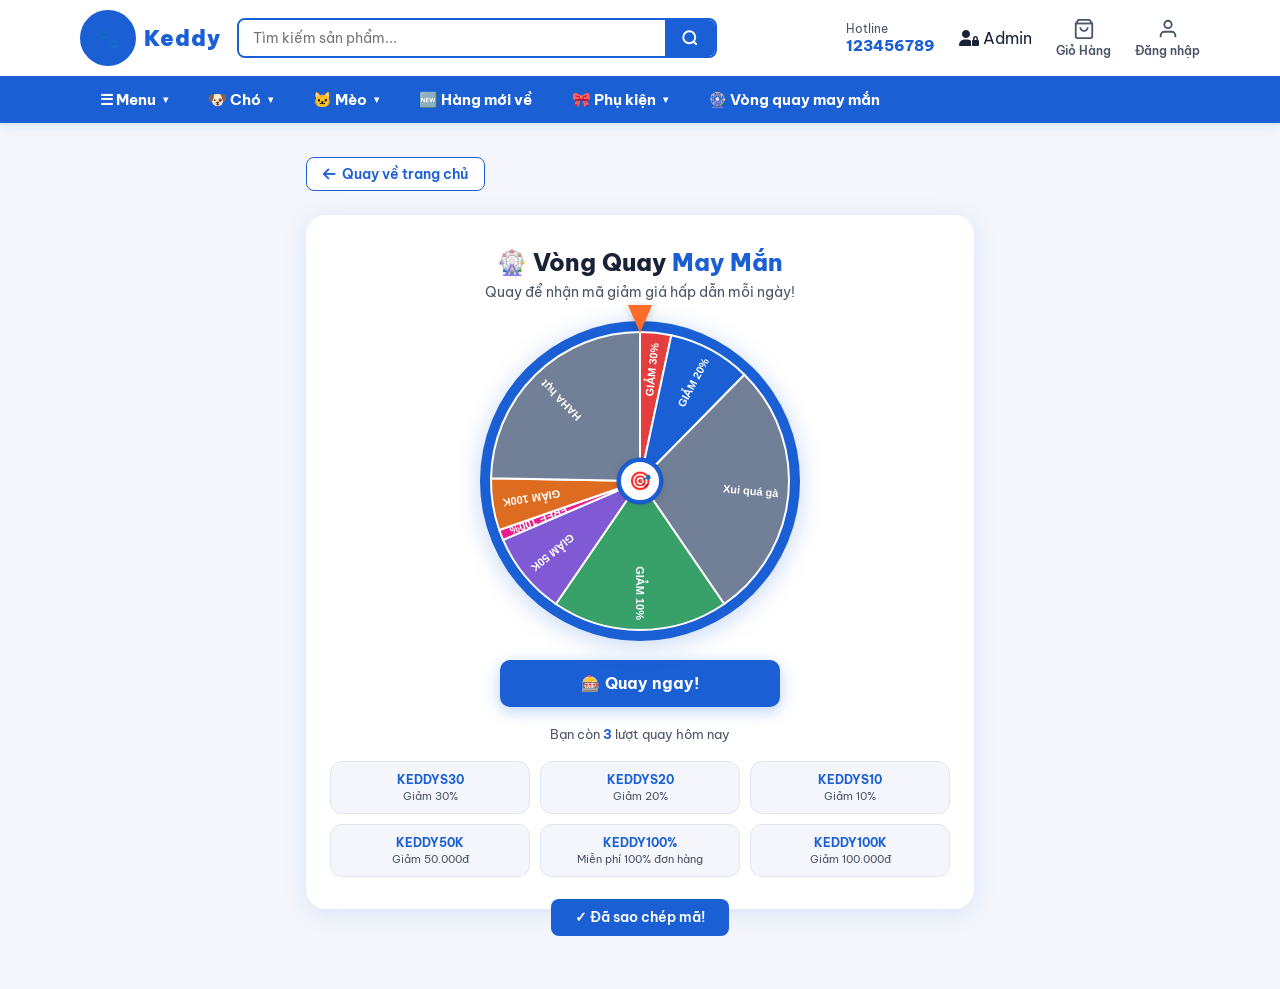
<file: lucky-wheel.html>
<!DOCTYPE html>
<html lang="vi">
<head>
    <meta charset="UTF-8">
    <meta name="viewport" content="width=device-width, initial-scale=1.0">
    <title>Vòng Quay May Mắn - Keddys</title>
    <link rel="stylesheet" href="https://cdnjs.cloudflare.com/ajax/libs/font-awesome/6.5.0/css/all.min.css">
    <link rel="stylesheet" href="css/Style.css">
    <link rel="preconnect" href="https://fonts.googleapis.com">
    <link rel="stylesheet" href="css/chatbot.css">
    <style>
        .wheel-page {
            max-width: 700px;
            margin: 2rem auto;
            padding: 0 1rem 3rem;
            display: flex;
            flex-direction: column;
            align-items: center;
            gap: 1.5rem;
        }

        .back-btn {
            align-self: flex-start;
            display: inline-flex;
            align-items: center;
            gap: 6px;
            color: var(--blue-main);
            font-size: 0.9rem;
            font-weight: 600;
            text-decoration: none;
            background: #fff;
            border: 1.5px solid var(--blue-main);
            padding: 7px 16px;
            border-radius: 8px;
            transition: var(--transition);
        }
        .back-btn:hover { background: var(--blue-main); color: #fff; }

        .wheel-card {
            background: #fff;
            border-radius: var(--radius-lg);
            box-shadow: var(--shadow);
            padding: 2rem 1.5rem;
            width: 100%;
            display: flex;
            flex-direction: column;
            align-items: center;
            gap: 1.2rem;
        }

        .wheel-title {
            font-size: 1.5rem;
            font-weight: 800;
            color: var(--text-dark);
            text-align: center;
        }
        .wheel-title span { color: var(--blue-main); }

        .wheel-subtitle {
            font-size: 0.85rem;
            color: var(--text-mid);
            text-align: center;
            margin-top: -0.8rem;
        }

        .wheel-wrapper {
            position: relative;
            display: flex;
            align-items: center;
            justify-content: center;
        }

        .wheel-outer {
            width: 320px;
            height: 320px;
            border-radius: 50%;
            background: var(--blue-main);
            display: flex;
            align-items: center;
            justify-content: center;
            box-shadow: 0 4px 24px rgba(26,95,212,0.25);
        }

        .wheel-canvas-wrap {
            width: 304px;
            height: 304px;
            position: relative;
        }

        #wheelCanvas {
            border-radius: 50%;
            display: block;
        }

        .pointer {
            position: absolute;
            top: -16px;
            left: 50%;
            transform: translateX(-50%);
            width: 0;
            height: 0;
            border-left: 12px solid transparent;
            border-right: 12px solid transparent;
            border-top: 28px solid var(--orange);
            filter: drop-shadow(0 2px 4px rgba(0,0,0,0.2));
            z-index: 10;
        }

        .wheel-center {
            position: absolute;
            top: 50%;
            left: 50%;
            transform: translate(-50%, -50%);
            width: 44px;
            height: 44px;
            background: #fff;
            border: 3px solid var(--blue-main);
            border-radius: 50%;
            z-index: 10;
            display: flex;
            align-items: center;
            justify-content: center;
            cursor: pointer;
            font-size: 18px;
            box-shadow: 0 2px 8px rgba(0,0,0,0.15);
            transition: var(--transition);
        }
        .wheel-center:hover { background: var(--blue-main); }

        .spin-btn {
            background: var(--blue-main);
            color: #fff;
            border: none;
            padding: 0.85rem 2.5rem;
            font-family: 'Be Vietnam Pro', sans-serif;
            font-size: 1rem;
            font-weight: 700;
            border-radius: 10px;
            cursor: pointer;
            transition: var(--transition);
            box-shadow: 0 4px 16px rgba(26,95,212,0.3);
            width: 100%;
            max-width: 280px;
        }
        .spin-btn:hover { background: var(--blue-dark); transform: translateY(-1px); }
        .spin-btn:disabled { opacity: 0.45; cursor: not-allowed; transform: none; }

        .tries-info {
            font-size: 0.82rem;
            color: var(--text-mid);
            text-align: center;
        }
        .tries-info span { color: var(--blue-main); font-weight: 700; }

        .prizes-grid {
            display: grid;
            grid-template-columns: repeat(3, 1fr);
            gap: 10px;
            width: 100%;
        }

        .prize-tag {
            background: var(--gray-light);
            border: 1.5px solid var(--gray-mid);
            border-radius: var(--radius);
            padding: 10px 8px;
            text-align: center;
            transition: var(--transition);
        }
        .prize-tag.highlighted {
            border-color: var(--blue-main);
            background: #e8f0fd;
        }
        .prize-tag-code {
            font-size: 0.78rem;
            font-weight: 700;
            color: var(--blue-main);
        }
        .prize-tag-val {
            font-size: 0.68rem;
            color: var(--text-mid);
            margin-top: 2px;
        }

        /* History */
        .history-item {
            display: flex;
            align-items: center;
            justify-content: space-between;
            background: var(--gray-light);
            border: 1.5px solid var(--gray-mid);
            border-radius: var(--radius);
            padding: 12px 16px;
            gap: 12px;
            width: 100%;
        }
        .history-item-info { flex: 1; }
        .history-item-code {
            font-size: 1.1rem;
            font-weight: 800;
            color: var(--blue-main);
            letter-spacing: 0.05em;
        }
        .history-item-val {
            font-size: 0.75rem;
            color: var(--text-mid);
            margin-top: 2px;
        }
        .history-copy-btn {
            background: var(--blue-main);
            color: #fff;
            border: none;
            padding: 6px 14px;
            border-radius: 6px;
            font-size: 0.8rem;
            font-weight: 600;
            cursor: pointer;
            white-space: nowrap;
            transition: var(--transition);
            font-family: 'Be Vietnam Pro', sans-serif;
        }
        .history-copy-btn:hover { background: var(--blue-dark); }

        /* Result Modal */
        .result-overlay {
            display: none;
            position: fixed;
            inset: 0;
            background: rgba(0,0,0,0.5);
            z-index: 200;
            align-items: center;
            justify-content: center;
        }
        .result-overlay.show { display: flex; }

        .result-card {
            background: #fff;
            border-radius: var(--radius-lg);
            padding: 2.5rem 2rem;
            text-align: center;
            max-width: 360px;
            width: 90%;
            box-shadow: var(--shadow-lg);
            animation: popIn 0.35s cubic-bezier(0.34,1.56,0.64,1);
        }
        @keyframes popIn {
            from { opacity: 0; transform: scale(0.8); }
            to   { opacity: 1; transform: scale(1); }
        }

        .result-emoji { font-size: 3rem; display: block; margin-bottom: 0.5rem; }
        .result-head {
            font-size: 1.3rem;
            font-weight: 800;
            color: var(--text-dark);
            margin-bottom: 0.4rem;
        }

        .result-codebox {
            background: var(--gray-light);
            border: 2px dashed var(--blue-main);
            border-radius: var(--radius);
            padding: 0.9rem 1.2rem;
            margin: 1rem 0;
            cursor: pointer;
        }
        .result-codelabel {
            font-size: 0.65rem;
            letter-spacing: 0.2em;
            text-transform: uppercase;
            color: var(--text-light);
            margin-bottom: 4px;
        }
        .result-code {
            font-size: 1.6rem;
            font-weight: 800;
            color: var(--blue-main);
            letter-spacing: 0.08em;
        }
        .result-copyhint { font-size: 0.68rem; color: var(--text-light); margin-top: 4px; }

        .result-desc {
            font-size: 0.85rem;
            color: var(--text-mid);
            line-height: 1.6;
            margin-bottom: 0.8rem;
        }
        .result-desc strong { color: var(--text-dark); }

        .result-expiry {
            font-size: 0.72rem;
            color: var(--text-light);
            margin-bottom: 1.2rem;
            background: var(--gray-light);
            padding: 5px 12px;
            border-radius: 20px;
            display: inline-block;
        }

        .btn-close {
            background: var(--blue-main);
            color: #fff;
            border: none;
            padding: 0.75rem 2rem;
            font-weight: 700;
            font-size: 0.9rem;
            border-radius: 10px;
            cursor: pointer;
            width: 100%;
            transition: var(--transition);
            font-family: 'Be Vietnam Pro', sans-serif;
        }
        .btn-close:hover { background: var(--blue-dark); }

        .toast {
            position: fixed;
            bottom: 1.5rem;
            left: 50%;
            transform: translateX(-50%) translateY(60px);
            background: var(--blue-main);
            color: #fff;
            padding: 0.6rem 1.5rem;
            border-radius: 8px;
            font-weight: 600;
            font-size: 0.85rem;
            z-index: 300;
            transition: transform 0.35s cubic-bezier(0.34,1.56,0.64,1);
            white-space: nowrap;
        }
        .toast.show { transform: translateX(-50%) translateY(0); }

        @media (max-width: 480px) {
            .wheel-outer { width: 270px; height: 270px; }
            .wheel-canvas-wrap { width: 256px; height: 256px; }
            .prizes-grid { grid-template-columns: repeat(2, 1fr); }
        }
    </style>
</head>
<body>

<!-- HEADER -->
<header class="topbar">
    <div class="topbar-inner">
        <a href="index.html" class="logo">
            <div class="logo-img">🐾</div>
            <span class="logo-text">Keddy</span>
        </a>
        <div class="search-bar">
            <input type="text" placeholder="Tìm kiếm sản phẩm...">
            <button>
                <svg width="18" height="18" viewBox="0 0 24 24" fill="none" stroke="currentColor" stroke-width="2.5">
                    <circle cx="11" cy="11" r="8"/><path d="m21 21-4.35-4.35"/>
                </svg>
            </button>
        </div>
        <div class="top-actions">
            <div class="hotline">Hotline <span>123456789</span></div>
            <a href="admin.html" class="admin">
                <i class="fa-solid fa-user-lock"></i>
                <span>Admin</span>
            </a>
            <a href="cart.html" class="top-btn">
                <svg width="22" height="22" viewBox="0 0 24 24" fill="none" stroke="currentColor" stroke-width="2">
                    <path d="M6 2 3 6v14a2 2 0 0 0 2 2h14a2 2 0 0 0 2-2V6l-3-4z"/>
                    <line x1="3" y1="6" x2="21" y2="6"/>
                    <path d="M16 10a4 4 0 0 1-8 0"/>
                </svg>
                <span>Giỏ Hàng</span>
            </a>
            <a href="#" class="top-btn" id="user-btn">
                <svg width="22" height="22" viewBox="0 0 24 24" fill="none" stroke="currentColor" stroke-width="2">
                    <path d="M20 21v-2a4 4 0 0 0-4-4H8a4 4 0 0 0-4 4v2"/>
                    <circle cx="12" cy="7" r="4"/>
                </svg>
                <span id="user-name">Đăng Nhập</span>
            </a>
        </div>
    </div>
    <nav class="navbar">
        <div class="navbar-inner">
            <div class="nav-item">
                <div class="nav-link">☰ Menu <span class="arrow">▾</span></div>
                <div class="mega-menu">
                    <div class="menu-col">
                        <div class="menu-col-title">Thức Ăn Cho Chó</div>
                        <ul>
                            <li><a href="products.html?cat=thuc-an-hat-cho">Thức Ăn Hạt</a></li>
                            <li><a href="products.html?cat=thuc-an-uot-cho">Thức Ăn Ướt</a></li>
                            <li><a href="products.html?cat=thuc-an-benh-cho">Thức Ăn Hỗ Trợ Điều Trị Bệnh</a></li>
                            <li><a href="products.html?cat=thuc-an-huu-co-cho">Thức Ăn Hữu Cơ</a></li>
                            <li><a href="products.html?cat=thuc-an-khong-ngu-coc-cho">Thức Ăn Không Ngũ Cốc</a></li>
                        </ul>
                    </div>
                    <div class="menu-col">
                        <div class="menu-col-title">Thức Ăn Cho Mèo</div>
                        <ul>
                            <li><a href="products.html?cat=thuc-an-hat-meo">Thức Ăn Hạt</a></li>
                            <li><a href="products.html?cat=thuc-an-uot-meo">Thức Ăn Ướt</a></li>
                            <li><a href="products.html?cat=thuc-an-benh-meo">Thức Ăn Điều Trị Bệnh</a></li>
                            <li><a href="products.html?cat=banh-thuong-meo">Bánh Thưởng Mèo</a></li>
                        </ul>
                    </div>
                    <div class="menu-col">
                        <div class="menu-col-title">Phụ Kiện & Đồ Chơi</div>
                        <ul>
                            <li><a href="products.html?cat=do-choi">Đồ Chơi</a></li>
                            <li><a href="products.html?cat=thoi-trang-quan-ao">Thời Trang - Quần Áo</a></li>
                            <li><a href="products.html?cat=vong-co-day-dat">Vòng Cổ - Dây Dắt</a></li>
                            <li><a href="products.html?cat=dung-cu-an-uong">Dụng Cụ Ăn Uống</a></li>
                            <li><a href="products.html?cat=nem-chuong-cho-pet">Nệm - Chuồng Cho Pet</a></li>
                        </ul>
                    </div>
                    <div class="menu-col">
                        <div class="menu-col-title">Chăm Sóc Sức Khoẻ</div>
                        <ul>
                            <li><a href="products.html?cat=thuc-pham-chuc-nang">Thực Phẩm Chức Năng</a></li>
                            <li><a href="products.html?cat=vitamin-bo-sung">Vitamin - Thực Phẩm Bổ Sung</a></li>
                        </ul>
                        <div class="menu-col-title" style="margin-top:16px">Vệ Sinh</div>
                        <ul>
                            <li><a href="products.html?cat=xit-khu-mui">Xịt Khử Mùi</a></li>
                            <li><a href="products.html?cat=sua-tam">Sữa Tắm</a></li>
                        </ul>
                    </div>
                </div>
            </div>
            <div class="nav-item">
                <div class="nav-link">🐶 Chó <span class="arrow">▾</span></div>
                <div class="mega-menu">
                    <div class="menu-col">
                        <div class="menu-col-title">Thức Ăn Cho Chó</div>
                        <ul>
                            <li><a href="products.html?cat=thuc-an-hat-cho">Thức Ăn Hạt</a></li>
                            <li><a href="products.html?cat=thuc-an-uot-cho">Thức Ăn Ướt</a></li>
                            <li><a href="products.html?cat=thuc-an-benh-cho">Thức Ăn Hỗ Trợ Điều Trị Bệnh</a></li>
                            <li><a href="products.html?cat=thuc-an-huu-co-cho">Thức Ăn Hữu Cơ</a></li>
                            <li><a href="products.html?cat=thuc-an-khong-ngu-coc-cho">Thức Ăn Không Ngũ Cốc</a></li>
                        </ul>
                    </div>
                    <div class="menu-col">
                        <div class="menu-col-title">Phụ Kiện Cho Chó</div>
                        <ul>
                            <li><a href="products.html?cat=do-choi&pet=cho">Đồ Chơi Cho Chó</a></li>
                            <li><a href="products.html?cat=thoi-trang-quan-ao&pet=cho">Thời Trang Cho Chó</a></li>
                            <li><a href="products.html?cat=vong-co-day-dat&pet=cho">Vòng Cổ - Dây Dắt</a></li>
                            <li><a href="products.html?cat=dung-cu-an-uong&pet=cho">Dụng Cụ Ăn Uống</a></li>
                        </ul>
                    </div>
                    <div class="menu-col">
                        <div class="menu-col-title">Chăm Sóc Chó</div>
                        <ul>
                            <li><a href="products.html?cat=sua-tam&pet=cho">Sữa Tắm Cho Chó</a></li>
                            <li><a href="products.html?cat=xit-khu-mui&pet=cho">Xịt Khử Mùi</a></li>
                            <li><a href="products.html?cat=vitamin-bo-sung&pet=cho">Vitamin Bổ Sung</a></li>
                            <li><a href="products.html?cat=thuc-pham-chuc-nang&pet=cho">Thực Phẩm Chức Năng</a></li>
                        </ul>
                    </div>
                </div>
            </div>
            <div class="nav-item">
                <div class="nav-link">🐱 Mèo <span class="arrow">▾</span></div>
                <div class="mega-menu">
                    <div class="menu-col">
                        <div class="menu-col-title">Thức Ăn Cho Mèo</div>
                        <ul>
                            <li><a href="products.html?cat=thuc-an-hat-meo">Thức Ăn Hạt</a></li>
                            <li><a href="products.html?cat=thuc-an-uot-meo">Thức Ăn Ướt</a></li>
                            <li><a href="products.html?cat=thuc-an-benh-meo">Thức Ăn Điều Trị Bệnh</a></li>
                            <li><a href="products.html?cat=banh-thuong-meo">Bánh Thưởng Mèo</a></li>
                        </ul>
                    </div>
                    <div class="menu-col">
                        <div class="menu-col-title">Phụ Kiện & Đồ Chơi</div>
                        <ul>
                            <li><a href="products.html?cat=do-choi&pet=meo">Đồ Chơi Cho Mèo</a></li>
                            <li><a href="products.html?cat=thoi-trang-quan-ao&pet=meo">Thời Trang Cho Mèo</a></li>
                            <li><a href="products.html?cat=vong-co-day-dat&pet=meo">Vòng Cổ - Dây Dắt</a></li>
                            <li><a href="products.html?cat=nem-chuong-cho-pet&pet=meo">Nệm - Chuồng Cho Mèo</a></li>
                        </ul>
                    </div>
                    <div class="menu-col">
                        <div class="menu-col-title">Vệ Sinh Mèo</div>
                        <ul>
                            <li><a href="products.html?cat=xit-khu-mui&pet=meo">Xịt Khử Mùi</a></li>
                            <li><a href="products.html?cat=sua-tam&pet=meo">Sữa Tắm Mèo</a></li>
                            <li><a href="products.html?cat=vitamin-bo-sung&pet=meo">Vitamin Bổ Sung</a></li>
                        </ul>
                    </div>
                </div>
            </div>
            <div class="nav-item">
                <a href="products.html?filter=new" class="nav-link">🆕 Hàng mới về</a>
            </div>
            <div class="nav-item">
                <div class="nav-link">🎀 Phụ kiện <span class="arrow">▾</span></div>
                <div class="mega-menu">
                    <div class="menu-col">
                        <div class="menu-col-title">Phụ Kiện & Đồ Chơi</div>
                        <ul>
                            <li><a href="products.html?cat=do-choi">Đồ Chơi</a></li>
                            <li><a href="products.html?cat=thoi-trang-quan-ao">Thời Trang - Quần Áo</a></li>
                            <li><a href="products.html?cat=vong-co-day-dat">Vòng Cổ - Dây Dắt</a></li>
                            <li><a href="products.html?cat=dung-cu-an-uong">Dụng Cụ Ăn Uống</a></li>
                            <li><a href="products.html?cat=nem-chuong-cho-pet">Nệm - Chuồng Cho Pet</a></li>
                        </ul>
                    </div>
                    <div class="menu-col">
                        <div class="menu-col-title">Vệ Sinh</div>
                        <ul>
                            <li><a href="products.html?cat=xit-khu-mui">Xịt Khử Mùi</a></li>
                            <li><a href="products.html?cat=sua-tam">Sữa Tắm</a></li>
                        </ul>
                    </div>
                </div>
            </div>
            <div class="nav-item">
                <a href="lucky-wheel.html" class="nav-link">🎡 Vòng quay may mắn</a>
            </div>
        </div>
    </nav>
</header>

<!-- NỘI DUNG CHÍNH -->
<div class="wheel-page">

    <a href="index.html" class="back-btn">
        <i class="fa-solid fa-arrow-left"></i> Quay về trang chủ
    </a>

    <div class="wheel-card">
        <div class="wheel-title">🎡 Vòng Quay <span>May Mắn</span></div>
        <div class="wheel-subtitle">Quay để nhận mã giảm giá hấp dẫn mỗi ngày!</div>

        <div class="wheel-wrapper">
            <div class="pointer"></div>
            <div class="wheel-outer">
                <div class="wheel-canvas-wrap">
                    <canvas id="wheelCanvas" width="304" height="304"></canvas>
                    <div class="wheel-center" onclick="spinWheel()">🎯</div>
                </div>
            </div>
        </div>

        <button class="spin-btn" id="spinBtn" onclick="spinWheel()">🎰 Quay ngay!</button>
        <div class="tries-info">Bạn còn <span id="triesLeft">3</span> lượt quay hôm nay</div>

        <div class="prizes-grid" id="prizesGrid"></div>
    </div>

    <!-- Lịch sử mã đã nhận -->
    <div class="wheel-card" id="historyCard" style="display:none">
        <div class="wheel-title" style="font-size:1.1rem">🎟️ Mã giảm giá đã nhận hôm nay</div>
        <div id="codeHistory" style="width:100%; display:flex; flex-direction:column; gap:10px;"></div>
    </div>

</div>

<!-- Result Modal -->
<div class="result-overlay" id="resultOverlay">
    <div class="result-card">
        <span class="result-emoji" id="resultEmoji">🎉</span>
        <div class="result-head" id="resultHead"></div>
        <div class="result-codebox" onclick="copyCode()" id="codeBox" style="display:none">
            <div class="result-codelabel">Mã giảm giá của bạn</div>
            <div class="result-code" id="resultCode"></div>
            <div class="result-copyhint">Nhấn để sao chép</div>
        </div>
        <div class="result-desc" id="resultDesc"></div>
        <div class="result-expiry" id="resultExpiry"></div>
        <button class="btn-close" onclick="document.getElementById('resultOverlay').classList.remove('show')">Đóng</button>
    </div>
</div>

<div class="toast" id="toast">✓ Đã sao chép mã!</div>

<script>
const PRIZES = [
    { label:"GIẢM 30%",  code:"KEDDYS30",  value:"Giảm 30%",      color:"#e53e3e", textColor:"#fff", prob:3,  type:"percent", emoji:"🎊", desc:"Ưu đãi lớn! Giảm ngay <strong>30%</strong> cho toàn bộ đơn hàng." },
    { label:"GIẢM 20%",  code:"KEDDYS20",  value:"Giảm 20%",      color:"#1a5fd4", textColor:"#fff", prob:8,  type:"percent", emoji:"🥳", desc:"Tuyệt vời! Giảm <strong>20%</strong> cho đơn hàng tiếp theo." },
    { label:"Xui quá gà", code:null,        value:"Ui tiếc quá(gà).", color:"#718096", textColor:"#fff", prob:25, type:"luck", emoji:"🍀", desc:"Chúc bạn may mắn lần sau! Hãy thử lại nhé." },
    { label:"GIẢM 10%",  code:"KEDDYS10",  value:"Giảm 10%",      color:"#38a169", textColor:"#fff", prob:17, type:"percent", emoji:"🎁", desc:"Giảm <strong>10%</strong> đơn hàng của bạn." },
    { label:"GIẢM 50K",  code:"KEDDY50K",  value:"Giảm 50.000đ",  color:"#805ad5", textColor:"#fff", prob:8,  type:"fixed",   emoji:"💰", desc:"Voucher <strong>50.000đ</strong> cho đơn từ 200.000đ." },
    { label:"FREE 100%", code:"KEDDY100%", value:"Miễn phí 100% đơn hàng", color:"#e91e8c", textColor:"#fff", prob:1, type:"percent", emoji:"🤩", desc:"Chúc mừng! Bạn được <strong>miễn phí 100% giá trị đơn hàng</strong> tiếp theo!" },
    { label:"GIẢM 100K", code:"KEDDY100K", value:"Giảm 100.000đ", color:"#dd6b20", textColor:"#fff", prob:5,  type:"fixed",   emoji:"🤑", desc:"Voucher <strong>100.000đ</strong> cho đơn từ 500.000đ." },
    { label:"HAHA hụt",  code:null,        value:"Hụt nhá",       color:"#718096", textColor:"#fff", prob:22, type:"luck",    emoji:"😅", desc:"Không có mã lần này. Còn lượt quay hãy thử lại!" },
];

const currentUserForWheel = JSON.parse(localStorage.getItem('user'));
const wheelKey = currentUserForWheel ? currentUserForWheel.username : 'guest';

let tries = parseInt(localStorage.getItem(`keddys_tries_${wheelKey}`) || '3');
const today = new Date().toDateString();
if (localStorage.getItem(`keddys_reset_${wheelKey}`) !== today) {
    tries = 3;
    localStorage.setItem(`keddys_reset_${wheelKey}`, today);
    localStorage.removeItem(`keddys_history_${wheelKey}`);
}
let spinning = false, currentAngle = 0, currentCode = '';

function saveTries() {
    localStorage.setItem(`keddys_tries_${wheelKey}`, tries);  
    localStorage.setItem(`keddys_reset_${wheelKey}`, today);  
    document.getElementById('triesLeft').textContent = tries;
    if (tries <= 0) {
        const btn = document.getElementById('spinBtn');
        btn.disabled = true;
        btn.textContent = 'Hết lượt hôm nay';
    }
}

function getExpiry() {
    const d = new Date(); d.setDate(d.getDate() + 7);
    return d.toLocaleDateString('vi-VN');
}

// ---- Lịch sử mã ----
function saveToHistory(prize) {
    if (prize.type === 'luck') return;
    const list = JSON.parse(localStorage.getItem(`keddys_history_${wheelKey}`) || '[]');  
    list.push({
        code: prize.code,
        value: prize.value,
        time: new Date().toLocaleTimeString('vi-VN', {hour:'2-digit', minute:'2-digit'})
    });
    localStorage.setItem(`keddys_history_${wheelKey}`, JSON.stringify(list));  
    renderHistory();
}

function renderHistory() {
    const list = JSON.parse(localStorage.getItem(`keddys_history_${wheelKey}`) || '[]');
    const card = document.getElementById('historyCard');
    const container = document.getElementById('codeHistory');
    
    if (list.length === 0) { 
        card.style.display = 'none'; 
        return; 
    }
    
    // ✅ Sửa: dùng 'flex' thay vì 'block' vì wheel-card dùng flex
    card.style.display = 'flex';
    card.style.flexDirection = 'column';  // ✅ thêm dòng này
    
    container.innerHTML = list.map(item => `
        <div class="history-item">
            <div class="history-item-info">
                <div class="history-item-code">${item.code}</div>
                <div class="history-item-val">${item.value} · Nhận lúc ${item.time}</div>
            </div>
            <button class="history-copy-btn" onclick="copyHistory('${item.code}')">📋 Sao chép</button>
        </div>
    `).join('');
}

function copyHistory(code) {
    navigator.clipboard.writeText(code).catch(()=>{});
    showToast();
}

function showToast() {
    const t = document.getElementById('toast');
    t.classList.add('show');
    setTimeout(() => t.classList.remove('show'), 2500);
}

// ---- Vòng quay ----
function buildGrid() {
    const grid = document.getElementById('prizesGrid');
    PRIZES.forEach((p, i) => {
        if (p.type === 'luck') return;
        const el = document.createElement('div');
        el.className = 'prize-tag'; el.id = 'prize-' + i;
        el.innerHTML = `<div class="prize-tag-code">${p.code}</div><div class="prize-tag-val">${p.value}</div>`;
        grid.appendChild(el);
    });
}

function drawWheel(angle) {
    const canvas = document.getElementById('wheelCanvas');
    const ctx = canvas.getContext('2d');
    const W = canvas.width, cx = W/2, cy = W/2, r = W/2 - 3;
    const total = PRIZES.reduce((s,p) => s+p.prob, 0);
    ctx.clearRect(0, 0, W, W);
    
    // ✅ offset -Math.PI/2 để ô đầu tiên bắt đầu từ đỉnh (12 giờ)
    let start = angle - Math.PI/2;
    
    PRIZES.forEach(p => {
        const sweep = (p.prob/total)*Math.PI*2;
        ctx.beginPath(); ctx.moveTo(cx,cy); ctx.arc(cx,cy,r,start,start+sweep); ctx.closePath();
        ctx.fillStyle = p.color; ctx.fill();
        ctx.strokeStyle = '#fff'; ctx.lineWidth = 2; ctx.stroke();
        ctx.save(); ctx.translate(cx,cy); ctx.rotate(start+sweep/2);
        ctx.textAlign = 'right'; ctx.fillStyle = p.textColor;
        ctx.font = 'bold 11px Be Vietnam Pro, sans-serif';
        ctx.fillText(p.label, r - 10, 4);
        ctx.restore();
        start += sweep;
    });
    ctx.beginPath(); ctx.arc(cx,cy,22,0,Math.PI*2);
    ctx.fillStyle = '#fff'; ctx.fill();
    ctx.strokeStyle = '#1a5fd4'; ctx.lineWidth = 3; ctx.stroke();
}

function spinWheel() {
    if (spinning || tries <= 0) return;
    spinning = true;
    document.getElementById('spinBtn').disabled = true;
    tries--; saveTries();

    const prizeIndex = pickPrize();
    const total = PRIZES.reduce((s,p) => s+p.prob, 0);
    
    // Tính góc giữa ô được chọn
    let angleToCenter = 0;
    for (let i = 0; i < prizeIndex; i++) {
        angleToCenter += (PRIZES[i].prob / total) * Math.PI * 2;
    }
    angleToCenter += (PRIZES[prizeIndex].prob / total) * Math.PI * 2 / 2;

    // ✅ targetAngle tính từ 0, luôn dương, đủ vòng
    const extraSpins = Math.PI * 2 * (5 + Math.floor(Math.random() * 3));
    const targetAngle = extraSpins + (Math.PI * 2 - angleToCenter);

    const duration = 4000 + Math.random() * 1500;
    const startTime = performance.now();

    // ✅ Reset currentAngle về 0 trước mỗi lần quay
    const startAngle = 0;
    currentAngle = 0;

    function easeOut(t) { return 1 - Math.pow(1 - t, 4); }

    function animate(now) {
        const p = Math.min((now - startTime) / duration, 1);
        currentAngle = startAngle + (targetAngle - startAngle) * easeOut(p);
        drawWheel(currentAngle);
        if (p < 1) {
            requestAnimationFrame(animate);
        } else {
            currentAngle = targetAngle % (Math.PI * 2);
            spinning = false;
            if (tries > 0) document.getElementById('spinBtn').disabled = false;
            showResult(PRIZES[prizeIndex], prizeIndex);
        }
    }
    requestAnimationFrame(animate);
}

function showResult(prize, idx) {
    document.getElementById('resultEmoji').textContent = prize.emoji;
    document.getElementById('resultDesc').innerHTML = prize.desc;
    if (prize.type !== 'luck') {
        document.getElementById('resultHead').textContent = prize.value;
        document.getElementById('codeBox').style.display = 'block';
        document.getElementById('resultCode').textContent = prize.code;
        document.getElementById('resultExpiry').textContent = '⏳ Hết hạn: ' + getExpiry();
        currentCode = prize.code;
        document.querySelectorAll('.prize-tag').forEach(el => el.classList.remove('highlighted'));
        const el = document.getElementById('prize-'+idx);
        if (el) el.classList.add('highlighted');
        saveToHistory(prize);
    } else {
        document.getElementById('resultHead').textContent = 'Chúc mắm!';
        document.getElementById('codeBox').style.display = 'none';
        document.getElementById('resultExpiry').textContent = tries > 0 ? '✦ Bạn vẫn còn lượt quay khác!' : '';
        currentCode = '';
    }
    document.getElementById('resultOverlay').classList.add('show');
}

function copyCode() {
    if (!currentCode) return;
    navigator.clipboard.writeText(currentCode).catch(()=>{});
    showToast();
}

// ---- Dropdown navbar ----
document.querySelectorAll('.nav-link').forEach(link => {
    link.addEventListener('click', function() {
        const menu = this.parentElement.querySelector('.mega-menu');
        if (!menu) return;
        if (window.innerWidth < 900) {
            const isOpen = menu.style.display === 'flex';
            document.querySelectorAll('.mega-menu').forEach(m => m.style.display = 'none');
            menu.style.display = isOpen ? 'none' : 'flex';
        }
    });
});
document.addEventListener('click', function(e) {
    if (!e.target.closest('.nav-item')) {
        document.querySelectorAll('.mega-menu').forEach(m => m.style.display = '');
    }
});

// ---- Search ----
document.querySelector('.search-bar input').addEventListener('keypress', function(e) {
    if (e.key === 'Enter') {
        const q = this.value.trim();
        if (q) location.href = `products.html?search=${encodeURIComponent(q)}`;
    }
});
document.querySelector('.search-bar button').addEventListener('click', function() {
    const q = document.querySelector('.search-bar input').value.trim();
    if (q) location.href = `products.html?search=${encodeURIComponent(q)}`;
});

// ---- Tên đăng nhập ----
const userBtn = document.getElementById('user-btn');
const userName = document.getElementById('user-name');
const currentUser = JSON.parse(localStorage.getItem('user'));
if (currentUser) {
    userName.textContent = currentUser.username;
    userBtn.addEventListener('click', e => { e.preventDefault(); location.href = 'profile.html'; });
} else {
    userName.textContent = 'Đăng nhập';
    userBtn.addEventListener('click', e => { e.preventDefault(); location.href = 'login.html'; });
}

// ---- Khởi động ----
buildGrid();
drawWheel(0);
saveTries();
renderHistory();
if (tries > 0) document.getElementById('spinBtn').disabled = false;
</script>
</body>
</html>
</file>
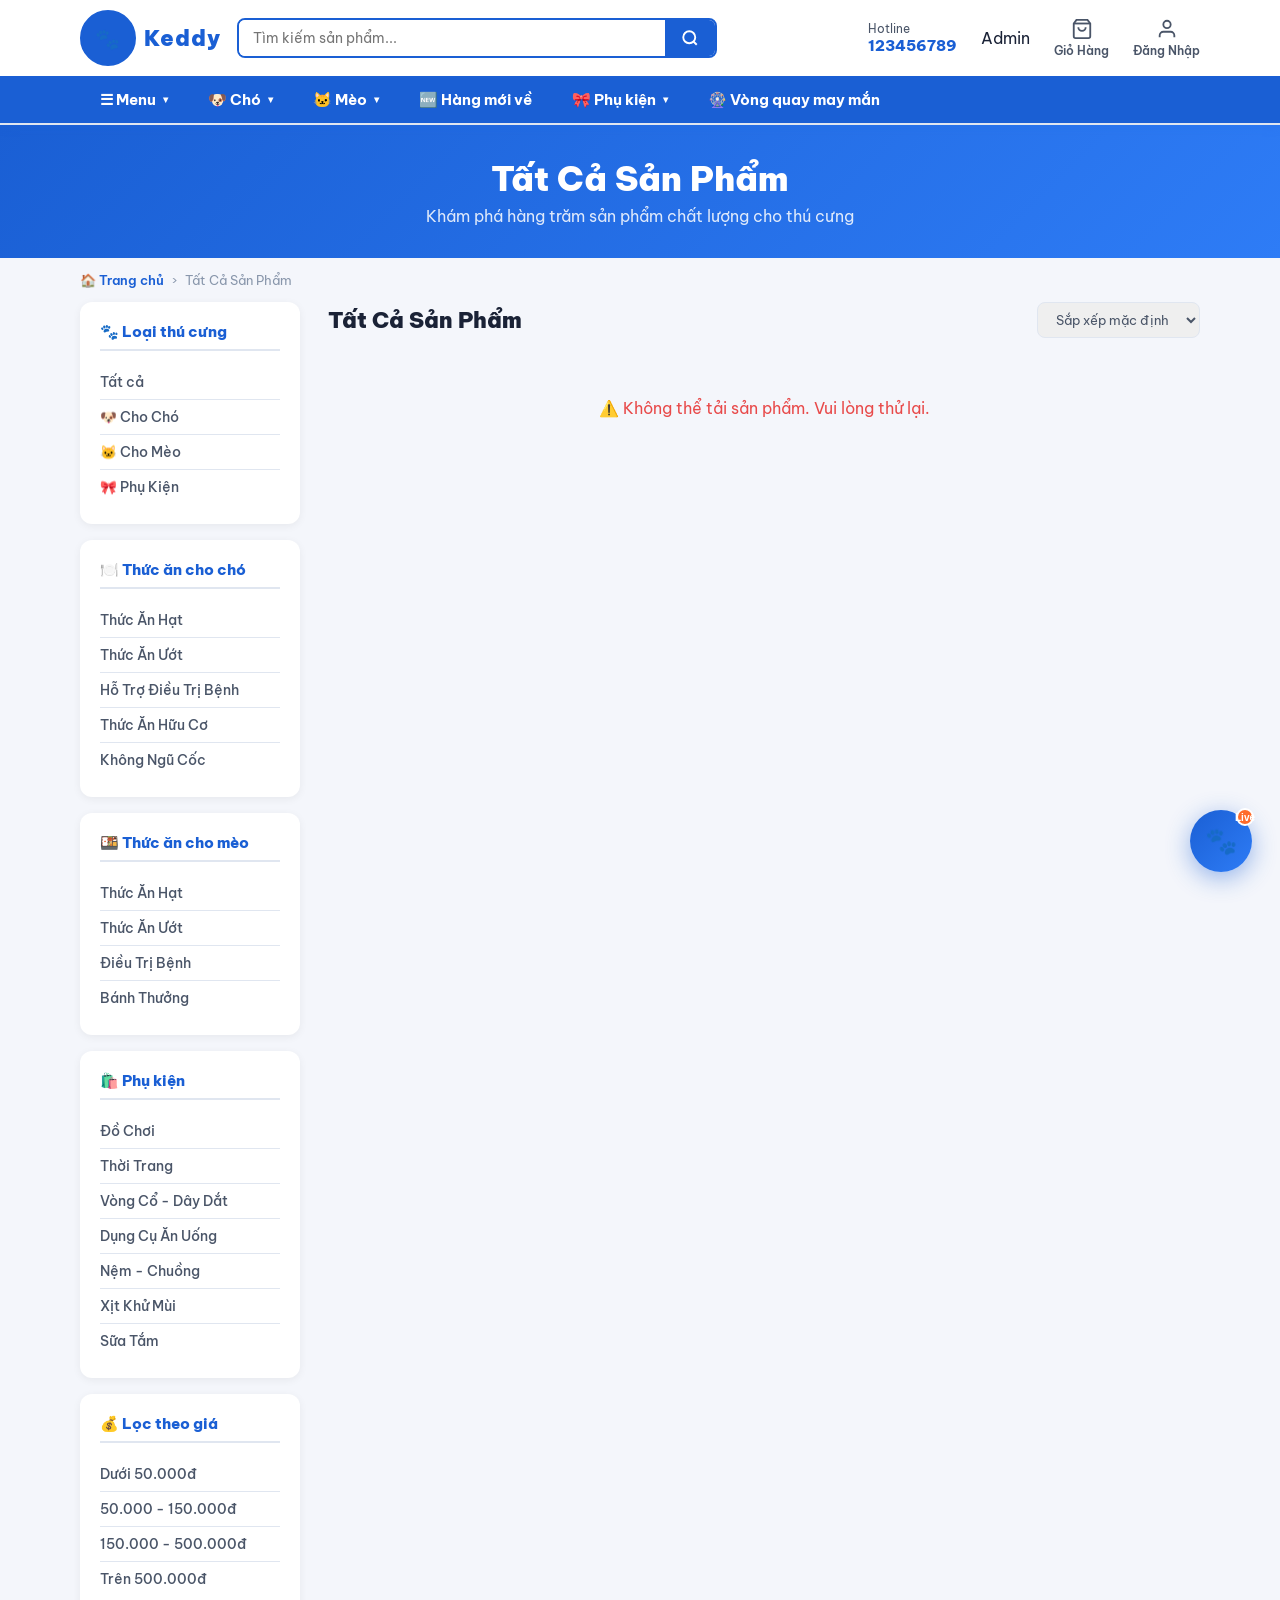
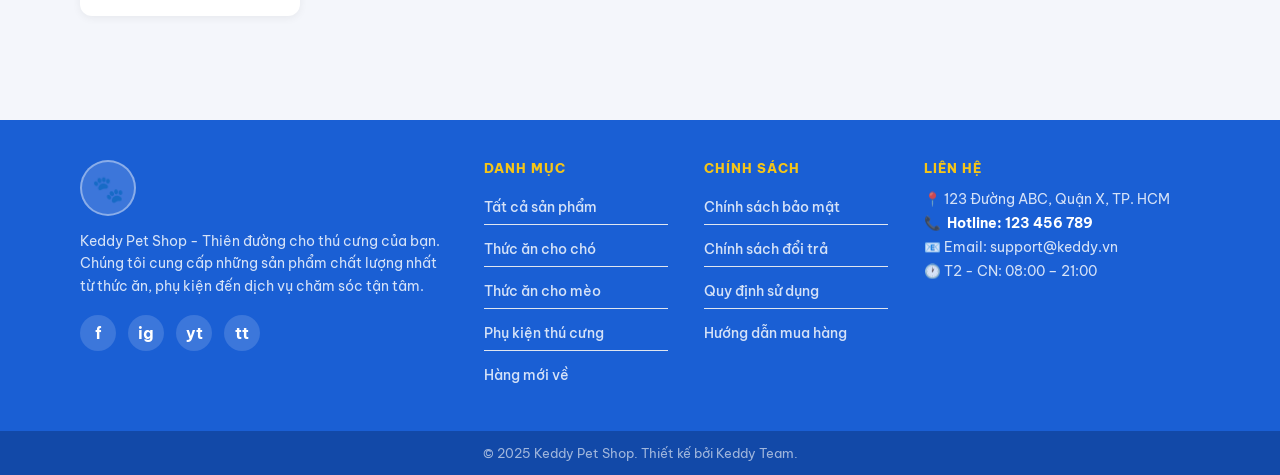
<file: Products.html>
<!DOCTYPE html>
<html lang="vi">
<head>
    <meta charset="UTF-8">
    <meta name="viewport" content="width=device-width, initial-scale=1.0">
    <title>Sản Phẩm - Keddy Pet Shop</title>
    <link rel="stylesheet" href="css/Style.css">
    <link rel="stylesheet" href="css/chatbot.css">
</head>
<script>
    const s = document.createElement('script');
    s.src = 'js/livechat.js?v=' + Date.now();
    s.defer = true;
    document.head.appendChild(s);
</script>
<body>

<!-- ===== HEADER (giống index.html) ===== -->
<header class="topbar">
    <div class="topbar-inner">

        <!-- Logo -->
        <a href="index.html" class="logo">
            <div class="logo-img">
                🐾
            </div>
            <span class="logo-text">Keddy</span>
        </a>

        <!-- Search -->
        <div class="search-bar">
            <input type="text" id="search-input" placeholder="Tìm kiếm sản phẩm...">
            <button id="search-btn">
                <svg width="18" height="18" viewBox="0 0 24 24" fill="none" stroke="currentColor" stroke-width="2.5">
                    <circle cx="11" cy="11" r="8"/><path d="m21 21-4.35-4.35"/>
                </svg>
            </button>
        </div>

        <!-- Actions -->
        <div class="top-actions">
            <div class="hotline">
                Hotline
                <span>123456789</span>
            </div>
            <a href="admin.html" class="admin">
                <i class="fa-solid fa-user-lock"></i>
                <span>Admin</span>
            </a>
            <a href="cart.html" class="top-btn">
                <svg width="22" height="22" viewBox="0 0 24 24" fill="none" stroke="currentColor" stroke-width="2">
                    <path d="M6 2 3 6v14a2 2 0 0 0 2 2h14a2 2 0 0 0 2-2V6l-3-4z"/>
                    <line x1="3" y1="6" x2="21" y2="6"/>
                    <path d="M16 10a4 4 0 0 1-8 0"/>
                </svg>
                <span>Giỏ Hàng</span>
            </a>
           <a href="#" class="top-btn" id="user-btn">
                <svg width="22" height="22" viewBox="0 0 24 24" fill="none" stroke="currentColor" stroke-width="2">
                    <path d="M20 21v-2a4 4 0 0 0-4-4H8a4 4 0 0 0-4 4v2"/>
                    <circle cx="12" cy="7" r="4"/>
                </svg>
                <span id="user-name">Đăng Nhập</span>
            </a>
        </div>
    </div>

    <!-- ===== NAVBAR ===== -->
    <nav class="navbar">
        <div class="navbar-inner">

            <div class="nav-item">
                <div class="nav-link">☰ Menu <span class="arrow">▾</span></div>
                <div class="mega-menu">
                    <div class="menu-col">
                        <div class="menu-col-title">Thức Ăn Cho Chó</div>
                        <ul>
                            <li><a href="products.html?cat=thuc-an-hat-cho">Thức Ăn Hạt</a></li>
                            <li><a href="products.html?cat=thuc-an-uot-cho">Thức Ăn Ướt</a></li>
                            <li><a href="products.html?cat=thuc-an-benh-cho">Thức Ăn Hỗ Trợ Điều Trị Bệnh</a></li>
                            <li><a href="products.html?cat=thuc-an-huu-co-cho">Thức Ăn Hữu Cơ</a></li>
                            <li><a href="products.html?cat=thuc-an-khong-ngu-coc-cho">Thức Ăn Không Ngũ Cốc</a></li>
                        </ul>
                    </div>
                    <div class="menu-col">
                        <div class="menu-col-title">Thức Ăn Cho Mèo</div>
                        <ul>
                            <li><a href="products.html?cat=thuc-an-hat-meo">Thức Ăn Hạt</a></li>
                            <li><a href="products.html?cat=thuc-an-uot-meo">Thức Ăn Ướt</a></li>
                            <li><a href="products.html?cat=thuc-an-benh-meo">Thức Ăn Điều Trị Bệnh</a></li>
                            <li><a href="products.html?cat=banh-thuong-meo">Bánh Thưởng Mèo</a></li>
                        </ul>
                    </div>
                    <div class="menu-col">
                        <div class="menu-col-title">Phụ Kiện & Đồ Chơi</div>
                        <ul>
                            <li><a href="products.html?cat=do-choi">Đồ Chơi</a></li>
                            <li><a href="products.html?cat=thoi-trang-quan-ao">Thời Trang - Quần Áo</a></li>
                            <li><a href="products.html?cat=vong-co-day-dat">Vòng Cổ - Dây Dắt</a></li>
                            <li><a href="products.html?cat=dung-cu-an-uong">Dụng Cụ Ăn Uống</a></li>
                            <li><a href="products.html?cat=nem-chuong-cho-pet">Nệm - Chuồng Cho Pet</a></li>
                        </ul>
                    </div>
                    <div class="menu-col">
                        <div class="menu-col-title">Chăm Sóc Sức Khoẻ</div>
                        <ul>
                            <li><a href="products.html?cat=thuc-pham-chuc-nang">Thực Phẩm Chức Năng</a></li>
                            <li><a href="products.html?cat=vitamin-bo-sung">Vitamin - Thực Phẩm Bổ Sung</a></li>
                        </ul>
                        <div class="menu-col-title" style="margin-top:16px">Vệ Sinh</div>
                        <ul>
                            <li><a href="products.html?cat=xit-khu-mui">Xịt Khử Mùi</a></li>
                            <li><a href="products.html?cat=sua-tam">Sữa Tắm</a></li>
                        </ul>
                    </div>
                </div>
            </div>

            <div class="nav-item">
                <div class="nav-link">🐶 Chó <span class="arrow">▾</span></div>
                <div class="mega-menu">
                    <div class="menu-col">
                        <div class="menu-col-title">Thức Ăn Cho Chó</div>
                        <ul>
                            <li><a href="products.html?cat=thuc-an-hat-cho">Thức Ăn Hạt</a></li>
                            <li><a href="products.html?cat=thuc-an-uot-cho">Thức Ăn Ướt</a></li>
                            <li><a href="products.html?cat=thuc-an-benh-cho">Thức Ăn Hỗ Trợ Điều Trị Bệnh</a></li>
                            <li><a href="products.html?cat=thuc-an-huu-co-cho">Thức Ăn Hữu Cơ</a></li>
                            <li><a href="products.html?cat=thuc-an-khong-ngu-coc-cho">Thức Ăn Không Ngũ Cốc</a></li>
                        </ul>
                    </div>
                    <div class="menu-col">
                        <div class="menu-col-title">Phụ Kiện Cho Chó</div>
                        <ul>
                            <li><a href="products.html?cat=do-choi&pet=cho">Đồ Chơi Cho Chó</a></li>
                            <li><a href="products.html?cat=thoi-trang-quan-ao&pet=cho">Thời Trang Cho Chó</a></li>
                            <li><a href="products.html?cat=vong-co-day-dat&pet=cho">Vòng Cổ - Dây Dắt</a></li>
                        </ul>
                    </div>
                </div>
            </div>

            <div class="nav-item">
                <div class="nav-link">🐱 Mèo <span class="arrow">▾</span></div>
                <div class="mega-menu">
                    <div class="menu-col">
                        <div class="menu-col-title">Thức Ăn Cho Mèo</div>
                        <ul>
                            <li><a href="products.html?cat=thuc-an-hat-meo">Thức Ăn Hạt</a></li>
                            <li><a href="products.html?cat=thuc-an-uot-meo">Thức Ăn Ướt</a></li>
                            <li><a href="products.html?cat=thuc-an-benh-meo">Thức Ăn Điều Trị Bệnh</a></li>
                            <li><a href="products.html?cat=banh-thuong-meo">Bánh Thưởng Mèo</a></li>
                        </ul>
                    </div>
                </div>
            </div>

            <div class="nav-item">
                <a href="products.html?filter=new" class="nav-link">🆕 Hàng mới về</a>
            </div>

            <div class="nav-item">
                <div class="nav-link">🎀 Phụ kiện <span class="arrow">▾</span></div>
                <div class="mega-menu">
                    <div class="menu-col">
                        <div class="menu-col-title">Phụ Kiện & Đồ Chơi</div>
                        <ul>
                            <li><a href="products.html?cat=do-choi">Đồ Chơi</a></li>
                            <li><a href="products.html?cat=thoi-trang-quan-ao">Thời Trang - Quần Áo</a></li>
                            <li><a href="products.html?cat=vong-co-day-dat">Vòng Cổ - Dây Dắt</a></li>
                            <li><a href="products.html?cat=dung-cu-an-uong">Dụng Cụ Ăn Uống</a></li>
                            <li><a href="products.html?cat=nem-chuong-cho-pet">Nệm - Chuồng Cho Pet</a></li>
                        </ul>
                    </div>
                </div>
            </div>

            <div class="nav-item">
                <a href="lucky-wheel.html" class="nav-link">🎡 Vòng quay may mắn</a>
            </div>

        </div>
    </nav>
</header>

<!-- ===== PAGE HERO ===== -->
<div class="page-hero" id="page-hero">
    <h1 id="page-title">Tất Cả Sản Phẩm</h1>
    <p id="page-subtitle">Khám phá hàng trăm sản phẩm chất lượng cho thú cưng của bạn</p>
</div>

<!-- Breadcrumb -->
<div class="breadcrumb">
    <a href="index.html">🏠 Trang chủ</a>
    <span>›</span>
    <span id="breadcrumb-current">Sản phẩm</span>
</div>

<!-- ===== PRODUCTS LAYOUT ===== -->
<div class="products-layout">

    <!-- Sidebar -->
    <aside class="sidebar">
        <div class="sidebar-box">
            <div class="sidebar-title">🐾 Loại thú cưng</div>
            <ul class="sidebar-list">
                <li><a href="?">Tất cả</a></li>
                <li><a href="?pet=cho">🐶 Cho Chó</a></li>
                <li><a href="?pet=meo">🐱 Cho Mèo</a></li>
                <li><a href="?cat=phu-kien">🎀 Phụ Kiện</a></li>
            </ul>
        </div>

        <div class="sidebar-box">
            <div class="sidebar-title">🍽️ Thức ăn cho chó</div>
            <ul class="sidebar-list">
                <li><a href="?cat=thuc-an-hat-cho">Thức Ăn Hạt</a></li>
                <li><a href="?cat=thuc-an-uot-cho">Thức Ăn Ướt</a></li>
                <li><a href="?cat=thuc-an-benh-cho">Hỗ Trợ Điều Trị Bệnh</a></li>
                <li><a href="?cat=thuc-an-huu-co-cho">Thức Ăn Hữu Cơ</a></li>
                <li><a href="?cat=thuc-an-khong-ngu-coc-cho">Không Ngũ Cốc</a></li>
            </ul>
        </div>

        <div class="sidebar-box">
            <div class="sidebar-title">🍱 Thức ăn cho mèo</div>
            <ul class="sidebar-list">
                <li><a href="?cat=thuc-an-hat-meo">Thức Ăn Hạt</a></li>
                <li><a href="?cat=thuc-an-uot-meo">Thức Ăn Ướt</a></li>
                <li><a href="?cat=thuc-an-benh-meo">Điều Trị Bệnh</a></li>
                <li><a href="?cat=banh-thuong-meo">Bánh Thưởng</a></li>
            </ul>
        </div>

        <div class="sidebar-box">
            <div class="sidebar-title">🛍️ Phụ kiện</div>
            <ul class="sidebar-list">
                <li><a href="?cat=do-choi">Đồ Chơi</a></li>
                <li><a href="?cat=thoi-trang-quan-ao">Thời Trang</a></li>
                <li><a href="?cat=vong-co-day-dat">Vòng Cổ - Dây Dắt</a></li>
                <li><a href="?cat=dung-cu-an-uong">Dụng Cụ Ăn Uống</a></li>
                <li><a href="?cat=nem-chuong-cho-pet">Nệm - Chuồng</a></li>
                <li><a href="?cat=xit-khu-mui">Xịt Khử Mùi</a></li>
                <li><a href="?cat=sua-tam">Sữa Tắm</a></li>
            </ul>
        </div>

        <div class="sidebar-box">
            <div class="sidebar-title">💰 Lọc theo giá</div>
            <ul class="sidebar-list">
                <li><a href="?maxprice=50000">Dưới 50.000đ</a></li>
                <li><a href="?minprice=50000&maxprice=150000">50.000 - 150.000đ</a></li>
                <li><a href="?minprice=150000&maxprice=500000">150.000 - 500.000đ</a></li>
                <li><a href="?minprice=500000">Trên 500.000đ</a></li>
            </ul>
        </div>
    </aside>

    <!-- Main products -->
    <main class="products-main">
        <div class="products-header">
            <h2 id="main-title">Tất Cả Sản Phẩm</h2>
            <select class="sort-select" id="sort-select">
                <option value="default">Sắp xếp mặc định</option>
                <option value="price_asc">Giá tăng dần</option>
                <option value="price_desc">Giá giảm dần</option>
                <option value="newest">Mới nhất</option>
                <option value="name_asc">Tên A - Z</option>
            </select>
        </div>

        <div class="products-grid" id="products-grid"></div>
        <div class="pagination" id="pagination"></div>
    </main>
</div>

<!-- ===== FOOTER ===== -->
<footer>
    <div class="footer-main">
        <div class="footer-brand">
            <div class="footer-logo">
                <div class="footer-logo-icon">🐾</div>
            </div>
            <p class="footer-desc">
                Keddy Pet Shop - Thiên đường cho thú cưng của bạn. Chúng tôi cung cấp những sản phẩm chất lượng nhất từ thức ăn, phụ kiện đến dịch vụ chăm sóc tận tâm.
            </p>
            <div class="social-links">
                <a href="#">f</a>
                <a href="#">ig</a>
                <a href="#">yt</a>
                <a href="#">tt</a>
            </div>
        </div>
        <div class="footer-col">
            <h4>Danh Mục</h4>
            <ul class="sidebar-list">
                <li><a href="?">Tất cả sản phẩm</a></li>
                <li><a href="?pet=cho">Thức ăn cho chó</a></li>
                <li><a href="?pet=meo">Thức ăn cho mèo</a></li>
                <li><a href="?cat=phu-kien">Phụ kiện thú cưng</a></li>
                <li><a href="?filter=new">Hàng mới về</a></li>
            </ul>
        </div>
        <div class="footer-col">
            <h4>Chính Sách</h4>
            <ul class="sidebar-list">
                <li><a href="#">Chính sách bảo mật</a></li>
                <li><a href="#">Chính sách đổi trả</a></li>
                <li><a href="#">Quy định sử dụng</a></li>
                <li><a href="#">Hướng dẫn mua hàng</a></li>
            </ul>
        </div>
        <div class="footer-col footer-contact">
            <h4>Liên Hệ</h4>
            <p>📍 123 Đường ABC, Quận X, TP. HCM</p>
            <p>📞 <strong>Hotline: 123 456 789</strong></p>
            <p>📧 Email: support@keddy.vn</p>
            <p>🕐 T2 - CN: 08:00 – 21:00</p>
        </div>
    </div>
    <div class="footer-bottom">
        © 2025 Keddy Pet Shop. Thiết kế bởi Keddy Team.
    </div>
</footer>

<!-- Toast thông báo -->
<div id="toast" style="
    position:fixed; bottom:32px; left:50%; transform:translateX(-50%) translateY(80px);
    background:#2d2416; color:#fff; padding:12px 24px; border-radius:30px;
    font-size:14px; font-weight:600; z-index:9999;
    box-shadow:0 8px 24px rgba(0,0,0,0.2);
    transition:transform 0.35s cubic-bezier(0.34,1.56,0.64,1), opacity 0.35s;
    opacity:0; pointer-events:none;
"></div>

<!-- ===== SCRIPT ===== -->
<script>

// ── URL params ──
const params     = new URLSearchParams(location.search);
const petFilter  = params.get('pet');
const catFilter  = params.get('cat');
const searchQ    = params.get('search');
const filterType = params.get('filter');
const minPrice = params.get('minprice') || '';
const maxPrice = params.get('maxprice') || '';

let currentPage = 1;
const PER_PAGE  = 12;

// ── Toast ──
function showToast(msg, ms = 2500) {
    const t = document.getElementById('toast');
    t.textContent = msg;
    t.style.opacity = '1';
    t.style.transform = 'translateX(-50%) translateY(0)';
    setTimeout(() => {
        t.style.opacity = '0';
        t.style.transform = 'translateX(-50%) translateY(80px)';
    }, ms);
}

// ── Thêm vào giỏ nhanh từ card ──
async function addToCartQuick(id, name) {

    try {

        const res = await fetch('api/cart.php', {
            method: 'POST',

            credentials: 'include',

            headers: {
                'Content-Type': 'application/json'
            },

            body: JSON.stringify({
                action: 'add',
                product_id: id,
                quantity: 1
            })
        });

        const data = await res.json();

        if (data.success) {

            showToast(`✅ Đã thêm "${name}" vào giỏ hàng!`);

        } else {

            showToast('❌ ' + data.message);

        }

    } catch (err) {

        console.error(err);

        showToast('❌ Không kết nối được server');

    }
}

// ── Render sản phẩm ──
async function renderProducts() {
    const sort = document.getElementById('sort-select').value;

    const query = new URLSearchParams({
        pet: petFilter || '',
        cat: catFilter || '',
        search: searchQ || '',
        filter: filterType || '',
        sort: sort,
        page: currentPage,
        per_page: PER_PAGE,
        minprice: minPrice,  
        maxprice: maxPrice 
    });

    try {
        const res  = await fetch('api/Products.php?' + query);
        if (!res.ok) throw new Error('API lỗi');
        const data = await res.json();

        const grid = document.getElementById('products-grid');

        if (!data.products || data.products.length === 0) {
            grid.innerHTML = `<p style="grid-column:1/-1;text-align:center;color:#aaa;padding:40px 0">Không tìm thấy sản phẩm nào.</p>`;
            document.getElementById('pagination').innerHTML = '';
            return;
        }

        // =============================================
        // ✅ CARD SẢN PHẨM — click vào bất kỳ đâu → sang trang chi tiết
        // =============================================
        grid.innerHTML = data.products.map(p => `
            <div class="product-card"
                 onclick="location.href='product-detail.html?id=${p.id}'"
                 style="cursor:pointer">
                <div class="img-wrap">
                    ${p.is_new == 1 ? '<div class="badge-new">MỚI</div>' : ''}
                    <img src="${p.image}" alt="${p.name}"
                         onerror="this.src='images/placeholder.png'">
                </div>
                <div class="card-body">
                    <div class="card-name">${p.name}</div>
                    <div class="card-price">
                        ${Number(p.price).toLocaleString('vi-VN')}đ
                        ${(p.old_price && p.old_price > p.price)
                            ? `<span style="font-size:12px;color:#bbb;text-decoration:line-through;margin-left:6px">${Number(p.old_price).toLocaleString('vi-VN')}đ</span>`
                            : ''}
                    </div>
                    <div class="card-actions">
                        <button class="btn-buy"
                            onclick="event.stopPropagation();location.href='product-detail.html?id=${p.id}'">
                            Xem chi tiết
                        </button>
                        <button class="btn-cart"
    onclick="event.stopPropagation();addToCartQuick(${p.id}, '${p.name.replace(/'/g, "\\'")}')">
    Thêm vào giỏ
</button>
                    </div>
                </div>
            </div>
        `).join('');

        renderPagination(data.total_pages || 1);

    } catch (err) {
        console.error(err);
        document.getElementById('products-grid').innerHTML =
            `<p style="grid-column:1/-1;text-align:center;color:#e84a4a;padding:40px 0">⚠️ Không thể tải sản phẩm. Vui lòng thử lại.</p>`;
    }
}

function goPage(p) {
    currentPage = p;
    renderProducts();
    window.scrollTo({ top: 300, behavior: 'smooth' });
}

function renderPagination(totalPages) {
    const container = document.getElementById('pagination');
    container.innerHTML = '';
    if (totalPages <= 1) return;

    if (currentPage > 1) {
        container.innerHTML += `<button onclick="goPage(${currentPage - 1})">←</button>`;
    }

    let start = Math.max(1, currentPage - 2);
    let end   = Math.min(totalPages, currentPage + 2);

    for (let i = start; i <= end; i++) {
        container.innerHTML += `
            <button onclick="goPage(${i})"
                    class="${i === currentPage ? 'active-page' : ''}">
                ${i}
            </button>`;
    }

    if (currentPage < totalPages) {
        container.innerHTML += `<button onclick="goPage(${currentPage + 1})">→</button>`;
    }
}

// ── Tiêu đề động ──
function updatePageTitle() {
    const titles = {
        'cho': { h:'Sản Phẩm Cho Chó 🐶', sub:'Thức ăn và phụ kiện chất lượng cao dành riêng cho chó cưng' },
        'meo': { h:'Sản Phẩm Cho Mèo 🐱', sub:'Thức ăn và phụ kiện được thiết kế đặc biệt cho mèo cưng' },
        'thuc-an-hat-cho':  { h:'Thức Ăn Hạt Cho Chó',      sub:'Hạt khô chất lượng cao cho chó các lứa tuổi' },
        'thuc-an-uot-cho':  { h:'Thức Ăn Ướt Cho Chó',      sub:'Pate và thức ăn ướt dinh dưỡng cho chó' },
        'thuc-an-benh-cho': { h:'Thức Ăn Hỗ Trợ Điều Trị Cho Chó', sub:'Thực phẩm hỗ trợ sức khoẻ chó' },
        'thuc-an-hat-meo':  { h:'Thức Ăn Hạt Cho Mèo',      sub:'Hạt khô cao cấp cho mèo các lứa tuổi' },
        'thuc-an-uot-meo':  { h:'Thức Ăn Ướt Cho Mèo',      sub:'Pate và thức ăn ướt dinh dưỡng cho mèo' },
        'thuc-an-benh-meo': { h:'Thức Ăn Điều Trị Cho Mèo', sub:'Thực phẩm hỗ trợ điều trị và phục hồi sức khoẻ mèo' },
        'banh-thuong-meo':  { h:'Bánh Thưởng Cho Mèo',      sub:'Snack ngon lành, bổ dưỡng cho mèo cưng' },
        'do-choi':          { h:'Đồ Chơi Cho Thú Cưng 🎾',  sub:'Đồ chơi vui nhộn, an toàn cho chó và mèo' },
        'sua-tam':          { h:'Sữa Tắm Thú Cưng 🛁',      sub:'Sữa tắm dịu nhẹ, chăm sóc lông và da thú cưng' },
        'vong-co-day-dat':  { h:'Vòng Cổ & Dây Dắt 📿',    sub:'Phụ kiện thời trang và an toàn cho thú cưng' },
    };

    const key  = petFilter || catFilter;
    let info   = (key && titles[key]) ? titles[key] : { h:'Tất Cả Sản Phẩm', sub:'Khám phá hàng trăm sản phẩm chất lượng cho thú cưng' };

    if (filterType === 'new') { info.h = 'Hàng Mới Về 🆕'; info.sub = 'Sản phẩm mới nhất vừa cập nhật'; }
    if (searchQ)              { info.h = `Kết quả: "${searchQ}"`; info.sub = 'Kết quả tìm kiếm sản phẩm'; }

    document.getElementById('page-title').textContent       = info.h;
    document.getElementById('page-subtitle').textContent    = info.sub;
    document.getElementById('main-title').textContent       = info.h;
    document.getElementById('breadcrumb-current').textContent = info.h;
    document.title = info.h + ' - Keddy Pet Shop';
}

// ── User session ──
const currentUser = JSON.parse(localStorage.getItem('user'));
const userBtn     = document.getElementById('user-btn');
const userName    = document.getElementById('user-name');

if (currentUser) {
    userName.textContent = currentUser.username;
    userBtn.addEventListener('click', e => { e.preventDefault(); location.href = 'profile.html'; });
} else {
    userBtn.addEventListener('click', e => { e.preventDefault(); location.href = 'login.html'; });
}

// ── Init ──
document.addEventListener('DOMContentLoaded', () => {
    updatePageTitle();
    renderProducts();

    document.getElementById('sort-select').addEventListener('change', () => {
        currentPage = 1;
        renderProducts();
    });

    document.getElementById('search-btn').addEventListener('click', () => {
        const q = document.getElementById('search-input').value.trim();
        if (q) location.href = '?search=' + encodeURIComponent(q);
    });

    document.getElementById('search-input').addEventListener('keypress', e => {
        if (e.key === 'Enter') {
            const q = e.target.value.trim();
            if (q) location.href = '?search=' + encodeURIComponent(q);
        }
    });

    // Highlight sidebar active
    document.querySelectorAll('.sidebar-list a').forEach(a => {
        if (a.getAttribute('href') && location.search && location.search === a.getAttribute('href')) {
            a.classList.add('active');
        }
    });

    // Dropdown mobile
    document.querySelectorAll('.nav-link').forEach(link => {
        link.addEventListener('click', function() {
            const menu = this.parentElement.querySelector('.mega-menu');
            if (!menu) return;
            if (window.innerWidth < 900) {
                const isOpen = menu.style.display === 'flex';
                document.querySelectorAll('.mega-menu').forEach(m => m.style.display = 'none');
                menu.style.display = isOpen ? 'none' : 'flex';
            }
        });
    });
    document.addEventListener('click', e => {
        if (!e.target.closest('.nav-item'))
            document.querySelectorAll('.mega-menu').forEach(m => m.style.display = '');
    });
});
</script>

</body>
</html>
</file>
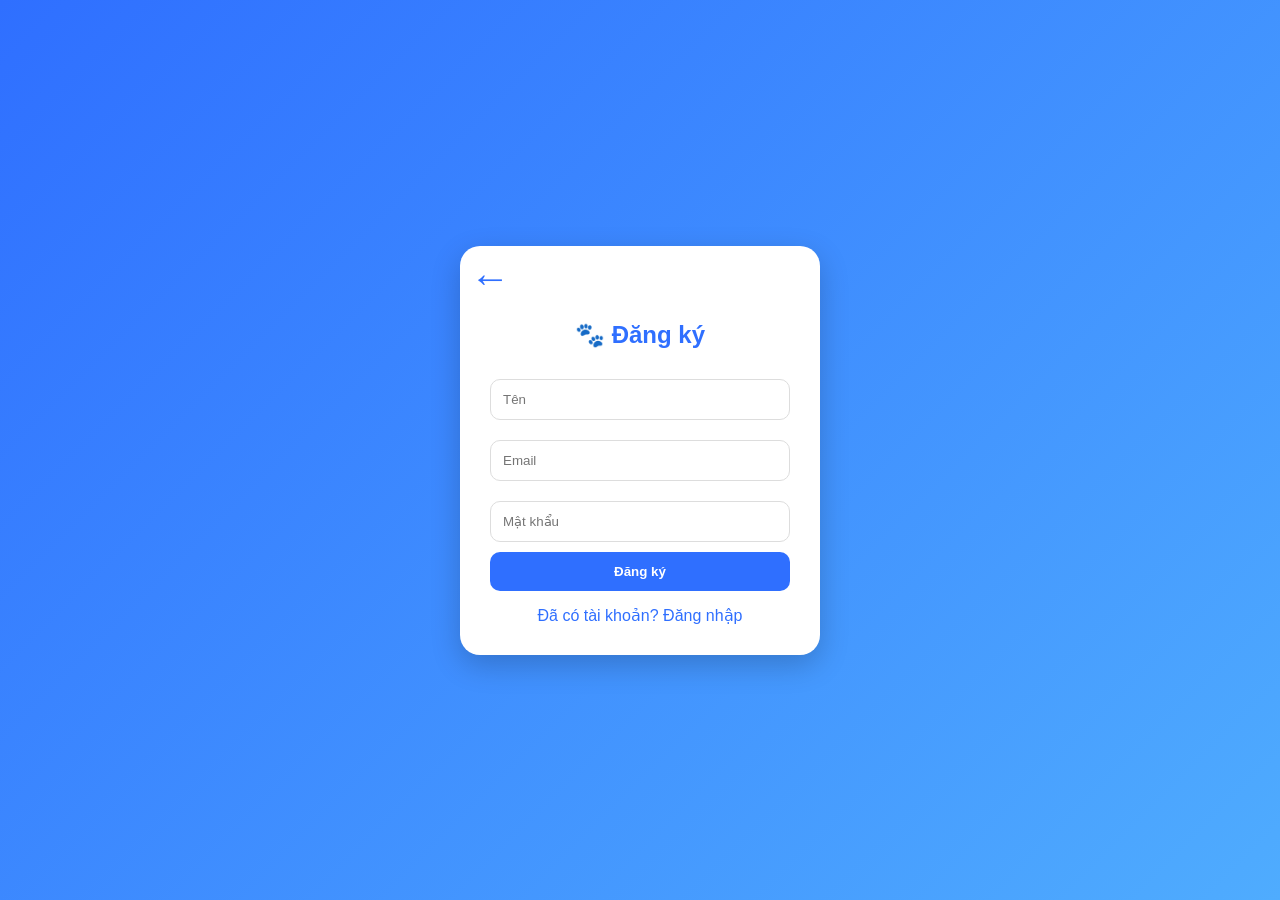
<file: register.html>
<!DOCTYPE html>
<html lang="vi">
<head>
<meta charset="UTF-8">
<title>Đăng ký - Keddy</title>
<link rel="stylesheet" href="css/auth.css">
</head>

<body>

<div class="box">
        <a href="index.html" class="back-btn">← </a>

    <h2>🐾 Đăng ký</h2>

    <form onsubmit="event.preventDefault(); register();">
        <input type="text" id="reg-username" placeholder="Tên" required>
        <input type="email" id="reg-email" placeholder="Email" required>
        <input type="password" id="reg-password" placeholder="Mật khẩu" required>
        <button type="submit">Đăng ký</button>
    </form>

    <div class="link">
        <a href="login.html">Đã có tài khoản? Đăng nhập</a>
    </div>
</div>

<script>
async function register() {
    const username = document.getElementById('reg-username').value;
    const email = document.getElementById('reg-email').value;
    const password = document.getElementById('reg-password').value;

    try {
        const res = await fetch('api/register.php', {
            method: 'POST',
            headers: {'Content-Type':'application/json'},
            body: JSON.stringify({ username, email, password })
        });

        const data = await res.json();

       if (data.success) {
    showNotify("Đăng ký thành công 🎉", "login.html");
} else {
            alert(data.error);
        }

    } catch (e) {
        alert("Lỗi server!");
        console.error(e);
    }
}
function showNotify(message, redirect = null) {
    const box = document.getElementById("notify");
    const text = document.getElementById("notify-text");

    text.textContent = message;
    box.style.display = "flex";

    setTimeout(() => {
        box.style.display = "none";
        if (redirect) window.location.href = redirect;
    }, 2000); // 2 giây
}
</script>
<script>
function showNotify(message, redirectUrl) {
    const box = document.createElement("div");
    box.innerText = message;

    box.style.position = "fixed";
    box.style.top = "50%";
    box.style.left = "50%";
    box.style.transform = "translate(-50%, -50%)";
    box.style.background = "#ff7b00";
    box.style.color = "#fff";
    box.style.padding = "20px 30px";
    box.style.borderRadius = "12px";
    box.style.fontSize = "18px";
    box.style.boxShadow = "0 10px 30px rgba(0,0,0,0.2)";
    box.style.zIndex = "9999";

    document.body.appendChild(box);

    setTimeout(() => {
        box.remove();
        if (redirectUrl) window.location.href = redirectUrl;
    }, 2000);
}
</script>
<div id="notify" class="notify">
    <div class="notify-box">
        <p id="notify-text"></p>
    </div>
</div>
</body>
</html>
</file>
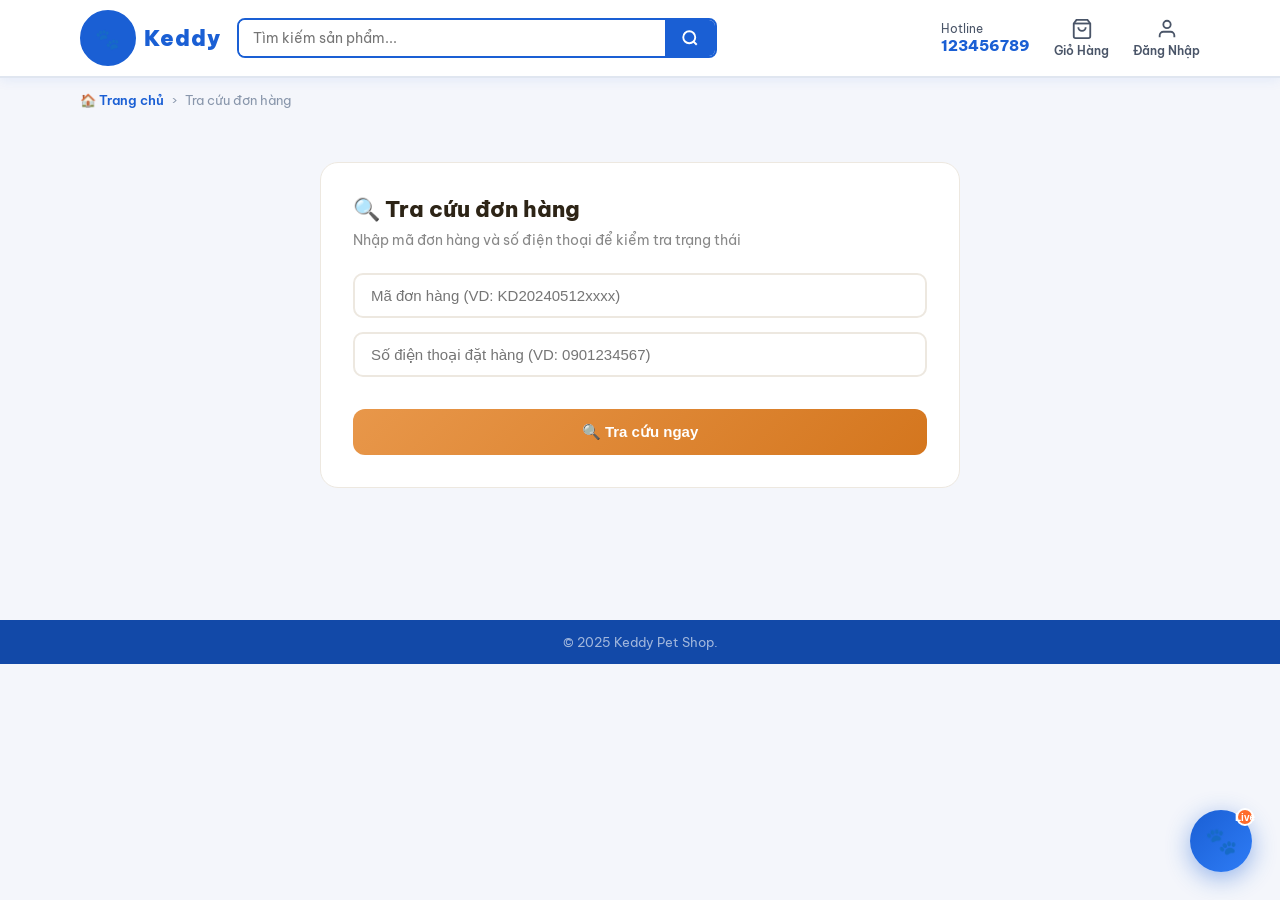
<file: track-order.html>
<!DOCTYPE html>
<html lang="vi">
<head>
  <meta charset="UTF-8">
  <meta name="viewport" content="width=device-width, initial-scale=1.0">
  <title>Tra cứu đơn hàng — Keddy Pet Shop</title>
  <link rel="stylesheet" href="css/Style.css">
  <link rel="stylesheet" href="css/chatbot.css">
  
  <style>
    .track-wrapper {
      max-width: 680px;
      margin: 40px auto;
      padding: 0 20px 60px;
    }
    .track-box {
      background: #fff;
      border-radius: 18px;
      border: 1.5px solid #ede8e0;
      padding: 32px;
      margin-bottom: 24px;
    }
    .track-title {
      font-size: 22px;
      font-weight: 800;
      color: #2d2416;
      margin-bottom: 8px;
    }
    .track-sub {
      font-size: 14px;
      color: #888;
      margin-bottom: 24px;
    }
    .track-form { display: flex; flex-direction: column; gap: 14px; }
    .track-form input {
      width: 100%;
      border: 2px solid #ede8e0;
      border-radius: 10px;
      padding: 12px 16px;
      font-size: 15px;
      outline: none;
      box-sizing: border-box;
      transition: border-color 0.2s;
    }
    .track-form input:focus { border-color: #e8974a; }
    .track-btn {
      background: linear-gradient(135deg, #e8974a, #d4761e);
      color: #fff;
      border: none;
      border-radius: 12px;
      padding: 14px;
      font-size: 15px;
      font-weight: 700;
      cursor: pointer;
      transition: opacity 0.2s;
    }
    .track-btn:hover { opacity: 0.9; }
    .track-btn:disabled { opacity: 0.6; cursor: not-allowed; }
    .track-msg { font-size: 14px; text-align: center; margin-top: 4px; }
    .track-msg.error { color: #e84a4a; }
    .track-msg.success { color: #2e7d32; }

    /* Result */
    .result-box {
      background: #fff;
      border-radius: 18px;
      border: 1.5px solid #ede8e0;
      padding: 28px;
      display: none;
    }
    .result-header {
      display: flex;
      align-items: center;
      justify-content: space-between;
      margin-bottom: 20px;
      flex-wrap: wrap;
      gap: 10px;
    }
    .result-code {
      font-size: 18px;
      font-weight: 800;
      color: #e8974a;
    }
    .status-pill {
      padding: 6px 16px;
      border-radius: 20px;
      font-size: 13px;
      font-weight: 700;
    }
    .status-pending   { background: #fff3cd; color: #856404; }
    .status-shipping  { background: #cce5ff; color: #004085; }
    .status-done      { background: #d4edda; color: #155724; }
    .status-cancelled { background: #f8d7da; color: #721c24; }

    /* Timeline */
    .timeline {
      display: flex;
      justify-content: space-between;
      margin: 24px 0;
      position: relative;
    }
    .timeline::before {
      content: '';
      position: absolute;
      top: 18px;
      left: 10%;
      right: 10%;
      height: 3px;
      background: #ede8e0;
      z-index: 0;
    }
    .timeline-step {
      display: flex;
      flex-direction: column;
      align-items: center;
      gap: 8px;
      position: relative;
      z-index: 1;
      flex: 1;
    }
    .timeline-dot {
      width: 36px;
      height: 36px;
      border-radius: 50%;
      background: #ede8e0;
      display: flex;
      align-items: center;
      justify-content: center;
      font-size: 16px;
      border: 3px solid #fff;
      box-shadow: 0 0 0 2px #ede8e0;
    }
    .timeline-dot.active {
      background: #e8974a;
      box-shadow: 0 0 0 2px #e8974a;
    }
    .timeline-dot.done {
      background: #4caf50;
      box-shadow: 0 0 0 2px #4caf50;
    }
    .timeline-dot.cancelled {
      background: #e84a4a;
      box-shadow: 0 0 0 2px #e84a4a;
    }
    .timeline-label {
      font-size: 11px;
      color: #888;
      text-align: center;
      font-weight: 600;
    }
    .timeline-label.active { color: #e8974a; }
    .timeline-label.done   { color: #4caf50; }

    .info-table { width: 100%; border-collapse: collapse; font-size: 14px; margin-bottom: 20px; }
    .info-table tr { border-bottom: 1px solid #f0ece6; }
    .info-table td { padding: 10px 4px; }
    .info-table td:first-child { color: #888; width: 40%; }
    .info-table td:last-child { font-weight: 600; color: #2d2416; }

    .items-title { font-size: 14px; font-weight: 700; color: #2d2416; margin: 16px 0 10px; }
    .order-item {
      display: flex;
      align-items: center;
      gap: 12px;
      padding: 10px 0;
      border-bottom: 1px solid #f0ece6;
      font-size: 13px;
    }
    .order-item img {
      width: 48px; height: 48px;
      object-fit: contain;
      border-radius: 8px;
      background: #f8f5f0;
      border: 1px solid #ede8e0;
    }
    .order-item-name { flex: 1; font-weight: 600; color: #2d2416; }
    .order-item-name span { font-weight: 400; color: #888; display: block; }
    .order-item-price { font-weight: 700; color: #e84a4a; }
    .order-total-row {
      display: flex;
      justify-content: space-between;
      padding: 14px 0 0;
      font-size: 16px;
      font-weight: 800;
    }
    .order-total-row span:last-child { color: #e84a4a; }
  </style>
</head>
<script>
    const s = document.createElement('script');
    s.src = 'js/livechat.js?v=' + Date.now();
    s.defer = true;
    document.head.appendChild(s);
</script>
<body>

<header class="topbar">
  <div class="topbar-inner">
    <a href="index.html" class="logo">
      <div class="logo-img">🐾</div>
      <span class="logo-text">Keddy</span>
    </a>
    <div class="search-bar">
      <input type="text" id="search-input" placeholder="Tìm kiếm sản phẩm...">
      <button id="search-btn">
        <svg width="18" height="18" viewBox="0 0 24 24" fill="none" stroke="currentColor" stroke-width="2.5">
          <circle cx="11" cy="11" r="8"/><path d="m21 21-4.35-4.35"/>
        </svg>
      </button>
    </div>
    <div class="top-actions">
      <div class="hotline">Hotline <span>123456789</span></div>
      <a href="cart.html" class="top-btn">
        <svg width="22" height="22" viewBox="0 0 24 24" fill="none" stroke="currentColor" stroke-width="2">
          <path d="M6 2 3 6v14a2 2 0 0 0 2 2h14a2 2 0 0 0 2-2V6l-3-4z"/>
          <line x1="3" y1="6" x2="21" y2="6"/>
          <path d="M16 10a4 4 0 0 1-8 0"/>
        </svg>
        <span>Giỏ Hàng</span>
      </a>
      <a href="#" class="top-btn" id="user-btn">
        <svg width="22" height="22" viewBox="0 0 24 24" fill="none" stroke="currentColor" stroke-width="2">
          <path d="M20 21v-2a4 4 0 0 0-4-4H8a4 4 0 0 0-4 4v2"/>
          <circle cx="12" cy="7" r="4"/>
        </svg>
        <span id="user-name">Đăng Nhập</span>
      </a>
    </div>
  </div>
</header>

<div class="breadcrumb">
  <a href="index.html">🏠 Trang chủ</a>
  <span>›</span>
  <span>Tra cứu đơn hàng</span>
</div>

<div class="track-wrapper">
  <div class="track-box">
    <div class="track-title">🔍 Tra cứu đơn hàng</div>
    <div class="track-sub">Nhập mã đơn hàng và số điện thoại để kiểm tra trạng thái</div>
    <div class="track-form">
      <input type="text" id="input-code" placeholder="Mã đơn hàng (VD: KD20240512xxxx)" maxlength="30">
      <input type="tel"  id="input-phone" placeholder="Số điện thoại đặt hàng (VD: 0901234567)" maxlength="15">
      <div id="track-msg" class="track-msg"></div>
      <button class="track-btn" id="btn-track">🔍 Tra cứu ngay</button>
    </div>
  </div>

  <!-- Kết quả -->
  <div class="result-box" id="result-box">
    <div class="result-header">
      <div>
        <div style="font-size:13px;color:#888;margin-bottom:4px;">Mã đơn hàng</div>
        <div class="result-code" id="res-code"></div>
      </div>
      <div class="status-pill" id="res-status-pill"></div>
    </div>

    <!-- Timeline -->
    <div class="timeline" id="res-timeline">
      <div class="timeline-step" id="tl-pending">
        <div class="timeline-dot">📋</div>
        <div class="timeline-label">Chờ xử lý</div>
      </div>
      <div class="timeline-step" id="tl-shipping">
        <div class="timeline-dot">🚚</div>
        <div class="timeline-label">Đang giao</div>
      </div>
      <div class="timeline-step" id="tl-done">
        <div class="timeline-dot">✅</div>
        <div class="timeline-label">Hoàn thành</div>
      </div>
    </div>

    <!-- Thông tin đơn -->
    <table class="info-table">
      <tr><td>Người nhận</td><td id="res-name"></td></tr>
      <tr><td>Số điện thoại</td><td id="res-phone"></td></tr>
      <tr><td>Địa chỉ giao</td><td id="res-address"></td></tr>
      <tr><td>Thanh toán</td><td id="res-payment"></td></tr>
      <tr><td>Ngày đặt</td><td id="res-date"></td></tr>
      <tr><td>Ghi chú</td><td id="res-note"></td></tr>
    </table>

    <!-- Sản phẩm -->
    <div class="items-title">🛒 Sản phẩm trong đơn</div>
    <div id="res-items"></div>
    <div class="order-total-row">
      <span>Tổng cộng</span>
      <span id="res-total"></span>
    </div>
  </div>
</div>

<footer>
  <div class="footer-bottom">© 2025 Keddy Pet Shop.</div>
</footer>

<script>
function escapeHTML(str) {
  return String(str || '').replace(/&/g,'&amp;').replace(/</g,'&lt;').replace(/>/g,'&gt;');
}

// Điền mã đơn từ URL nếu có (từ trang success)
const urlParams = new URLSearchParams(location.search);
if (urlParams.get('code'))  document.getElementById('input-code').value  = urlParams.get('code');
if (urlParams.get('phone')) document.getElementById('input-phone').value = urlParams.get('phone');
if (urlParams.get('code') && urlParams.get('phone')) trackOrder();
document.getElementById('btn-track').addEventListener('click', trackOrder);
document.getElementById('input-phone').addEventListener('keypress', e => {
  if (e.key === 'Enter') trackOrder();
});

async function trackOrder() {
  const code  = document.getElementById('input-code').value.trim();
  const phone = document.getElementById('input-phone').value.trim();
  const msg   = document.getElementById('track-msg');

  if (!code || !phone) {
    msg.className = 'track-msg error';
    msg.textContent = 'Vui lòng nhập đầy đủ mã đơn và số điện thoại!';
    return;
  }

  const btn = document.getElementById('btn-track');
  btn.disabled = true;
  btn.textContent = '⏳ Đang tìm...';
  msg.textContent = '';

  try {
    const res  = await fetch(`api/track_order.php?order_code=${encodeURIComponent(code)}&phone=${encodeURIComponent(phone)}`);
    const data = await res.json();

    if (!data.success) {
      msg.className = 'track-msg error';
      msg.textContent = data.message;
      document.getElementById('result-box').style.display = 'none';
      return;
    }

    renderResult(data.data);
  } catch (err) {
    msg.className = 'track-msg error';
    msg.textContent = 'Lỗi kết nối server!';
  }

  btn.disabled = false;
  btn.textContent = '🔍 Tra cứu ngay';
}

function renderResult(o) {
  document.getElementById('result-box').style.display = 'block';
  document.getElementById('result-box').scrollIntoView({ behavior: 'smooth' });

  // Code + status
  document.getElementById('res-code').textContent = '#' + o.order_code;

  const statusMap = {
    pending:   { label: 'Chờ xử lý',  cls: 'status-pending' },
    shipping:  { label: 'Đang giao',  cls: 'status-shipping' },
    done:      { label: 'Hoàn thành', cls: 'status-done' },
    cancelled: { label: 'Đã hủy',     cls: 'status-cancelled' },
    'Chờ xử lý':  { label: 'Chờ xử lý',  cls: 'status-pending' },
    'Đang giao':  { label: 'Đang giao',  cls: 'status-shipping' },
    'Hoàn thành': { label: 'Hoàn thành', cls: 'status-done' },
    'Đã hủy':     { label: 'Đã hủy',     cls: 'status-cancelled' },
  };
  const st = statusMap[o.status] || { label: o.status, cls: 'status-pending' };
  const pill = document.getElementById('res-status-pill');
  pill.textContent = st.label;
  pill.className = 'status-pill ' + st.cls;

  // Timeline
  const steps = ['tl-pending', 'tl-shipping', 'tl-done'];
  const stepMap = { pending: 0, 'Chờ xử lý': 0, shipping: 1, 'Đang giao': 1, done: 2, 'Hoàn thành': 2 };
  const activeStep = stepMap[o.status] ?? 0;
  const isCancelled = o.status === 'cancelled' || o.status === 'Đã hủy';

  steps.forEach((id, i) => {
    const dot   = document.querySelector(`#${id} .timeline-dot`);
    const label = document.querySelector(`#${id} .timeline-label`);
    dot.className = 'timeline-dot';
    label.className = 'timeline-label';
    if (isCancelled) {
      dot.className += ' cancelled';
    } else if (i < activeStep) {
      dot.className += ' done';
      label.className += ' done';
    } else if (i === activeStep) {
      dot.className += ' active';
      label.className += ' active';
    }
  });

  // Info
  document.getElementById('res-name').textContent    = o.customer_name || '—';
  document.getElementById('res-phone').textContent   = o.customer_phone || '—';
  document.getElementById('res-address').textContent = o.shipping_address || '—';
  document.getElementById('res-note').textContent    = o.note || '—';
  document.getElementById('res-date').textContent    = o.created_at ? new Date(o.created_at).toLocaleDateString('vi-VN') : '—';
  const payMap = { cash: 'Tiền mặt khi nhận hàng', transfer: 'Chuyển khoản ngân hàng', momo: 'Ví MoMo' };
  document.getElementById('res-payment').textContent = payMap[o.payment_method] || o.payment_method || '—';

  // Items
  const items = o.items || [];
  document.getElementById('res-items').innerHTML = items.map(i => `
    <div class="order-item">
      <img src="${escapeHTML(i.product_image)}" alt="" onerror="this.src='images/placeholder.png'">
      <div class="order-item-name">
        ${escapeHTML(i.product_name)}
        <span>x${i.quantity}${i.variant ? ' · ' + escapeHTML(i.variant) : ''}</span>
      </div>
      <div class="order-item-price">${Number(i.subtotal).toLocaleString('vi-VN')}đ</div>
    </div>
  `).join('');

  document.getElementById('res-total').textContent = Number(o.total).toLocaleString('vi-VN') + 'đ';
}

// User session
const currentUser = JSON.parse(localStorage.getItem('user') || 'null');
const userBtn  = document.getElementById('user-btn');
const userName = document.getElementById('user-name');
if (currentUser) {
  userName.textContent = currentUser.username;
  userBtn.addEventListener('click', e => { e.preventDefault(); location.href = 'profile.html'; });
} else {
  userBtn.addEventListener('click', e => { e.preventDefault(); location.href = 'login.html'; });
}

document.getElementById('search-btn').addEventListener('click', () => {
  const q = document.getElementById('search-input').value.trim();
  if (q) location.href = 'products.html?search=' + encodeURIComponent(q);
});
</script>
</body>
</html>
</file>
<file: css/admin.css>
/* ===== RESET & TOKENS ===== */
*,*::before,*::after{box-sizing:border-box;margin:0;padding:0;}
:root{
  --bg:#0D0F14;
  --surface:#13161D;
  --surface2:#1A1E28;
  --surface3:#212633;
  --border:#252A38;
  --border2:#2E3547;
  --accent:#F5A623;
  --accent2:#FF6B6B;
  --accent3:#4ECDC4;
  --accent4:#A78BFA;
  --text:#EDF0F7;
  --text-mid:#8B92A5;
  --text-dim:#555E72;
  --green:#27C98F;
  --red:#FF6B6B;
  --blue:#4A9EFF;
  --yellow:#F5A623;
  --sidebar-w:260px;
  --topbar-h:70px;
  --radius:14px;
  --radius-sm:8px;
  --shadow:0 4px 24px rgba(0,0,0,.4);
  --shadow-lg:0 12px 48px rgba(0,0,0,.6);
}
html,body{height:100%;background:var(--bg);color:var(--text);font-family:'DM Sans',sans-serif;font-size:14px;line-height:1.6;}
button,input,select,textarea{font-family:'DM Sans',sans-serif;}
a{text-decoration:none;color:inherit;}
img{display:block;}
::-webkit-scrollbar{width:5px;height:5px;}
::-webkit-scrollbar-track{background:var(--surface);}
::-webkit-scrollbar-thumb{background:var(--border2);border-radius:99px;}

/* ===== LOGIN ===== */
.login-screen{
  position:fixed;inset:0;background:var(--bg);
  display:flex;align-items:center;justify-content:center;
  z-index:9999;
  background-image:
    radial-gradient(ellipse 60% 50% at 20% 30%, rgba(245,166,35,.07) 0%, transparent 60%),
    radial-gradient(ellipse 50% 60% at 80% 70%, rgba(78,205,196,.06) 0%, transparent 60%);
}
.login-box{
  width:420px;
  background:var(--surface);
  border:1px solid var(--border2);
  border-radius:24px;
  padding:48px 40px;
  box-shadow:var(--shadow-lg);
  animation:fadeUp .5s ease both;
}
@keyframes fadeUp{from{opacity:0;transform:translateY(24px);}to{opacity:1;transform:none;}}
.login-logo{font-size:48px;text-align:center;margin-bottom:10px;filter:drop-shadow(0 0 20px rgba(245,166,35,.4));}
.login-brand{font-family:'Syne',sans-serif;font-size:28px;font-weight:800;text-align:center;
  background:linear-gradient(135deg,var(--accent),var(--accent3));-webkit-background-clip:text;-webkit-text-fill-color:transparent;}
.login-sub{text-align:center;color:var(--text-mid);font-size:13px;margin-bottom:28px;}
.login-badge{
  display:inline-block;width:100%;text-align:center;
  background:rgba(245,166,35,.12);border:1px solid rgba(245,166,35,.3);
  color:var(--accent);font-size:11px;font-weight:600;letter-spacing:2px;
  border-radius:99px;padding:6px;margin-bottom:28px;
}
.login-error{
  background:rgba(255,107,107,.1);border:1px solid rgba(255,107,107,.3);
  color:var(--red);border-radius:var(--radius-sm);padding:10px 14px;
  font-size:13px;margin-bottom:18px;display:none;
}
.form-group{margin-bottom:18px;}
.form-group label{display:block;font-size:12px;font-weight:600;color:var(--text-mid);letter-spacing:.5px;margin-bottom:7px;}
.form-group input{
  width:100%;background:var(--surface2);border:1px solid var(--border2);
  border-radius:var(--radius-sm);padding:12px 16px;color:var(--text);font-size:14px;
  outline:none;transition:border-color .2s,box-shadow .2s;
}
.form-group input:focus{border-color:var(--accent);box-shadow:0 0 0 3px rgba(245,166,35,.15);}
.login-btn{
  width:100%;background:linear-gradient(135deg,var(--accent),#E8950F);
  color:#0D0F14;border:none;border-radius:var(--radius-sm);padding:14px;
  font-weight:700;font-size:14px;cursor:pointer;margin-top:4px;
  transition:transform .15s,box-shadow .15s;letter-spacing:.5px;
}
.login-btn:hover{transform:translateY(-1px);box-shadow:0 6px 20px rgba(245,166,35,.35);}
.back-link{display:block;text-align:center;color:var(--text-dim);font-size:13px;margin-top:20px;transition:color .2s;}
.back-link:hover{color:var(--text-mid);}

/* ===== LAYOUT ===== */
.admin-layout{display:flex;height:100vh;overflow:hidden;}

/* ===== SIDEBAR ===== */
.sidebar{
  width:var(--sidebar-w);min-width:var(--sidebar-w);
  background:var(--surface);border-right:1px solid var(--border);
  display:flex;flex-direction:column;overflow-y:auto;overflow-x:hidden;
  position:relative;z-index:10;
}
.sidebar::before{
  content:'';position:absolute;top:0;left:0;right:0;height:200px;
  background:radial-gradient(ellipse at 50% 0%,rgba(245,166,35,.08) 0%,transparent 70%);
  pointer-events:none;
}
.sidebar-brand{padding:24px 20px 16px;}
.sidebar-brand-inner{display:flex;align-items:center;gap:12px;}
.sidebar-logo{font-size:30px;filter:drop-shadow(0 0 12px rgba(245,166,35,.5));}
.sidebar-name{font-family:'Syne',sans-serif;font-weight:800;font-size:18px;
  background:linear-gradient(135deg,var(--accent),var(--accent3));
  -webkit-background-clip:text;-webkit-text-fill-color:transparent;}
.sidebar-role{font-size:11px;color:var(--text-dim);letter-spacing:.5px;font-weight:500;}
.sidebar-divider{height:1px;background:var(--border);margin:8px 20px;}
.sidebar-nav{flex:1;padding:8px 12px;}
.nav-section-label{font-size:10px;font-weight:700;letter-spacing:2px;color:var(--text-dim);
  padding:16px 8px 6px;text-transform:uppercase;}
.nav-item{
  width:100%;display:flex;align-items:center;gap:10px;
  background:none;border:none;color:var(--text-mid);
  padding:10px 12px;border-radius:var(--radius-sm);cursor:pointer;
  font-size:13.5px;font-weight:500;transition:all .2s;margin-bottom:2px;
  text-align:left;position:relative;
}
.nav-item:hover{background:var(--surface2);color:var(--text);}
.nav-item.active{background:linear-gradient(135deg,rgba(245,166,35,.15),rgba(245,166,35,.05));
  color:var(--accent);border:1px solid rgba(245,166,35,.2);}
.nav-item.active .nav-icon{filter:drop-shadow(0 0 6px rgba(245,166,35,.6));}
.nav-icon{font-size:16px;width:20px;text-align:center;flex-shrink:0;}
.nav-badge{
  margin-left:auto;background:var(--red);color:#fff;
  font-size:10px;font-weight:700;border-radius:99px;
  padding:2px 7px;min-width:20px;text-align:center;
}
.sidebar-footer{padding:16px 12px;border-top:1px solid var(--border);}
.sidebar-user{
  display:flex;align-items:center;gap:10px;padding:10px 12px;
  border-radius:var(--radius-sm);cursor:pointer;transition:background .2s;
}
.sidebar-user:hover{background:var(--surface2);}
.sidebar-avatar{
  width:34px;height:34px;border-radius:50%;
  background:linear-gradient(135deg,var(--accent),var(--accent3));
  display:flex;align-items:center;justify-content:center;
  font-weight:800;font-size:14px;color:#0D0F14;flex-shrink:0;
}
.sidebar-user-info{flex:1;min-width:0;}
.sidebar-user-info strong{display:block;font-size:13px;color:var(--text);}
.sidebar-user-info span{display:block;font-size:11px;color:var(--text-dim);white-space:nowrap;overflow:hidden;text-overflow:ellipsis;}
.sidebar-logout-icon{color:var(--text-dim);font-size:14px;transition:color .2s;}
.sidebar-user:hover .sidebar-logout-icon{color:var(--red);}

/* ===== MAIN ===== */
.admin-main{flex:1;display:flex;flex-direction:column;overflow:hidden;background:var(--bg);}

/* ===== TOPBAR ===== */
.topbar{
  height:var(--topbar-h);background:var(--surface);border-bottom:1px solid var(--border);
  display:flex;align-items:center;justify-content:space-between;
  padding:0 28px;flex-shrink:0;gap:16px;
}
.topbar h1{font-family:'Syne',sans-serif;font-size:20px;font-weight:800;color:var(--text);}
.topbar-actions{display:flex;align-items:center;gap:10px;}
.topbar-btn{
  background:var(--surface2);border:1px solid var(--border2);
  color:var(--text-mid);border-radius:var(--radius-sm);padding:8px 16px;
  font-size:13px;font-weight:500;cursor:pointer;transition:all .2s;
}
.topbar-btn:hover{color:var(--text);border-color:var(--border2);}
.logout-topbar{
  background:rgba(255,107,107,.1);border:1px solid rgba(255,107,107,.2);
  color:var(--red);border-radius:var(--radius-sm);padding:8px 16px;
  font-size:13px;font-weight:600;cursor:pointer;transition:all .2s;
}
.logout-topbar:hover{background:rgba(255,107,107,.2);}

/* ===== CONTENT ===== */
.admin-content{flex:1;overflow-y:auto;padding:24px 28px;}
.admin-section{display:none;}
.admin-section.active{display:block;animation:sectionIn .3s ease both;}
@keyframes sectionIn{from{opacity:0;transform:translateY(10px);}to{opacity:1;transform:none;}}

/* ===== STAT CARDS ===== */
.stats-grid{display:grid;grid-template-columns:repeat(4,1fr);gap:16px;margin-bottom:24px;}
.stat-card{
  background:var(--surface);border:1px solid var(--border);
  border-radius:var(--radius);padding:20px;
  display:flex;align-items:center;gap:16px;
  transition:border-color .2s,transform .2s;cursor:default;
}
.stat-card:hover{border-color:var(--border2);transform:translateY(-2px);}
.stat-icon{
  width:52px;height:52px;border-radius:12px;font-size:22px;
  display:flex;align-items:center;justify-content:center;flex-shrink:0;
}
.stat-icon.blue{background:rgba(74,158,255,.12);border:1px solid rgba(74,158,255,.2);}
.stat-icon.green{background:rgba(39,201,143,.12);border:1px solid rgba(39,201,143,.2);}
.stat-icon.yellow{background:rgba(245,166,35,.12);border:1px solid rgba(245,166,35,.2);}
.stat-icon.red{background:rgba(255,107,107,.12);border:1px solid rgba(255,107,107,.2);}
.stat-value{font-family:'Syne',sans-serif;font-size:26px;font-weight:800;line-height:1;}
.stat-label{font-size:12px;color:var(--text-mid);margin:4px 0 6px;}
.stat-change{font-size:11px;font-weight:600;}
.stat-change.up{color:var(--green);}
.stat-change.down{color:var(--red);}

/* ===== TABLE CARD ===== */
.table-card{
  background:var(--surface);border:1px solid var(--border);
  border-radius:var(--radius);overflow:hidden;margin-bottom:20px;
}
.table-header{
  display:flex;align-items:center;justify-content:space-between;
  padding:18px 22px;border-bottom:1px solid var(--border);flex-wrap:wrap;gap:12px;
}
.table-header h3{font-family:'Syne',sans-serif;font-size:16px;font-weight:700;color:var(--text);}
.table-actions{display:flex;align-items:center;gap:10px;flex-wrap:wrap;}
.data-table{width:100%;border-collapse:collapse;}
.data-table th{
  background:var(--surface2);color:var(--text-mid);font-size:11px;
  font-weight:700;letter-spacing:.8px;text-transform:uppercase;
  padding:12px 16px;text-align:left;border-bottom:1px solid var(--border);
}
.data-table td{
  padding:13px 16px;border-bottom:1px solid var(--border);
  font-size:13.5px;color:var(--text);vertical-align:middle;
}
.data-table tr:last-child td{border-bottom:none;}
.data-table tbody tr:hover{background:rgba(255,255,255,.025);}

/* ===== BADGES ===== */
.badge{
  display:inline-flex;align-items:center;gap:4px;
  font-size:11px;font-weight:700;letter-spacing:.3px;
  padding:4px 10px;border-radius:99px;
}
.badge-pending{background:rgba(245,166,35,.12);color:var(--yellow);border:1px solid rgba(245,166,35,.25);}
.badge-shipping{background:rgba(74,158,255,.12);color:var(--blue);border:1px solid rgba(74,158,255,.25);}
.badge-done{background:rgba(39,201,143,.12);color:var(--green);border:1px solid rgba(39,201,143,.25);}
.badge-cancelled{background:rgba(255,107,107,.12);color:var(--red);border:1px solid rgba(255,107,107,.25);}
.badge-active{background:rgba(39,201,143,.12);color:var(--green);border:1px solid rgba(39,201,143,.25);}
.badge-inactive{background:rgba(255,107,107,.12);color:var(--red);border:1px solid rgba(255,107,107,.25);}

/* ===== TABLE BUTTONS ===== */
.table-btn{
  border:1px solid var(--border2);background:var(--surface2);
  color:var(--text-mid);border-radius:var(--radius-sm);padding:5px 12px;
  font-size:12px;font-weight:600;cursor:pointer;margin-right:4px;transition:all .2s;
}
.table-btn.edit{color:var(--blue);border-color:rgba(74,158,255,.3);background:rgba(74,158,255,.08);}
.table-btn.edit:hover{background:rgba(74,158,255,.15);}
.table-btn.view{color:var(--accent3);border-color:rgba(78,205,196,.3);background:rgba(78,205,196,.08);}
.table-btn.view:hover{background:rgba(78,205,196,.15);}
.table-btn.delete{color:var(--red);border-color:rgba(255,107,107,.3);background:rgba(255,107,107,.08);}
.table-btn.delete:hover{background:rgba(255,107,107,.15);}

/* ===== SEARCH & ADD ===== */
.search-input{display:flex;align-items:center;gap:0;border:1px solid var(--border2);border-radius:var(--radius-sm);overflow:hidden;}
.search-input input{
  background:var(--surface2);border:none;padding:8px 14px;color:var(--text);
  font-size:13px;outline:none;width:200px;
}
.search-input input::placeholder{color:var(--text-dim);}
.search-input button{background:var(--surface3);border:none;padding:8px 12px;color:var(--text-mid);cursor:pointer;transition:background .2s;}
.search-input button:hover{background:var(--border2);}
.add-btn{
  background:linear-gradient(135deg,var(--accent),#E8950F);color:#0D0F14;
  border:none;border-radius:var(--radius-sm);padding:8px 18px;
  font-size:13px;font-weight:700;cursor:pointer;transition:transform .15s,box-shadow .15s;
}
.add-btn:hover{transform:translateY(-1px);box-shadow:0 4px 14px rgba(245,166,35,.3);}

/* ===== SELECT ===== */
.filter-select{
  background:var(--surface2);border:1px solid var(--border2);
  color:var(--text);border-radius:var(--radius-sm);padding:8px 14px;
  font-size:13px;outline:none;cursor:pointer;
}
.filter-select option{background:var(--surface2);}
.status-select{
  background:var(--surface2);border:1px solid var(--border2);
  color:var(--text);border-radius:6px;padding:4px 8px;
  font-size:12px;outline:none;cursor:pointer;
}
.status-select option{background:var(--surface2);}

/* ===== PRODUCT CELL ===== */
.product-cell{display:flex;align-items:center;gap:12px;}
.product-thumb{width:42px;height:42px;border-radius:8px;object-fit:cover;border:1px solid var(--border2);}
.product-cell-info strong{display:block;font-size:13.5px;color:var(--text);}
.product-cell-info span{display:block;font-size:11px;color:var(--text-dim);}
.user-avatar{
  width:36px;height:36px;border-radius:50%;
  display:flex;align-items:center;justify-content:center;
  font-weight:800;font-size:14px;flex-shrink:0;
}

/* ===== PAGINATION ===== */
.pagination{
  display:flex;align-items:center;justify-content:space-between;
  padding:14px 22px;border-top:1px solid var(--border);
}
.pagination span{font-size:12px;color:var(--text-mid);}
.page-btns{display:flex;gap:6px;}
.page-btn{
  width:32px;height:32px;border-radius:var(--radius-sm);
  background:var(--surface2);border:1px solid var(--border2);
  color:var(--text-mid);cursor:pointer;font-size:13px;
  display:flex;align-items:center;justify-content:center;transition:all .2s;
}
.page-btn:hover{color:var(--text);}
.page-btn.active{background:var(--accent);color:#0D0F14;border-color:var(--accent);font-weight:700;}

/* ===== LOADING STATE ===== */
.loading-row td{text-align:center;padding:40px;color:var(--text-dim);}
.spinner{
  display:inline-block;width:20px;height:20px;border:2px solid var(--border2);
  border-top-color:var(--accent);border-radius:50%;animation:spin .7s linear infinite;margin-right:8px;vertical-align:middle;
}
@keyframes spin{to{transform:rotate(360deg);}}

/* ===== EMPTY STATE ===== */
.empty-state{text-align:center;padding:60px 20px;color:var(--text-dim);}
.empty-state .empty-icon{font-size:48px;margin-bottom:12px;opacity:.4;}
.empty-state p{font-size:14px;}

/* ===== MODAL ===== */
.modal-overlay{
  position:fixed;inset:0;background:rgba(0,0,0,.7);backdrop-filter:blur(4px);
  display:none;align-items:center;justify-content:center;z-index:1000;
  padding:20px;
}
.modal-overlay.show{display:flex;}
.modal{
  background:var(--surface);border:1px solid var(--border2);
  border-radius:20px;padding:32px;width:100%;max-width:520px;
  max-height:90vh;overflow-y:auto;
  animation:modalIn .25s ease both;box-shadow:var(--shadow-lg);
}
@keyframes modalIn{from{opacity:0;transform:scale(.95);}to{opacity:1;transform:none;}}
.modal h3{font-family:'Syne',sans-serif;font-size:18px;font-weight:800;margin-bottom:24px;color:var(--text);}
.modal-form-group{margin-bottom:16px;}
.modal-form-group label{display:block;font-size:12px;font-weight:600;color:var(--text-mid);letter-spacing:.5px;margin-bottom:6px;}
.modal-form-group input,
.modal-form-group select,
.modal-form-group textarea{
  width:100%;background:var(--surface2);border:1px solid var(--border2);
  border-radius:var(--radius-sm);padding:10px 14px;color:var(--text);
  font-size:13.5px;outline:none;transition:border-color .2s;
}
.modal-form-group input:focus,
.modal-form-group select:focus,
.modal-form-group textarea:focus{border-color:var(--accent);box-shadow:0 0 0 3px rgba(245,166,35,.1);}
.modal-form-group select option{background:var(--surface2);}
.modal-form-group textarea{resize:vertical;min-height:80px;}
.modal-row{display:grid;grid-template-columns:1fr 1fr;gap:14px;}
.modal-btns{display:flex;gap:10px;justify-content:flex-end;margin-top:24px;}
.modal-btn{
  border-radius:var(--radius-sm);padding:10px 22px;font-size:13.5px;font-weight:700;cursor:pointer;transition:all .2s;
}
.modal-btn.secondary{background:var(--surface2);border:1px solid var(--border2);color:var(--text-mid);}
.modal-btn.secondary:hover{color:var(--text);}
.modal-btn.primary{background:linear-gradient(135deg,var(--accent),#E8950F);color:#0D0F14;border:none;}
.modal-btn.primary:hover{transform:translateY(-1px);box-shadow:0 4px 14px rgba(245,166,35,.3);}
.modal-btn.danger{background:rgba(255,107,107,.1);border:1px solid rgba(255,107,107,.3);color:var(--red);}
.modal-btn.danger:hover{background:rgba(255,107,107,.2);}

/* ===== TOAST ===== */
#toast{
  position:fixed;bottom:24px;right:24px;z-index:9999;
  display:flex;flex-direction:column;gap:8px;pointer-events:none;
}
.toast-item{
  background:var(--surface);border:1px solid var(--border2);
  border-radius:var(--radius-sm);padding:12px 18px;
  font-size:13px;font-weight:500;color:var(--text);
  box-shadow:var(--shadow-lg);
  display:flex;align-items:center;gap:10px;
  animation:toastIn .3s ease both;min-width:240px;
}
.toast-item.success{border-left:3px solid var(--green);}
.toast-item.error{border-left:3px solid var(--red);}
.toast-item.info{border-left:3px solid var(--blue);}
@keyframes toastIn{from{opacity:0;transform:translateX(20px);}to{opacity:1;transform:none;}}
@keyframes toastOut{from{opacity:1;}to{opacity:0;transform:translateX(20px);}}

/* ===== SETTINGS FORM ===== */
.settings-card{background:var(--surface);border:1px solid var(--border);border-radius:var(--radius);padding:28px;max-width:580px;margin-bottom:20px;}
.settings-card h4{font-family:'Syne',sans-serif;font-size:15px;font-weight:700;margin-bottom:20px;color:var(--accent);}
.settings-grid{display:grid;grid-template-columns:1fr 1fr;gap:14px;}
.settings-save{
  background:linear-gradient(135deg,var(--accent),#E8950F);color:#0D0F14;
  border:none;border-radius:var(--radius-sm);padding:11px 28px;
  font-size:13.5px;font-weight:700;cursor:pointer;margin-top:20px;
  transition:transform .15s,box-shadow .15s;
}
.settings-save:hover{transform:translateY(-1px);box-shadow:0 4px 14px rgba(245,166,35,.3);}

/* ===== REVENUE ===== */
.revenue-chart-placeholder{
  background:var(--surface);border:1px solid var(--border);border-radius:var(--radius);
  padding:40px;text-align:center;margin-top:20px;
}
.revenue-chart-placeholder .chart-icon{font-size:56px;margin-bottom:12px;opacity:.3;}
.revenue-chart-placeholder p{color:var(--text-dim);font-size:14px;}

/* ===== RESPONSIVE ===== */
@media(max-width:900px){
  .stats-grid{grid-template-columns:repeat(2,1fr);}
  .sidebar{width:200px;min-width:200px;}
}
</file>
<file: css/cart.css>
/* ===== CART PAGE CSS ===== */
@import url('https://fonts.googleapis.com/css2?family=Nunito:wght@400;600;700;800;900&family=Baloo+2:wght@400;600;700;800&display=swap');

* { margin: 0; padding: 0; box-sizing: border-box; }

:root {
  --blue: #1565C0;
  --blue-dark: #0D47A1;
  --blue-light: #1976D2;
  --yellow: #FFC107;
  --yellow-dark: #F9A825;
  --red: #E53935;
  --green: #43A047;
  --white: #fff;
  --gray-bg: #F5F7FA;
  --gray-border: #E0E6EF;
  --text-dark: #1a2340;
  --text-mid: #4a5568;
  --shadow: 0 4px 24px rgba(21,101,192,0.10);
  --radius: 16px;
}

body {
  font-family: 'Nunito', sans-serif;
  background: var(--gray-bg);
  color: var(--text-dark);
  min-height: 100vh;
}


/* NAV */
.nav { background: var(--blue-dark); }
.nav ul { display: flex; list-style: none; max-width: 1200px; margin: 0 auto; padding: 0 24px; }
.nav ul li a { display: block; padding: 12px 18px; color: var(--white); text-decoration: none; font-weight: 700; font-size: 14px; transition: background .2s; }
.nav ul li a:hover { background: rgba(255,255,255,0.12); border-radius: 8px; }

/* BREADCRUMB */
.breadcrumb { max-width: 1200px; margin: 18px auto 0; padding: 0 24px; display: flex; align-items: center; gap: 6px; font-size: 13px; color: var(--text-mid); }
.breadcrumb a { color: var(--blue); text-decoration: none; font-weight: 600; }
.breadcrumb a:hover { text-decoration: underline; }

/* MAIN */
.cart-main { max-width: 1200px; margin: 18px auto 40px; padding: 0 24px; display: grid; grid-template-columns: 1fr 360px; gap: 28px; }

.cart-section { background: var(--white); border-radius: var(--radius); box-shadow: var(--shadow); padding: 28px; }
.cart-section h2 { font-family: 'Baloo 2', cursive; font-size: 22px; font-weight: 800; color: var(--blue); margin-bottom: 22px; display: flex; align-items: center; gap: 8px; }

/* CART TABLE */
.cart-table { width: 100%; border-collapse: collapse; }
.cart-table thead th { padding: 10px 14px; background: var(--gray-bg); color: var(--text-mid); font-size: 13px; font-weight: 700; text-align: left; }
.cart-table thead th:last-child { text-align: right; }
.cart-table tbody tr { border-bottom: 1px solid var(--gray-border); transition: background .15s; }
.cart-table tbody tr:hover { background: #F0F5FF; }
.cart-table td { padding: 16px 14px; vertical-align: middle; }

.product-cell { display: flex; align-items: center; gap: 14px; }
.product-img { width: 70px; height: 70px; object-fit: contain; border-radius: 10px; border: 2px solid var(--gray-border); }
.product-name { font-weight: 700; font-size: 15px; color: var(--text-dark); }
.product-variant { font-size: 12px; color: var(--text-mid); margin-top: 3px; }

.qty-control { display: flex; align-items: center; gap: 8px; }
.qty-btn { width: 30px; height: 30px; border-radius: 8px; border: 2px solid var(--gray-border); background: var(--white); cursor: pointer; font-size: 16px; font-weight: 700; color: var(--blue); transition: all .2s; }
.qty-btn:hover { background: var(--blue); color: var(--white); border-color: var(--blue); }
.qty-input { width: 44px; text-align: center; border: 2px solid var(--gray-border); border-radius: 8px; padding: 5px 0; font-family: 'Nunito', sans-serif; font-weight: 700; font-size: 15px; }

.price-col { font-weight: 700; font-size: 15px; color: var(--red); text-align: right; }
.remove-btn { background: none; border: none; cursor: pointer; color: #ccc; font-size: 18px; transition: color .2s; }
.remove-btn:hover { color: var(--red); }

.cart-footer { display: flex; justify-content: space-between; align-items: center; margin-top: 20px; padding-top: 16px; border-top: 2px solid var(--gray-border); }
.continue-btn { display: inline-flex; align-items: center; gap: 6px; color: var(--blue); font-weight: 700; text-decoration: none; font-size: 14px; }
.continue-btn:hover { text-decoration: underline; }
.clear-btn { background: none; border: 2px solid var(--gray-border); border-radius: 50px; padding: 8px 18px; color: var(--text-mid); font-family: 'Nunito', sans-serif; font-weight: 700; font-size: 13px; cursor: pointer; transition: all .2s; }
.clear-btn:hover { border-color: var(--red); color: var(--red); }

/* SUMMARY */
.summary-card { background: var(--white); border-radius: var(--radius); box-shadow: var(--shadow); padding: 28px; position: sticky; top: 90px; }
.summary-card h3 { font-family: 'Baloo 2', cursive; font-size: 20px; font-weight: 800; color: var(--blue); margin-bottom: 20px; }
.summary-row { display: flex; justify-content: space-between; align-items: center; margin-bottom: 14px; font-size: 14px; color: var(--text-mid); }
.summary-row.total { font-size: 16px; font-weight: 800; color: var(--text-dark); padding-top: 14px; border-top: 2px solid var(--gray-border); }
.summary-row.total span:last-child { color: var(--red); font-size: 22px; }
.coupon-group { display: flex; gap: 8px; margin: 18px 0; }
.coupon-group input { flex: 1; border: 2px solid var(--gray-border); border-radius: 10px; padding: 9px 14px; font-family: 'Nunito', sans-serif; font-size: 14px; outline: none; }
.coupon-group input:focus { border-color: var(--blue); }
.coupon-btn { background: var(--blue); color: var(--white); border: none; border-radius: 10px; padding: 9px 16px; font-family: 'Nunito', sans-serif; font-weight: 700; font-size: 14px; cursor: pointer; }
.checkout-btn { width: 100%; background: var(--yellow); color: var(--blue-dark); border: none; border-radius: 50px; padding: 15px; font-family: 'Nunito', sans-serif; font-weight: 900; font-size: 16px; cursor: pointer; transition: all .2s; display: flex; align-items: center; justify-content: center; gap: 8px; margin-top: 10px; }
.checkout-btn:hover { background: var(--yellow-dark); transform: translateY(-2px); box-shadow: 0 6px 20px rgba(249,168,37,0.35); }
.payment-icons { display: flex; gap: 8px; justify-content: center; margin-top: 14px; }
.payment-icon { background: var(--gray-bg); border: 1px solid var(--gray-border); border-radius: 6px; padding: 4px 10px; font-size: 11px; font-weight: 700; color: var(--text-mid); }

/* EMPTY CART */
.empty-cart { text-align: center; padding: 60px 20px; }
.empty-cart .empty-icon { font-size: 72px; margin-bottom: 16px; }
.empty-cart p { color: var(--text-mid); font-size: 16px; margin-bottom: 20px; }
.shop-btn { display: inline-block; background: var(--blue); color: var(--white); border-radius: 50px; padding: 12px 30px; font-weight: 800; text-decoration: none; font-size: 15px; transition: all .2s; }
.shop-btn:hover { background: var(--blue-dark); transform: translateY(-2px); }
</file>
<file: css/Style.css>
/* ===========================
   KEDDY PET SHOP - style.css
   =========================== */

@import url('https://fonts.googleapis.com/css2?family=Be+Vietnam+Pro:wght@400;500;600;700;800;900&family=Nunito:wght@400;600;700;800;900&display=swap');

/* === RESET & BASE === */
*, *::before, *::after {
    margin: 0;
    padding: 0;
    box-sizing: border-box;
}

:root {
    --blue-main: #1a5fd4;
    --blue-dark: #1249a8;
    --blue-light: #2e7cf6;
    --yellow: #f5c518;
    --yellow-bright: #ffd700;
    --orange: #ff6b2b;
    --white: #ffffff;
    --gray-light: #f4f6fb;
    --gray-mid: #e0e6f0;
    --text-dark: #1a2236;
    --text-mid: #4a5568;
    --text-light: #8896ab;
    --shadow: 0 4px 24px rgba(26,95,212,0.12);
    --shadow-lg: 0 8px 40px rgba(26,95,212,0.18);
    --radius: 12px;
    --radius-lg: 20px;
    --transition: 0.25s cubic-bezier(.4,0,.2,1);
}

html { scroll-behavior: smooth; }

body {
    font-family: 'Be Vietnam Pro', 'Nunito', sans-serif;
    background: var(--gray-light);
    color: var(--text-dark);
    min-height: 100vh;
}

a { text-decoration: none; color: inherit; }
ul { list-style: none; }
img { max-width: 100%; display: block; }

/* === TOP BAR === */
.topbar {
    background: #fff;
    border-bottom: 2px solid var(--gray-mid);
    position: sticky;
    top: 0;
    z-index: 1000;
    box-shadow: 0 2px 12px rgba(26,95,212,0.08);
}

.topbar-inner {
    max-width: 1160px;
    margin: 0 auto;
    display: flex;
    align-items: center;
    gap: 16px;
    padding: 10px 20px;
}

/* Logo */
.logo {
    display: flex;
    align-items: center;
    gap: 8px;
    flex-shrink: 0;
}

.logo-img {
    width: 56px;
    height: 56px;
    border-radius: 50%;
    border: 3px solid var(--blue-main);
    background: var(--blue-main);
    display: flex;
    align-items: center;
    justify-content: center;
    font-weight: 900;
    font-size: 20px;
    color: #fff;
    letter-spacing: 1px;
    overflow: hidden;
}

.logo-img img {
    width: 100%;
    height: 100%;
    object-fit: cover;
    border-radius: 50%;
}

.logo-text {
    font-size: 22px;
    font-weight: 900;
    color: var(--blue-main);
    letter-spacing: 1px;
}

/* Search */
.search-bar {
    flex: 1;
    max-width: 480px;
    display: flex;
    align-items: center;
    border: 2px solid var(--blue-main);
    border-radius: 8px;
    overflow: hidden;
    background: #fff;
}

.search-bar input {
    flex: 1;
    border: none;
    outline: none;
    padding: 9px 14px;
    font-size: 14px;
    font-family: inherit;
    color: var(--text-dark);
}

.search-bar button {
    background: var(--blue-main);
    border: none;
    cursor: pointer;
    padding: 9px 16px;
    color: #fff;
    font-size: 18px;
    transition: background var(--transition);
    display: flex;
    align-items: center;
}

.search-bar button:hover { background: var(--blue-dark); }

/* Top actions */
.top-actions {
    display: flex;
    align-items: center;
    gap: 24px;
    margin-left: auto;
}

.hotline {
    text-align: left;
    font-size: 12px;
    color: var(--text-mid);
}

.hotline span {
    display: block;
    font-weight: 800;
    font-size: 15px;
    color: var(--blue-main);
}

.top-btn {
    display: flex;
    flex-direction: column;
    align-items: center;
    gap: 3px;
    cursor: pointer;
    color: var(--text-mid);
    font-size: 12px;
    font-weight: 600;
    transition: color var(--transition);
}

.top-btn:hover { color: var(--blue-main); }

.top-btn svg {
    font-size: 22px;
    width: 22px;
    height: 22px;
}

/* === NAVBAR === */
.navbar {
    background: var(--blue-main);
}

.navbar-inner {
    max-width: 1160px;
    margin: 0 auto;
    display: flex;
    align-items: stretch;
    padding: 0 20px;
}

/* Nav items */
.nav-item {
    position: relative;
}

.nav-link {
    display: flex;
    align-items: center;
    padding: 14px 20px;
    color: #fff;
    font-weight: 700;
    font-size: 15px;
    cursor: pointer;
    transition: background var(--transition);
    white-space: nowrap;
    gap: 5px;
    user-select: none;
}

.nav-link:hover,
.nav-item:hover > .nav-link {
    background: var(--blue-dark);
}

.nav-link .arrow {
    font-size: 10px;
    transition: transform var(--transition);
    margin-left: 2px;
}

.nav-item:hover .arrow {
    transform: rotate(180deg);
}

/* === MEGA MENU === */
.mega-menu {
    display: none;
    position: absolute;
    top: 100%;
    left: 0;
    background: #fff;
    border-radius: 0 0 var(--radius) var(--radius);
    box-shadow: var(--shadow-lg);
    z-index: 900;
    padding: 28px 32px;
    min-width: 760px;
    border-top: 3px solid var(--blue-main);
    animation: menuFadeIn 0.18s ease;
}

@keyframes menuFadeIn {
    from { opacity: 0; transform: translateY(-8px); }
    to   { opacity: 1; transform: translateY(0); }
}

.nav-item:hover .mega-menu {
    display: flex;
    flex-wrap: wrap;
    gap: 32px;
}

.menu-col {
    min-width: 180px;
}

.menu-col-title {
    font-weight: 800;
    font-size: 14px;
    color: var(--blue-main);
    margin-bottom: 12px;
    padding-bottom: 6px;
    border-bottom: 2px solid var(--blue-main);
    text-transform: uppercase;
    letter-spacing: 0.5px;
}

.menu-col ul li {
    margin-bottom: 7px;
}

.menu-col ul li a {
    font-size: 14px;
    color: var(--text-mid);
    font-weight: 500;
    transition: color var(--transition);
    display: flex;
    align-items: center;
    gap: 6px;
}

.menu-col ul li a:hover {
    color: var(--blue-main);
    font-weight: 700;
}

.menu-col ul li a::before {
    content: '›';
    color: var(--blue-light);
    font-weight: 900;
    font-size: 16px;
}

/* === HERO SECTION === */
.hero {
    background: linear-gradient(135deg, var(--blue-main) 0%, var(--blue-light) 60%, #5ba3ff 100%);
    padding: 0;
    min-height: 420px;
    overflow: hidden;
    position: relative;
}

.hero::before {
    content: '';
    position: absolute;
    inset: 0;
    background: url("data:image/svg+xml,%3Csvg width='80' height='80' viewBox='0 0 80 80' xmlns='http://www.w3.org/2000/svg'%3E%3Ccircle cx='40' cy='40' r='35' fill='none' stroke='rgba(255,255,255,0.05)' stroke-width='1'/%3E%3C/svg%3E") repeat;
    background-size: 80px 80px;
}

.hero-inner {
    max-width: 1160px;
    margin: 0 auto;
    display: flex;
    align-items: center;
    justify-content: space-between;
    padding: 48px 20px 40px;
    position: relative;
    z-index: 1;
}

.hero-content { flex: 1; max-width: 480px; }

.hero-badge {
    display: inline-flex;
    align-items: center;
    gap: 8px;
    background: var(--orange);
    color: #fff;
    font-weight: 800;
    font-size: 13px;
    padding: 7px 16px;
    border-radius: 50px;
    margin-bottom: 18px;
    letter-spacing: 0.5px;
    box-shadow: 0 4px 12px rgba(255,107,43,0.35);
}

.hero-badge span { font-size: 16px; }

.hero-title {
    font-size: clamp(36px, 5vw, 54px);
    font-weight: 900;
    color: #fff;
    line-height: 1.1;
    margin-bottom: 10px;
}

.hero-title .highlight {
    color: var(--yellow-bright);
    display: block;
    text-shadow: 0 2px 8px rgba(255,215,0,0.3);
}

.hero-desc {
    color: rgba(255,255,255,0.88);
    font-size: 16px;
    margin-bottom: 30px;
    font-weight: 500;
    line-height: 1.6;
}

.hero-btns {
    display: flex;
    gap: 14px;
    flex-wrap: wrap;
}

.btn-primary {
    background: var(--yellow);
    color: var(--text-dark);
    font-weight: 800;
    font-size: 15px;
    padding: 13px 28px;
    border-radius: var(--radius);
    border: none;
    cursor: pointer;
    transition: all var(--transition);
    box-shadow: 0 4px 16px rgba(245,197,24,0.35);
}

.btn-primary:hover {
    background: var(--yellow-bright);
    transform: translateY(-2px);
    box-shadow: 0 6px 24px rgba(245,197,24,0.5);
}

.btn-secondary {
    background: transparent;
    color: #fff;
    font-weight: 700;
    font-size: 15px;
    padding: 12px 26px;
    border-radius: var(--radius);
    border: 2px solid #fff;
    cursor: pointer;
    transition: all var(--transition);
}

.btn-secondary:hover {
    background: rgba(255,255,255,0.15);
    transform: translateY(-2px);
}

/* Hero image */
.hero-image {
    flex-shrink: 0;
    width: 380px;
    max-width: 45%;
    position: relative;
}

.hero-image img {
    width: 100%;
    border-radius: var(--radius-lg);
    box-shadow: 0 12px 48px rgba(0,0,0,0.25);
    object-fit: cover;
    aspect-ratio: 4/3;
    background: rgba(255,255,255,0.1);
}

.hero-image-placeholder {
    width: 100%;
    aspect-ratio: 4/3;
    background: rgba(255,255,255,0.15);
    border-radius: var(--radius-lg);
    display: flex;
    flex-direction: column;
    align-items: center;
    justify-content: center;
    color: rgba(255,255,255,0.7);
    font-size: 64px;
    border: 2px dashed rgba(255,255,255,0.3);
}

.hero-image-placeholder p {
    font-size: 18px;
    font-weight: 700;
    margin-top: 10px;
}

/* === SECTION COMMON === */
.section {
    max-width: 1160px;
    margin: 0 auto;
    padding: 40px 20px;
}

.section-title {
    font-size: 26px;
    font-weight: 900;
    color: var(--text-dark);
    margin-bottom: 24px;
    position: relative;
    padding-bottom: 12px;
}

.section-title::after {
    content: '';
    position: absolute;
    bottom: 0;
    left: 0;
    width: 60px;
    height: 4px;
    background: var(--blue-main);
    border-radius: 2px;
}

/* === CATEGORY CARDS === */
.categories-grid {
    display: grid;
    grid-template-columns: repeat(auto-fit, minmax(160px, 1fr));
    gap: 16px;
}

.cat-card {
    background: #fff;
    border-radius: var(--radius);
    padding: 24px 16px;
    text-align: center;
    cursor: pointer;
    transition: all var(--transition);
    border: 2px solid transparent;
    box-shadow: 0 2px 8px rgba(0,0,0,0.06);
}

.cat-card:hover {
    border-color: var(--blue-main);
    transform: translateY(-4px);
    box-shadow: var(--shadow);
}

.cat-card .icon { font-size: 40px; margin-bottom: 10px; }
.cat-card .name { font-weight: 700; font-size: 14px; color: var(--text-dark); }

/* === PRODUCT GRID === */
.products-grid {
    display: grid;
    grid-template-columns: repeat(auto-fill, minmax(200px, 1fr));
    gap: 20px;
}

.product-card {
    background: #fff;
    border-radius: var(--radius);
    overflow: hidden;
    transition: all var(--transition);
    box-shadow: 0 2px 8px rgba(0,0,0,0.06);
    border: 2px solid transparent;
    cursor: pointer;
}

.product-card:hover {
    transform: translateY(-4px);
    box-shadow: var(--shadow-lg);
    border-color: var(--blue-main);
}

.product-card .img-wrap {
    width: 100%;
    aspect-ratio: 1;
    overflow: hidden;
    background: var(--gray-light);
    display: flex;
    align-items: center;
    justify-content: center;
}

.product-card .img-wrap img {
    width: 100%;
    height: 100%;
    object-fit: contain;
    padding: 12px;
    transition: transform var(--transition);
}

.product-card:hover .img-wrap img { transform: scale(1.07); }

.product-card .img-placeholder {
    font-size: 56px;
}

.product-card .card-body {
    padding: 12px 14px 14px;
}

.product-card .card-name {
    font-size: 13.5px;
    font-weight: 600;
    color: var(--text-dark);
    margin-bottom: 8px;
    line-height: 1.4;
    display: -webkit-box;
    -webkit-line-clamp: 2;
    -webkit-box-orient: vertical;
    overflow: hidden;
}

.product-card .card-price {
    font-size: 17px;
    font-weight: 900;
    color: var(--orange);
    margin-bottom: 10px;
}

.product-card .card-actions {
    display: flex;
    flex-direction: column;
    gap: 6px;
}

.btn-buy {
    background: var(--blue-main);
    color: #fff;
    border: none;
    border-radius: 7px;
    padding: 8px 0;
    font-weight: 700;
    font-size: 13px;
    cursor: pointer;
    width: 100%;
    transition: background var(--transition);
    font-family: inherit;
}

.btn-buy:hover { background: var(--blue-dark); }

.btn-cart {
    background: transparent;
    color: var(--blue-main);
    border: 1.5px solid var(--blue-main);
    border-radius: 7px;
    padding: 7px 0;
    font-weight: 700;
    font-size: 12px;
    cursor: pointer;
    width: 100%;
    transition: all var(--transition);
    font-family: inherit;
}

.btn-cart:hover {
    background: var(--blue-main);
    color: #fff;
}

/* === FOOTER === */
footer {
    background: var(--blue-main);
    color: #fff;
    margin-top: 48px;
}

.footer-main {
    max-width: 1160px;
    margin: 0 auto;
    display: grid;
    grid-template-columns: 2fr 1fr 1fr 1.5fr;
    gap: 36px;
    padding: 40px 20px 32px;
}

.footer-brand {}

.footer-logo {
    display: flex;
    align-items: center;
    gap: 10px;
    margin-bottom: 14px;
}

.footer-logo-icon {
    width: 56px;
    height: 56px;
    border-radius: 50%;
    background: rgba(255,255,255,0.15);
    border: 2px solid rgba(255,255,255,0.4);
    display: flex;
    align-items: center;
    justify-content: center;
    font-size: 26px;
}

.footer-logo img {
    width: 56px;
    height: 56px;
    border-radius: 50%;
    object-fit: cover;
}

.footer-desc {
    font-size: 13.5px;
    color: rgba(255,255,255,0.82);
    line-height: 1.65;
    margin-bottom: 18px;
}

.social-links {
    display: flex;
    gap: 12px;
}

.social-links a {
    width: 36px;
    height: 36px;
    background: rgba(255,255,255,0.15);
    border-radius: 50%;
    display: flex;
    align-items: center;
    justify-content: center;
    color: #fff;
    font-size: 16px;
    transition: background var(--transition);
    font-weight: 700;
}

.social-links a:hover { background: rgba(255,255,255,0.3); }

.footer-col h4 {
    font-size: 13px;
    font-weight: 800;
    text-transform: uppercase;
    letter-spacing: 1px;
    margin-bottom: 14px;
    color: var(--yellow);
}

.footer-col ul li {
    margin-bottom: 7px;
}

.footer-col ul li a {
    font-size: 13.5px;
    color: rgba(255,255,255,0.82);
    transition: color var(--transition);
}

.footer-col ul li a:hover { color: #fff; }

.footer-contact p {
    font-size: 13.5px;
    color: rgba(255,255,255,0.82);
    margin-bottom: 6px;
    display: flex;
    align-items: flex-start;
    gap: 6px;
}

.footer-contact p strong { color: #fff; font-weight: 700; }

/* Footer bottom */
.footer-bottom {
    background: var(--blue-dark);
    text-align: center;
    padding: 14px 20px;
    font-size: 12.5px;
    color: rgba(255,255,255,0.6);
}

/* ==============================
   PRODUCTS PAGE - products.html
   ============================== */

.page-hero {
    background: linear-gradient(135deg, var(--blue-main), var(--blue-light));
    padding: 32px 20px;
    text-align: center;
    color: #fff;
}

.page-hero h1 {
    font-size: 34px;
    font-weight: 900;
    margin-bottom: 6px;
}

.page-hero p {
    font-size: 16px;
    opacity: 0.85;
}

/* Breadcrumb */
.breadcrumb {
    max-width: 1160px;
    margin: 0 auto;
    padding: 14px 20px;
    display: flex;
    align-items: center;
    gap: 8px;
    font-size: 13px;
    color: var(--text-mid);
}

.breadcrumb a { color: var(--blue-main); font-weight: 600; }
.breadcrumb span { color: var(--text-light); }

/* Products layout */
.products-layout {
    max-width: 1160px;
    margin: 0 auto;
    padding: 0 20px 40px;
    display: flex;
    gap: 28px;
}

/* Sidebar */
.sidebar {
    width: 220px;
    flex-shrink: 0;
}

.sidebar-box {
    background: #fff;
    border-radius: var(--radius);
    padding: 20px;
    margin-bottom: 16px;
    box-shadow: 0 2px 8px rgba(0,0,0,0.06);
}

.sidebar-title {
    font-size: 15px;
    font-weight: 800;
    color: var(--blue-main);
    margin-bottom: 14px;
    padding-bottom: 8px;
    border-bottom: 2px solid var(--gray-mid);
}

.sidebar-list li {
    padding: 8px 0;
    border-bottom: 1px solid var(--gray-mid);
}

.sidebar-list li:last-child { border: none; }

.sidebar-list li a {
    font-size: 13.5px;
    color: var(--text-mid);
    font-weight: 500;
    transition: color var(--transition);
    display: flex;
    justify-content: space-between;
    align-items: center;
}

.sidebar-list li a:hover,
.sidebar-list li a.active { color: var(--blue-main); font-weight: 700; }

/* Main content */
.products-main { flex: 1; min-width: 0; }

.products-header {
    display: flex;
    align-items: center;
    justify-content: space-between;
    margin-bottom: 20px;
    flex-wrap: wrap;
    gap: 12px;
}

.products-header h2 {
    font-size: 22px;
    font-weight: 900;
    color: var(--text-dark);
}

.sort-select {
    padding: 8px 14px;
    border: 1.5px solid var(--gray-mid);
    border-radius: 8px;
    font-size: 13px;
    font-family: inherit;
    color: var(--text-mid);
    cursor: pointer;
    outline: none;
}

.sort-select:focus { border-color: var(--blue-main); }

/* Featured badge */
.badge-new {
    position: absolute;
    top: 8px;
    left: 8px;
    background: var(--orange);
    color: #fff;
    font-size: 10px;
    font-weight: 800;
    padding: 3px 8px;
    border-radius: 50px;
}

.product-card .img-wrap { position: relative; }

/* Pagination */
.pagination {
    display: flex;
    gap: 8px;
    justify-content: center;
    margin-top: 32px;
}

.page-btn {
    width: 36px;
    height: 36px;
    border-radius: 8px;
    border: 1.5px solid var(--gray-mid);
    background: #fff;
    color: var(--text-mid);
    font-weight: 700;
    cursor: pointer;
    transition: all var(--transition);
    font-family: inherit;
    font-size: 14px;
}

.page-btn:hover, .page-btn.active {
    background: var(--blue-main);
    color: #fff;
    border-color: var(--blue-main);
}

/* === RESPONSIVE === */
@media (max-width: 900px) {
    .topbar-inner { gap: 10px; }
    .search-bar { max-width: 300px; }
    .top-btn span { display: none; }
    .hero-inner { flex-direction: column; text-align: center; padding: 32px 16px; }
    .hero-image { max-width: 80%; margin-top: 24px; }
    .hero-btns { justify-content: center; }
    .footer-main { grid-template-columns: 1fr 1fr; }
    .products-layout { flex-direction: column; }
    .sidebar { width: 100%; }
}

@media (max-width: 600px) {
    .navbar-inner { overflow-x: auto; padding: 0 8px; }
    .nav-link { padding: 12px 12px; font-size: 13px; }
    .footer-main { grid-template-columns: 1fr; gap: 20px; }
    .products-grid { grid-template-columns: repeat(2, 1fr); gap: 12px; }
}

/* === ANIMATIONS === */
@keyframes fadeUp {
    from { opacity: 0; transform: translateY(20px); }
    to   { opacity: 1; transform: translateY(0); }
}

.hero-content { animation: fadeUp 0.5s ease both; }
.hero-image   { animation: fadeUp 0.5s 0.15s ease both; }

.pagination {
    text-align: center;
    margin: 20px 0;
}

.pagination button {
    margin: 4px;
    padding: 8px 12px;
    border: 1px solid #ddd;
    background: white;
    cursor: pointer;
    border-radius: 6px;
}

.pagination button:hover {
    background: #007bff;
    color: white;
}

.active-page {
    background: #007bff !important;
    color: white;
    font-weight: bold;
}

header {
    position: relative;
    z-index: 1000;
}

.topbar {
    position: relative;
    z-index: 1000;
}

.top-actions {
    position: relative;
    z-index: 1001;
}
.history-item {
    display: flex;
    align-items: center;
    justify-content: space-between;
    background: var(--gray-light);
    border: 1.5px solid var(--gray-mid);
    border-radius: var(--radius);
    padding: 12px 16px;
    gap: 12px;
}
.history-item-info { flex: 1; }
.history-item-code {
    font-size: 1.1rem;
    font-weight: 800;
    color: var(--blue-main);
    letter-spacing: 0.05em;
}
.history-item-val {
    font-size: 0.75rem;
    color: var(--text-mid);
    margin-top: 2px;
}
.history-copy-btn {
    background: var(--blue-main);
    color: #fff;
    border: none;
    padding: 6px 14px;
    border-radius: 6px;
    font-size: 0.8rem;
    font-weight: 600;
    cursor: pointer;
    white-space: nowrap;
    transition: var(--transition);
    font-family: 'Be Vietnam Pro', sans-serif;
}
.history-copy-btn:hover { background: var(--blue-dark); }
</file>
<file: css/chatbot.css>
/* ============================================================
   Keddy AI Chatbot Widget
   ============================================================ */

/* Nút mở chatbot góc dưới phải */
#keddy-chat-btn {
    position: fixed;
    bottom: 28px;
    right: 28px;
    width: 62px;
    height: 62px;
    border-radius: 50%;
    background: linear-gradient(135deg, #1a5fd4 0%, #2e7cf6 100%);
    color: #fff;
    border: none;
    cursor: pointer;
    box-shadow: 0 6px 24px rgba(26,95,212,0.45);
    display: flex;
    align-items: center;
    justify-content: center;
    font-size: 26px;
    z-index: 9999;
    transition: transform 0.2s, box-shadow 0.2s;
    animation: kc-pulse 2.5s infinite;
}
#keddy-chat-btn:hover {
    transform: scale(1.08);
    box-shadow: 0 10px 32px rgba(26,95,212,0.55);
}
#keddy-chat-btn .kc-badge {
    position: absolute;
    top: -2px;
    right: -2px;
    width: 18px;
    height: 18px;
    background: #ff6b2b;
    border-radius: 50%;
    border: 2px solid #fff;
    font-size: 10px;
    font-weight: 700;
    display: flex;
    align-items: center;
    justify-content: center;
}

@keyframes kc-pulse {
    0%, 100% { box-shadow: 0 6px 24px rgba(26,95,212,0.45); }
    50%       { box-shadow: 0 6px 36px rgba(26,95,212,0.7), 0 0 0 8px rgba(26,95,212,0.1); }
}

/* Cửa sổ chat */
#keddy-chat-window {
    position: fixed;
    bottom: 104px;
    right: 28px;
    width: 370px;
    height: 540px;
    background: #fff;
    border-radius: 20px;
    box-shadow: 0 16px 60px rgba(26,95,212,0.18), 0 2px 12px rgba(0,0,0,0.08);
    display: flex;
    flex-direction: column;
    z-index: 9998;
    overflow: hidden;
    transform: scale(0.85) translateY(20px);
    opacity: 0;
    pointer-events: none;
    transition: transform 0.3s cubic-bezier(.34,1.56,.64,1), opacity 0.25s ease;
    font-family: 'Be Vietnam Pro', 'Nunito', sans-serif;
}
#keddy-chat-window.kc-open {
    transform: scale(1) translateY(0);
    opacity: 1;
    pointer-events: all;
}

/* Header */
.kc-header {
    background: linear-gradient(135deg, #1a5fd4 0%, #2e7cf6 100%);
    padding: 16px 18px;
    display: flex;
    align-items: center;
    gap: 12px;
    flex-shrink: 0;
}
.kc-avatar {
    width: 42px;
    height: 42px;
    background: rgba(255,255,255,0.2);
    border-radius: 50%;
    display: flex;
    align-items: center;
    justify-content: center;
    font-size: 22px;
    flex-shrink: 0;
}
.kc-header-info { flex: 1; }
.kc-header-name {
    font-weight: 700;
    color: #fff;
    font-size: 15px;
    line-height: 1.2;
}
.kc-header-status {
    font-size: 12px;
    color: rgba(255,255,255,0.8);
    display: flex;
    align-items: center;
    gap: 5px;
    margin-top: 2px;
}
.kc-header-status::before {
    content: '';
    width: 7px;
    height: 7px;
    background: #4ade80;
    border-radius: 50%;
    display: inline-block;
    animation: kc-blink 1.5s infinite;
}
@keyframes kc-blink {
    0%, 100% { opacity: 1; }
    50%       { opacity: 0.4; }
}
.kc-close-btn {
    background: rgba(255,255,255,0.18);
    border: none;
    color: #fff;
    width: 32px;
    height: 32px;
    border-radius: 50%;
    cursor: pointer;
    font-size: 18px;
    display: flex;
    align-items: center;
    justify-content: center;
    transition: background 0.2s;
    flex-shrink: 0;
}
.kc-close-btn:hover { background: rgba(255,255,255,0.3); }

/* Gợi ý nhanh */
.kc-suggestions {
    padding: 10px 14px 0;
    display: flex;
    flex-wrap: wrap;
    gap: 7px;
    flex-shrink: 0;
}
.kc-suggestion-chip {
    background: #f0f5ff;
    color: #1a5fd4;
    border: 1.5px solid #c7d8fc;
    border-radius: 20px;
    padding: 5px 13px;
    font-size: 12px;
    font-weight: 600;
    cursor: pointer;
    transition: background 0.18s, transform 0.15s;
    white-space: nowrap;
    font-family: inherit;
}
.kc-suggestion-chip:hover {
    background: #1a5fd4;
    color: #fff;
    transform: translateY(-1px);
}

/* Khu vực tin nhắn */
.kc-messages {
    flex: 1;
    overflow-y: auto;
    padding: 14px 14px 8px;
    display: flex;
    flex-direction: column;
    gap: 10px;
    scroll-behavior: smooth;
}
.kc-messages::-webkit-scrollbar { width: 4px; }
.kc-messages::-webkit-scrollbar-track { background: transparent; }
.kc-messages::-webkit-scrollbar-thumb { background: #c7d8fc; border-radius: 4px; }

/* Tin nhắn */
.kc-msg {
    display: flex;
    gap: 8px;
    align-items: flex-end;
    animation: kc-fadeup 0.25s ease;
}
@keyframes kc-fadeup {
    from { opacity: 0; transform: translateY(8px); }
    to   { opacity: 1; transform: translateY(0); }
}
.kc-msg.kc-user { flex-direction: row-reverse; }

.kc-msg-avatar {
    width: 30px;
    height: 30px;
    border-radius: 50%;
    background: #e8effd;
    display: flex;
    align-items: center;
    justify-content: center;
    font-size: 15px;
    flex-shrink: 0;
}
.kc-msg.kc-user .kc-msg-avatar {
    background: #1a5fd4;
    font-size: 13px;
    color: #fff;
    font-weight: 700;
}

.kc-bubble {
    max-width: 78%;
    padding: 10px 14px;
    border-radius: 16px;
    font-size: 13.5px;
    line-height: 1.55;
    word-break: break-word;
}
.kc-msg.kc-bot .kc-bubble {
    background: #f4f6fb;
    color: #1a2236;
    border-bottom-left-radius: 5px;
}
.kc-msg.kc-user .kc-bubble {
    background: linear-gradient(135deg, #1a5fd4, #2e7cf6);
    color: #fff;
    border-bottom-right-radius: 5px;
}

/* Typing indicator */
.kc-typing .kc-bubble {
    padding: 12px 16px;
}
.kc-dots {
    display: flex;
    gap: 4px;
    align-items: center;
}
.kc-dots span {
    width: 7px;
    height: 7px;
    background: #8896ab;
    border-radius: 50%;
    animation: kc-dot 1.2s infinite;
}
.kc-dots span:nth-child(2) { animation-delay: 0.2s; }
.kc-dots span:nth-child(3) { animation-delay: 0.4s; }
@keyframes kc-dot {
    0%, 60%, 100% { transform: translateY(0); opacity: 0.5; }
    30%           { transform: translateY(-5px); opacity: 1; }
}

/* Input */
.kc-input-area {
    padding: 12px 14px;
    border-top: 1.5px solid #e8effd;
    display: flex;
    gap: 8px;
    align-items: flex-end;
    flex-shrink: 0;
    background: #fff;
}
.kc-input {
    flex: 1;
    border: 1.5px solid #c7d8fc;
    border-radius: 12px;
    padding: 9px 13px;
    font-size: 13.5px;
    font-family: inherit;
    color: #1a2236;
    resize: none;
    outline: none;
    max-height: 90px;
    min-height: 38px;
    line-height: 1.45;
    transition: border-color 0.2s;
    background: #f8faff;
}
.kc-input:focus { border-color: #2e7cf6; background: #fff; }
.kc-input::placeholder { color: #8896ab; }

.kc-send-btn {
    width: 40px;
    height: 40px;
    border-radius: 12px;
    background: linear-gradient(135deg, #1a5fd4, #2e7cf6);
    color: #fff;
    border: none;
    cursor: pointer;
    display: flex;
    align-items: center;
    justify-content: center;
    flex-shrink: 0;
    transition: transform 0.15s, opacity 0.15s;
    font-size: 16px;
}
.kc-send-btn:hover { transform: scale(1.08); }
.kc-send-btn:disabled { opacity: 0.5; cursor: not-allowed; transform: none; }

/* Footer note */
.kc-footer-note {
    text-align: center;
    font-size: 10.5px;
    color: #8896ab;
    padding: 4px 14px 10px;
    flex-shrink: 0;
}

/* Mobile */
@media (max-width: 480px) {
    #keddy-chat-window {
        width: calc(100vw - 24px);
        right: 12px;
        bottom: 90px;
        height: 70vh;
    }
    #keddy-chat-btn { bottom: 18px; right: 18px; }
}
/* Fix: đảm bảo chat window ẩn khi chưa mở */
#keddy-chat-window {
    transform: scale(0.85) translateY(20px) !important;
    opacity: 0 !important;
    pointer-events: none !important;
}

#keddy-chat-window.kc-open {
    transform: scale(1) translateY(0) !important;
    opacity: 1 !important;
    pointer-events: all !important;
}
#keddy-chat-window {
    display: flex !important;
    flex-direction: column !important;
}
</file>
<file: css/auth.css>
* {
    margin: 0;
    padding: 0;
    box-sizing: border-box;
    font-family: 'Segoe UI', sans-serif;
}

body {
    height: 100vh;
    display: flex;
    justify-content: center;
    align-items: center;
    background: linear-gradient(135deg, #2f6fff, #4facfe);
}

.box {
    width: 360px;
    background: white;
    padding: 30px;
    border-radius: 20px;
    box-shadow: 0 10px 30px rgba(0,0,0,0.2);
    text-align: center;
}

h2 {
    margin-bottom: 20px;
    color: #2f6fff;
}

input {
    width: 100%;
    padding: 12px;
    margin: 10px 0;
    border-radius: 10px;
    border: 1px solid #ddd;
}

input:focus {
    border-color: #2f6fff;
    outline: none;
}

button {
    width: 100%;
    padding: 12px;
    border: none;
    background: #2f6fff;
    color: white;
    border-radius: 10px;
    font-weight: bold;
    cursor: pointer;
}

button:hover {
    background: #1e55d6;
}

.link {
    margin-top: 15px;
}

.link a {
    color: #2f6fff;
    text-decoration: none;
}
* {
    margin: 0;
    padding: 0;
    box-sizing: border-box;
    font-family: 'Segoe UI', sans-serif;
}

body {
    height: 100vh;
    display: flex;
    justify-content: center;
    align-items: center;
    background: linear-gradient(135deg, #2f6fff, #4facfe);
}

.box {
    width: 360px;
    background: white;
    padding: 30px;
    border-radius: 20px;
    box-shadow: 0 10px 30px rgba(0,0,0,0.2);
    text-align: center;
}

h2 {
    margin-bottom: 20px;
    color: #2f6fff;
}

input {
    width: 100%;
    padding: 12px;
    margin: 10px 0;
    border-radius: 10px;
    border: 1px solid #ddd;
}

input:focus {
    border-color: #2f6fff;
    outline: none;
}

button {
    width: 100%;
    padding: 12px;
    border: none;
    background: #2f6fff;
    color: white;
    border-radius: 10px;
    font-weight: bold;
    cursor: pointer;
}

button:hover {
    background: #1e55d6;
}

.link {
    margin-top: 15px;
}

.link a {
    color: #2f6fff;
    text-decoration: none;
}
.back-btn {
    position: absolute;
    position: relative;
    top: -20px;
    left: -150px;   /* 🔥 sát trái khung */
    font-size: 40px;  /* 🔥 to lên */
    font-weight: bold;
    text-decoration: none;
    color: #2f6fff;
    transition: 0.2s;
}

/* hover cho xịn */
.back-btn:hover {
    color: #1e55d6;
    transform: scale(1.2);
}
/* ===== NOTIFY ===== */
.notify {
    position: fixed;
    top: 0;
    left: 0;
    right: 0;
    bottom: 0;
    background: rgba(0,0,0,0.4);
    display: none;
    align-items: center;
    justify-content: center;
    z-index: 999;
}

.notify-box {
    background: white;
    padding: 25px 40px;
    border-radius: 15px;
    text-align: center;
    font-size: 18px;
    font-weight: 600;
    color: #333;
    box-shadow: 0 10px 30px rgba(0,0,0,0.2);
    animation: pop 0.3s ease;
}

@keyframes pop {
    from {
        transform: scale(0.7);
        opacity: 0;
    }
    to {
        transform: scale(1);
        opacity: 1;
    }
}
</file>
